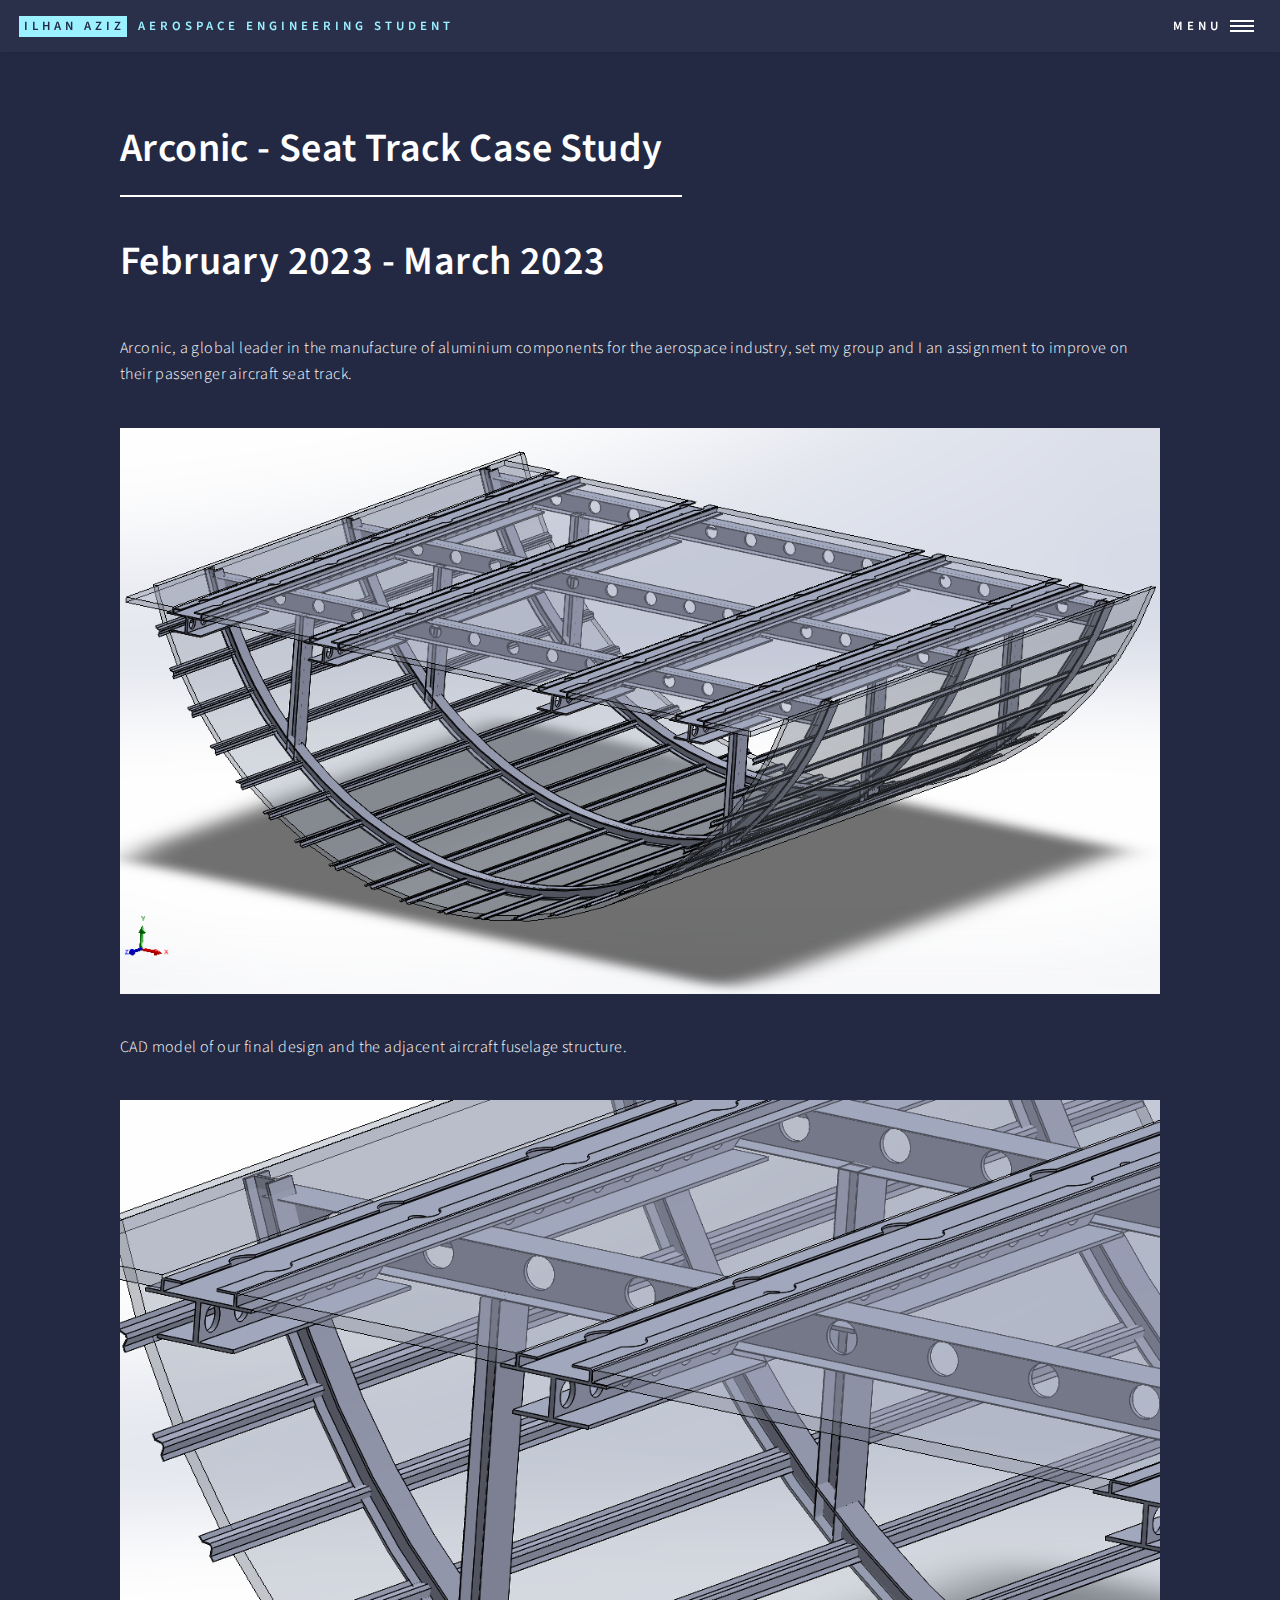
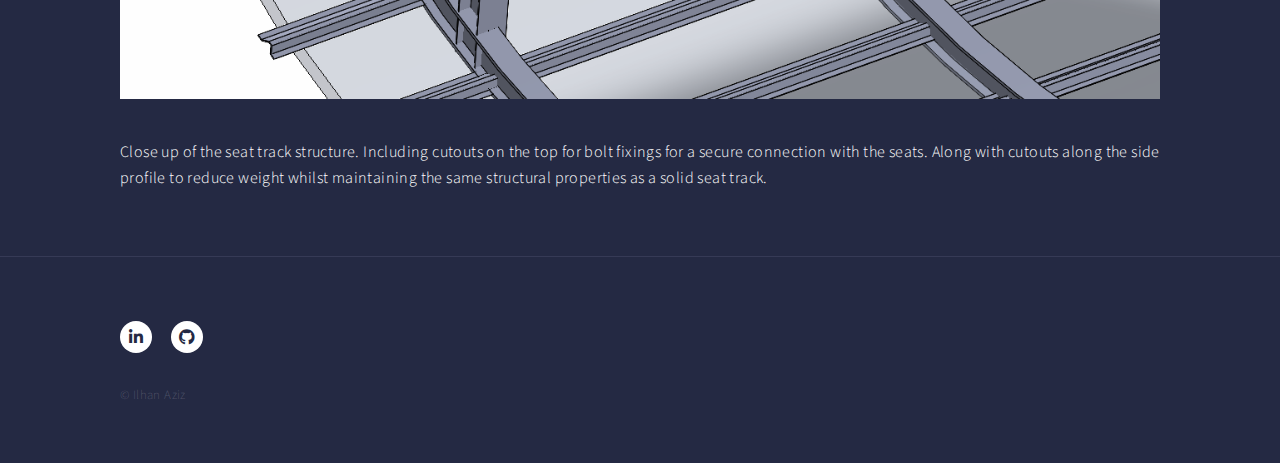
<file: ArconicSeatTrackAssignment.html>
<!DOCTYPE HTML>
<!--
	Forty by HTML5 UP
	html5up.net | @ajlkn
	Free for personal and commercial use under the CCA 3.0 license (html5up.net/license)
-->
<html>
	<head>
		<title>Arconic - Passenger Aircraft Seat Track Case Study</title>
		<meta charset="utf-8" />
		<meta name="viewport" content="width=device-width, initial-scale=1, user-scalable=no" />
		<link rel="stylesheet" href="assets/css/main.css" />
		<noscript><link rel="stylesheet" href="assets/css/noscript.css" /></noscript>
	</head>
	<body class="is-preload">

		<!-- Wrapper -->
			<div id="wrapper">

				<!-- Header -->
					<header id="header">
						<a href="index.html" class="logo"><strong>Ilhan Aziz</strong> <span>Aerospace Engineering Student</span></a>
						<nav>
							<a href="#menu">Menu</a>
						</nav>
					</header>

				<!-- Menu -->
					<nav id="menu">
						<ul class="links">
							<header class="minor">
							  <li><a href="index.html"><h3>Home</h3></a></li>
							</header>
							<div class="content">
								<div class="inner">
							      <header class="major">
								    <h3>Projects</h3>
							      </header>
								</div>
							</div>
							<li><a href="MetrologyofAdditivelyManufacturedCubeSatMirrorsProject.html">Metrology of Additively Manufactured CubeSat Mirrors Project</a></li>
							<li><a href="WindTurbineProject.html">Offshore Wind Turbine Project</a></li>
							<li><a href="Rear%20Wing%20Redesign.html">Formula Student - Rear Wing Redesign</a></li>
							<li><a href="CompositesManufacturing.html">Formula Student - Composites Manufacturing</a></li>
							<li><a href="ArconicSeatTrackAssignment.html">Arconic - Seat Track Case Study</a></li>
							<li><a href="AuroraRecoveryStuff.html">Aurora Initiative - Stage Separation Mechanism</a></li>
							<li><a href="PressureDistribution_SymmetricalAerofoil.html">Aerofoil Pressure Distribution - Lab Report</a></li>
							<li><a href="FSNosecone&SidepodDev.html">Formula Student - Nosecone & Sidepods Simulation</a></li>
							<li><a href="FSAssociate.html">Formula Student - Drag Reduction System</a></li>
							<li><a href="GCSE%20Multi-Games%20Project.html">GCSE Multi-Games Project</a></li>
					</nav>

				<!-- Main -->
					<div id="main" class="alt">

						<!-- One -->
							<section id="one">
								<div class="inner">
									<header class="major">
										<h1>Arconic - Seat Track Case Study</h1>
									</header>
									<header class="minor">
										<h1>February 2023 - March 2023</h1>
									</header>
									<p>Arconic, a global leader in the manufacture of aluminium components for the aerospace industry, set my group and I an assignment to improve on their passenger aircraft seat track.</p>
									<span class="image main"><img src="images/Arconic_1.png" alt="" /></span>
									<p>CAD model of our final design and the adjacent aircraft fuselage structure.</p>
									<span class="image main"><img src="images/Arconic_2.png" alt="" /></span>
                                    <p>Close up of the seat track structure. Including cutouts on the top for bolt fixings for a secure connection with the seats. Along with cutouts along the side profile to reduce weight whilst maintaining the same structural properties as a solid seat track.</p>
								</div>
							</section>

					</div>

				<!-- Footer -->
					<footer id="footer">
						<div class="inner">
							<ul class="icons">
								<li><a href="https://www.linkedin.com/in/ilhan-aziz-a5a660245/" class="icon brands alt fa-linkedin-in"><span class="label">LinkedIn</span></a></li>
								<li><a href="https://github.com/Ilhan-Aziz?tab=projects" class="icon brands alt fa-github"><span class="label">GitHub</span></a></li>
							</ul>
							<ul class="copyright">
								<li>&copy; Ilhan Aziz</li>
							</ul>
						</div>
					</footer>

			</div>

		<!-- Scripts -->
			<script src="assets/js/jquery.min.js"></script>
			<script src="assets/js/jquery.scrolly.min.js"></script>
			<script src="assets/js/jquery.scrollex.min.js"></script>
			<script src="assets/js/browser.min.js"></script>
			<script src="assets/js/breakpoints.min.js"></script>
			<script src="assets/js/util.js"></script>
			<script src="assets/js/main.js"></script>

	</body>
</html>
</file>
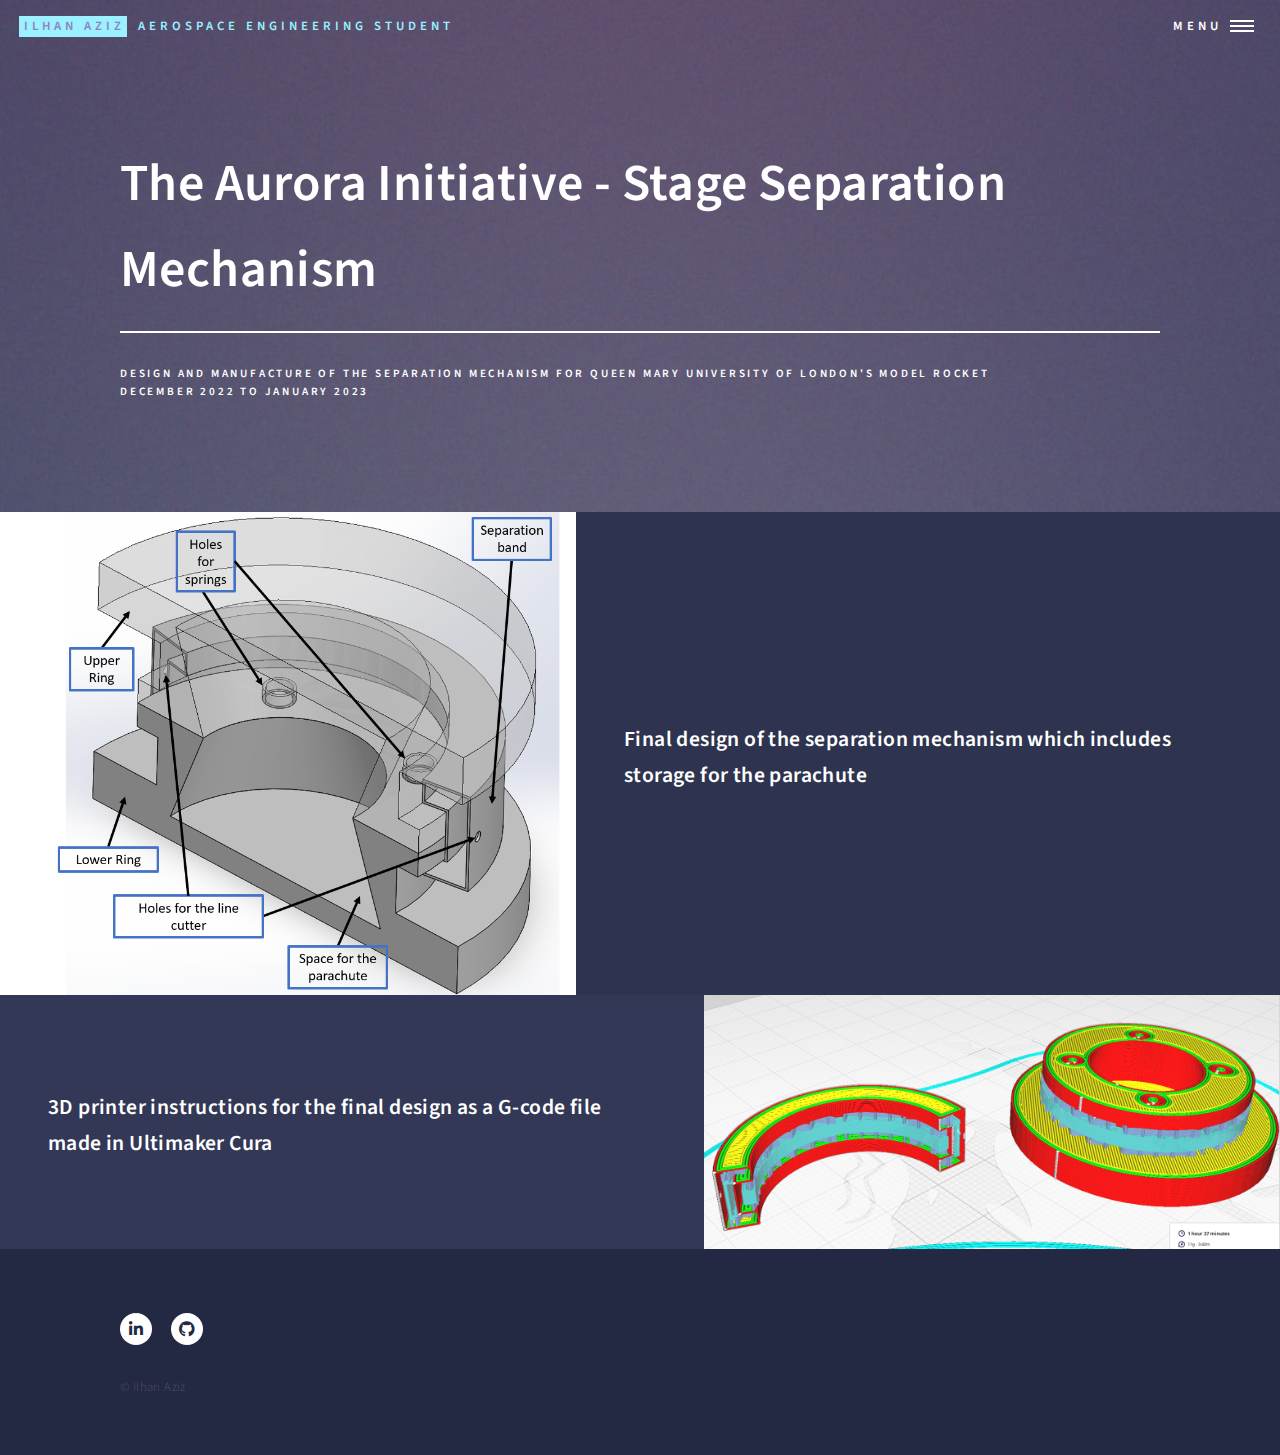
<file: AuroraRecoveryStuff.html>
<!DOCTYPE HTML>
<!--
	Forty by HTML5 UP
	html5up.net | @ajlkn
	Free for personal and commercial use under the CCA 3.0 license (html5up.net/license)
-->
<html>
	<head>
		<title>Aurora Initiative - Stage Separation Mechanism</title>
		<meta charset="utf-8" />
		<meta name="viewport" content="width=device-width, initial-scale=1, user-scalable=no" />
		<link rel="stylesheet" href="assets/css/main.css" />
		<noscript><link rel="stylesheet" href="assets/css/noscript.css" /></noscript>
	</head>
	<body class="is-preload">

		<!-- Wrapper -->
			<div id="wrapper">

				<!-- Header -->
				<!-- Note: The "styleN" class below should match that of the banner element. -->
					<header id="header" class="alt style2">
						<a href="index.html" class="logo"><strong>Ilhan Aziz</strong> <span>Aerospace Engineering Student</span></a>
						<nav>
							<a href="#menu">Menu</a>
						</nav>
					</header>

				<!-- Menu -->
					<nav id="menu">
						<ul class="links">
							<header class="minor">
							  <li><a href="index.html"><h3>Home</h3></a></li>
							</header>
							<div class="content">
								<div class="inner">
							      <header class="major">
								    <h3>Projects</h3>
							      </header>
								</div>
							</div>
							<li><a href="MetrologyofAdditivelyManufacturedCubeSatMirrorsProject.html">Metrology of Additively Manufactured CubeSat Mirrors Project</a></li>
							<li><a href="WindTurbineProject.html">Offshore Wind Turbine Project</a></li>
							<li><a href="Rear%20Wing%20Redesign.html">Formula Student - Rear Wing Redesign</a></li>
							<li><a href="CompositesManufacturing.html">Formula Student - Composites Manufacturing</a></li>
							<li><a href="ArconicSeatTrackAssignment.html">Arconic - Seat Track Case Study</a></li>
							<li><a href="AuroraRecoveryStuff.html">Aurora Initiative - Stage Separation Mechanism</a></li>
							<li><a href="PressureDistribution_SymmetricalAerofoil.html">Aerofoil Pressure Distribution - Lab Report</a></li>
							<li><a href="FSNosecone&SidepodDev.html">Formula Student - Nosecone & Sidepods Simulation</a></li>
							<li><a href="FSAssociate.html">Formula Student - Drag Reduction System</a></li>
							<li><a href="GCSE%20Multi-Games%20Project.html">GCSE Multi-Games Project</a></li>
					</nav>

				<!-- Banner -->
				<!-- Note: The "styleN" class below should match that of the header element. -->
					<section id="banner" class="style2">
						<div class="inner">
							<span class="image">
								<img src="images/pic11.jpg" alt="" />
							</span>
							<header class="major">
								<h1>The Aurora Initiative - Stage Separation Mechanism</h1>
							</header>
							<div class="content">
								<p>Design and manufacture of the separation mechanism for Queen Mary University of London's model rocket<br>
								December 2022 to January 2023</p>
							</div>
						</div>
					</section>

				<!-- Main -->
					<div id="main">



						<!-- Two -->
							<section id="two" class="spotlights">
								<section>
									<a href="AuroraRecoveryStuff.html" class="image">
										<img src="images/Aurora_1.png" alt="" data-position="center center" />
									</a>
									<div class="content">
										<div class="inner">
											<header class="minor">
												<h3>Final design of the separation mechanism which includes storage for the parachute</h3>
											</header>

										</div>
									</div>
								</section>
								<section>
									<a href="AuroraRecoveryStuff.html" class="image">
										<img src="images/Aurora_2.png" alt="" data-position="top center" />
									</a>
									<div class="content">
										<div class="inner">
											<header class="minor">
												<h3>3D printer instructions for the final design as a G-code file made in Ultimaker Cura</h3>
											</header>


										</div>
									</div>
								</section>
								<section>
							</section>



					</div>

				<!-- Footer -->
					<footer id="footer">
						<div class="inner">
							<ul class="icons">
								<li><a href="https://www.linkedin.com/in/ilhan-aziz-a5a660245/" class="icon brands alt fa-linkedin-in"><span class="label">LinkedIn</span></a></li>
								<li><a href="https://github.com/Ilhan-Aziz?tab=projects" class="icon brands alt fa-github"><span class="label">GitHub</span></a></li>
							</ul>
							<ul class="copyright">
								<li>&copy; Ilhan Aziz</li>
							</ul>
						</div>
					</footer>

			</div>

		<!-- Scripts -->
			<script src="assets/js/jquery.min.js"></script>
			<script src="assets/js/jquery.scrolly.min.js"></script>
			<script src="assets/js/jquery.scrollex.min.js"></script>
			<script src="assets/js/browser.min.js"></script>
			<script src="assets/js/breakpoints.min.js"></script>
			<script src="assets/js/util.js"></script>
			<script src="assets/js/main.js"></script>

	</body>
</html>
</file>
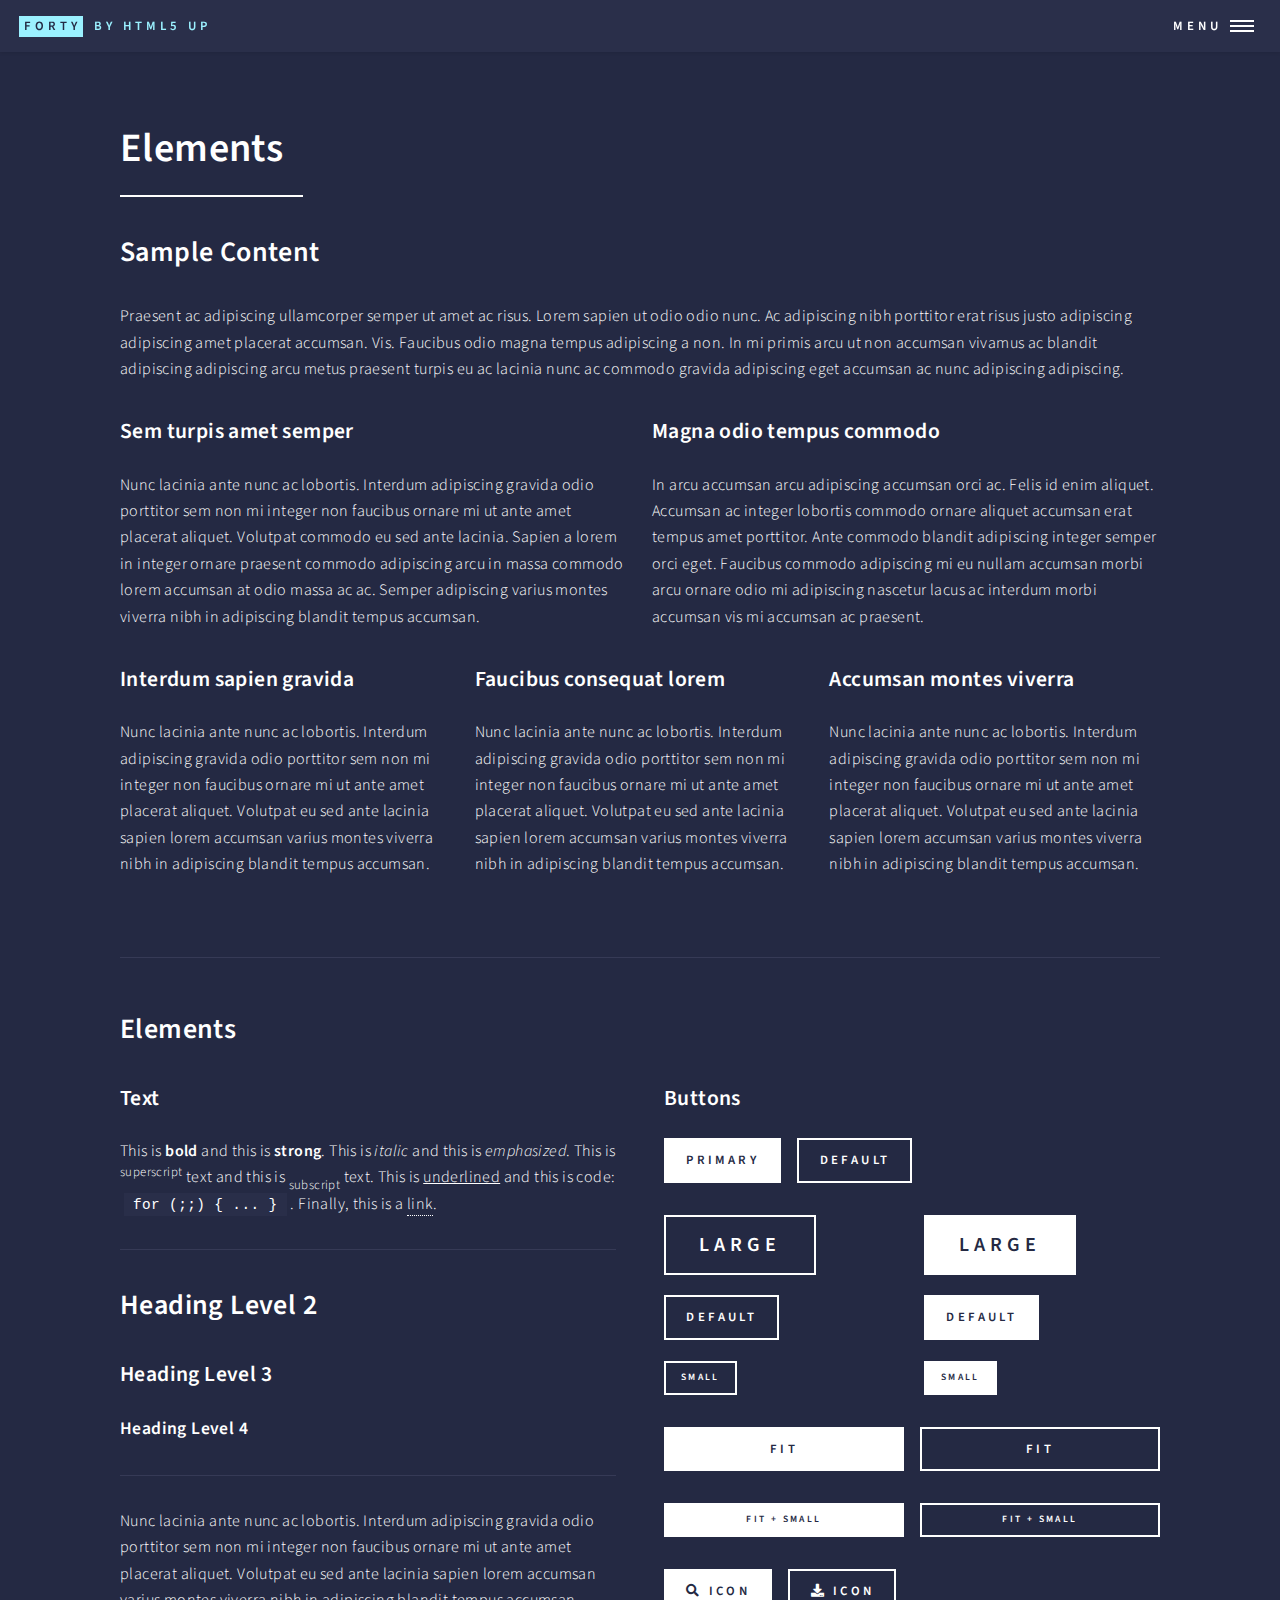
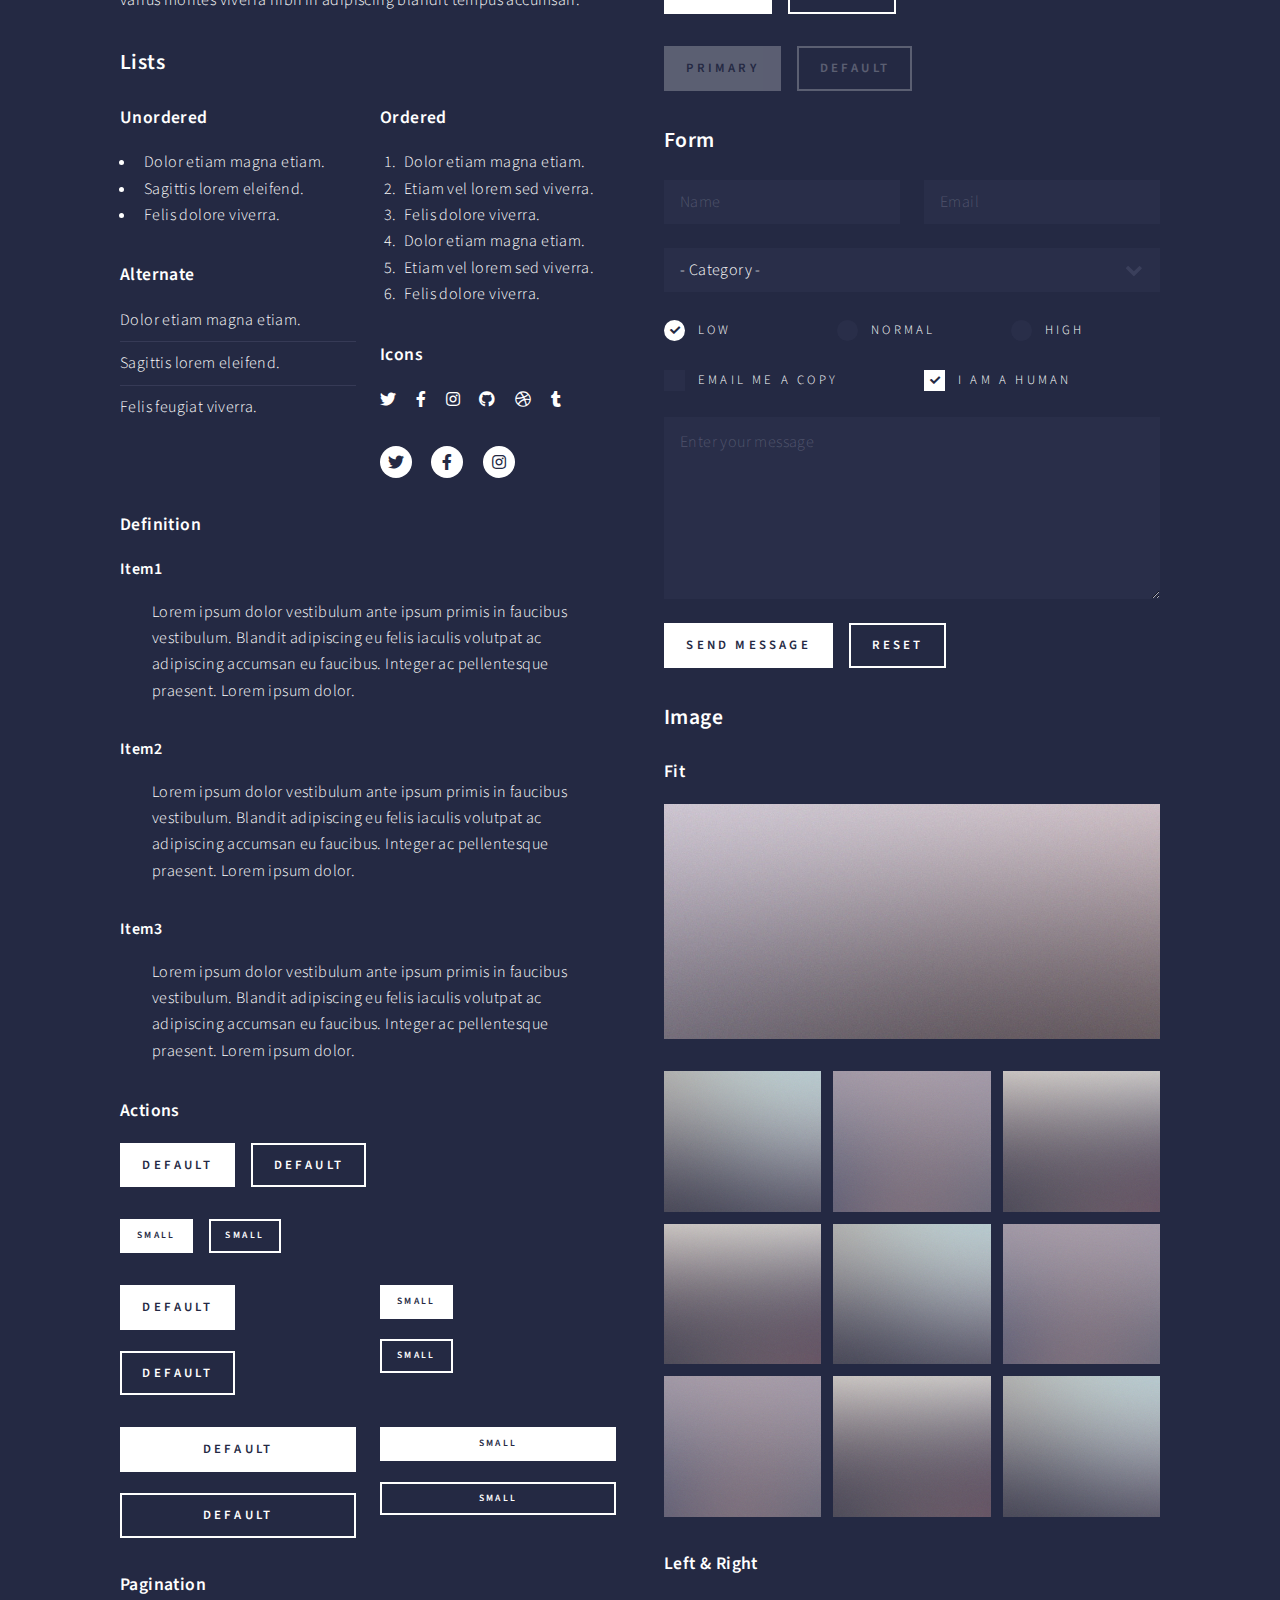
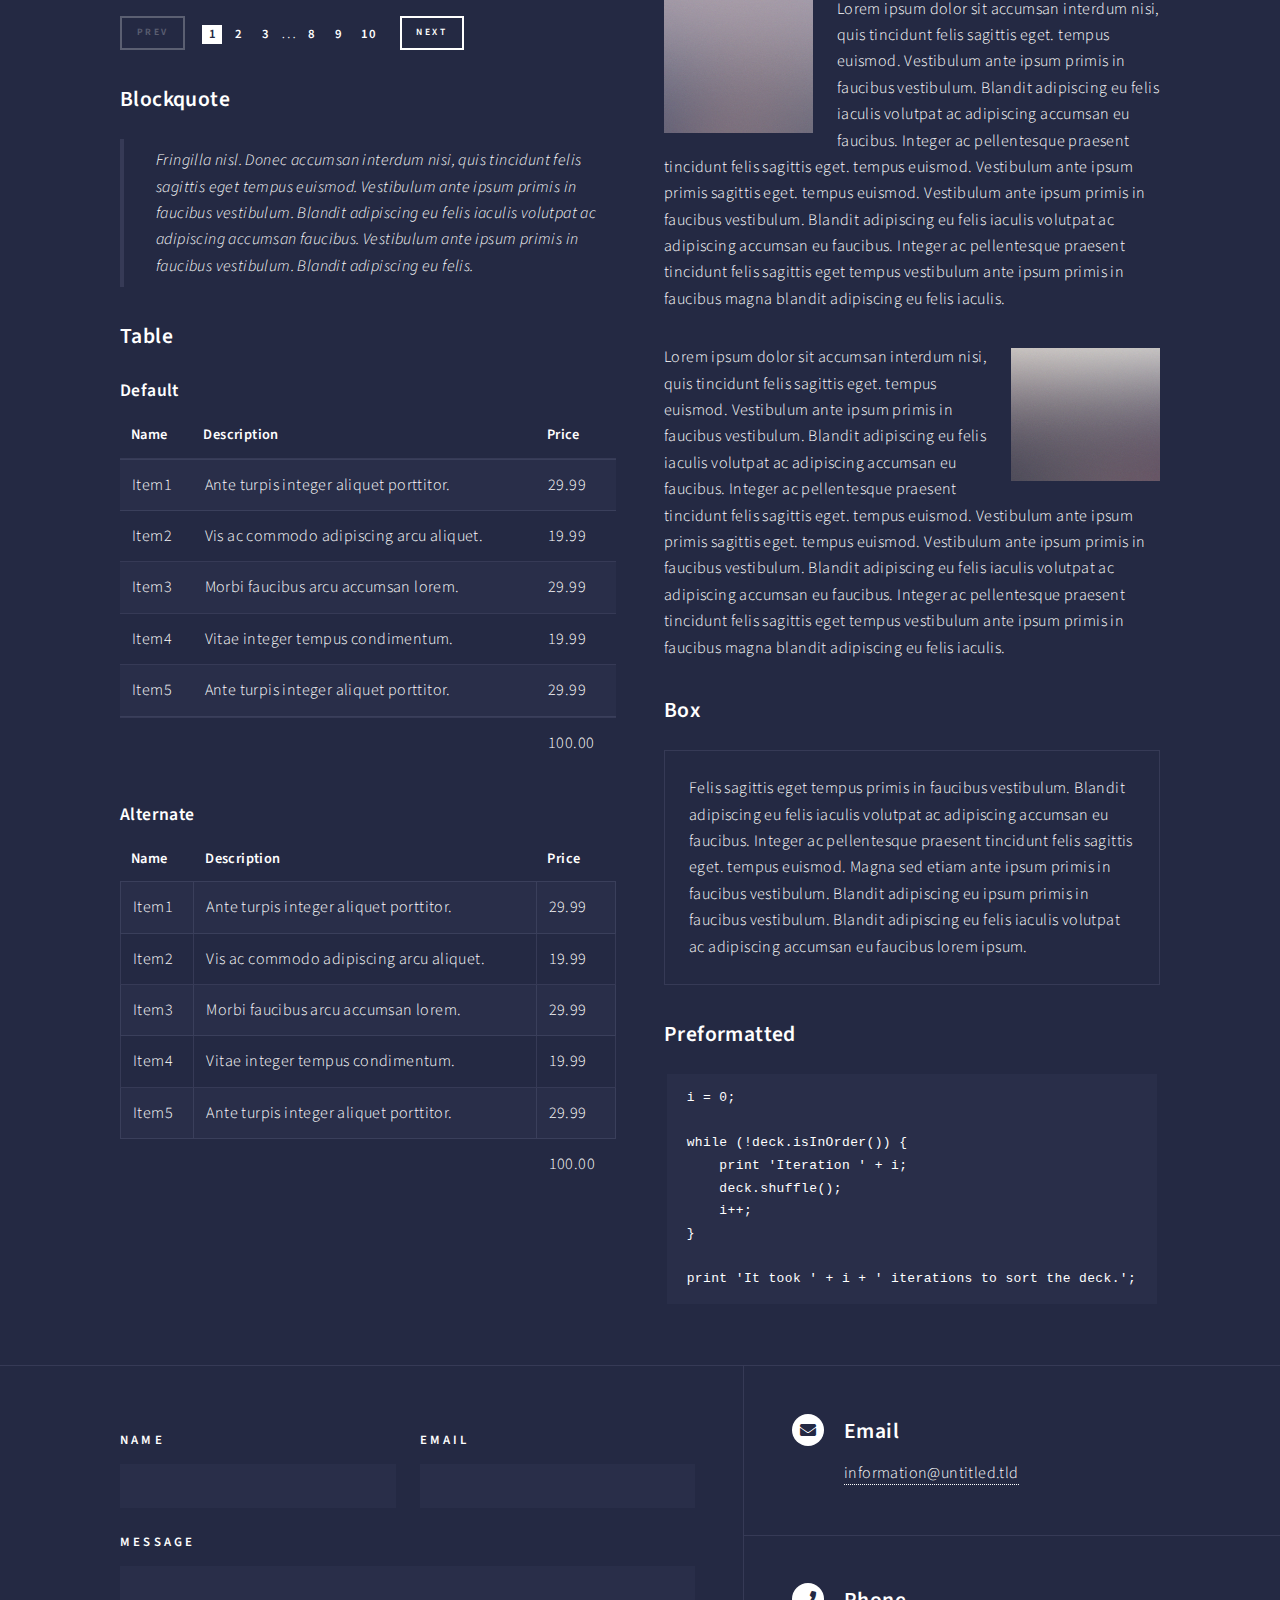
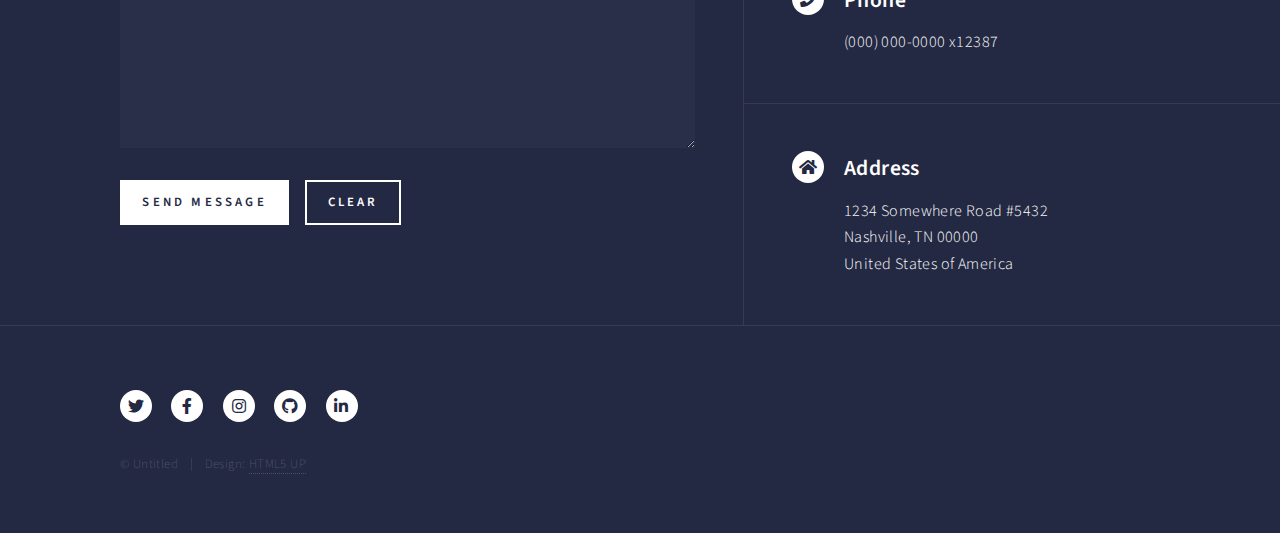
<file: ElementsTemplate.html>
<!DOCTYPE HTML>
<!--
	Forty by HTML5 UP
	html5up.net | @ajlkn
	Free for personal and commercial use under the CCA 3.0 license (html5up.net/license)
-->
<html>
	<head>
		<title>Elements - Forty by HTML5 UP</title>
		<meta charset="utf-8" />
		<meta name="viewport" content="width=device-width, initial-scale=1, user-scalable=no" />
		<link rel="stylesheet" href="assets/css/main.css" />
		<noscript><link rel="stylesheet" href="assets/css/noscript.css" /></noscript>
	</head>
	<body class="is-preload">

		<!-- Wrapper -->
			<div id="wrapper">

				<!-- Header -->
					<header id="header">
						<a href="index.html" class="logo"><strong>Forty</strong> <span>by HTML5 UP</span></a>
						<nav>
							<a href="#menu">Menu</a>
						</nav>
					</header>

				<!-- Menu -->
					<nav id="menu">
						<ul class="links">
							<li><a href="index.html">Home</a></li>
							<li><a href="Past%20Projects.html">Landing</a></li>
							<li><a href="Current%20Projects.html">Generic</a></li>
							<li><a href="ElementsTemplate.html">Elements</a></li>
						</ul>
						<ul class="actions stacked">
							<li><a href="#" class="button primary fit">Get Started</a></li>
							<li><a href="#" class="button fit">Log In</a></li>
						</ul>
					</nav>

				<!-- Main -->
					<div id="main" class="alt">

						<!-- One -->
							<section id="one">
								<div class="inner">
									<header class="major">
										<h1>Elements</h1>
									</header>

									<!-- Content -->
										<h2 id="content">Sample Content</h2>
										<p>Praesent ac adipiscing ullamcorper semper ut amet ac risus. Lorem sapien ut odio odio nunc. Ac adipiscing nibh porttitor erat risus justo adipiscing adipiscing amet placerat accumsan. Vis. Faucibus odio magna tempus adipiscing a non. In mi primis arcu ut non accumsan vivamus ac blandit adipiscing adipiscing arcu metus praesent turpis eu ac lacinia nunc ac commodo gravida adipiscing eget accumsan ac nunc adipiscing adipiscing.</p>
										<div class="row">
											<div class="col-6 col-12-small">
												<h3>Sem turpis amet semper</h3>
												<p>Nunc lacinia ante nunc ac lobortis. Interdum adipiscing gravida odio porttitor sem non mi integer non faucibus ornare mi ut ante amet placerat aliquet. Volutpat commodo eu sed ante lacinia. Sapien a lorem in integer ornare praesent commodo adipiscing arcu in massa commodo lorem accumsan at odio massa ac ac. Semper adipiscing varius montes viverra nibh in adipiscing blandit tempus accumsan.</p>
											</div>
											<div class="col-6 col-12-small">
												<h3>Magna odio tempus commodo</h3>
												<p>In arcu accumsan arcu adipiscing accumsan orci ac. Felis id enim aliquet. Accumsan ac integer lobortis commodo ornare aliquet accumsan erat tempus amet porttitor. Ante commodo blandit adipiscing integer semper orci eget. Faucibus commodo adipiscing mi eu nullam accumsan morbi arcu ornare odio mi adipiscing nascetur lacus ac interdum morbi accumsan vis mi accumsan ac praesent.</p>
											</div>
											<!-- Break -->
											<div class="col-4 col-12-medium">
												<h3>Interdum sapien gravida</h3>
												<p>Nunc lacinia ante nunc ac lobortis. Interdum adipiscing gravida odio porttitor sem non mi integer non faucibus ornare mi ut ante amet placerat aliquet. Volutpat eu sed ante lacinia sapien lorem accumsan varius montes viverra nibh in adipiscing blandit tempus accumsan.</p>
											</div>
											<div class="col-4 col-12-medium">
												<h3>Faucibus consequat lorem</h3>
												<p>Nunc lacinia ante nunc ac lobortis. Interdum adipiscing gravida odio porttitor sem non mi integer non faucibus ornare mi ut ante amet placerat aliquet. Volutpat eu sed ante lacinia sapien lorem accumsan varius montes viverra nibh in adipiscing blandit tempus accumsan.</p>
											</div>
											<div class="col-4 col-12-medium">
												<h3>Accumsan montes viverra</h3>
												<p>Nunc lacinia ante nunc ac lobortis. Interdum adipiscing gravida odio porttitor sem non mi integer non faucibus ornare mi ut ante amet placerat aliquet. Volutpat eu sed ante lacinia sapien lorem accumsan varius montes viverra nibh in adipiscing blandit tempus accumsan.</p>
											</div>
										</div>

									<hr class="major" />

									<!-- Elements -->
										<h2 id="elements">Elements</h2>
										<div class="row gtr-200">
											<div class="col-6 col-12-medium">

												<!-- Text stuff -->
													<h3>Text</h3>
													<p>This is <b>bold</b> and this is <strong>strong</strong>. This is <i>italic</i> and this is <em>emphasized</em>.
													This is <sup>superscript</sup> text and this is <sub>subscript</sub> text.
													This is <u>underlined</u> and this is code: <code>for (;;) { ... }</code>.
													Finally, this is a <a href="#">link</a>.</p>
													<hr />
													<h2>Heading Level 2</h2>
													<h3>Heading Level 3</h3>
													<h4>Heading Level 4</h4>
													<hr />
													<p>Nunc lacinia ante nunc ac lobortis. Interdum adipiscing gravida odio porttitor sem non mi integer non faucibus ornare mi ut ante amet placerat aliquet. Volutpat eu sed ante lacinia sapien lorem accumsan varius montes viverra nibh in adipiscing blandit tempus accumsan.</p>

												<!-- Lists -->
													<h3>Lists</h3>
													<div class="row">
														<div class="col-6 col-12-small">

															<h4>Unordered</h4>
															<ul>
																<li>Dolor etiam magna etiam.</li>
																<li>Sagittis lorem eleifend.</li>
																<li>Felis dolore viverra.</li>
															</ul>

															<h4>Alternate</h4>
															<ul class="alt">
																<li>Dolor etiam magna etiam.</li>
																<li>Sagittis lorem eleifend.</li>
																<li>Felis feugiat viverra.</li>
															</ul>

														</div>
														<div class="col-6 col-12-small">

															<h4>Ordered</h4>
															<ol>
																<li>Dolor etiam magna etiam.</li>
																<li>Etiam vel lorem sed viverra.</li>
																<li>Felis dolore viverra.</li>
																<li>Dolor etiam magna etiam.</li>
																<li>Etiam vel lorem sed viverra.</li>
																<li>Felis dolore viverra.</li>
															</ol>

															<h4>Icons</h4>
															<ul class="icons">
																<li><a href="#" class="icon brands fa-twitter"><span class="label">Twitter</span></a></li>
																<li><a href="#" class="icon brands fa-facebook-f"><span class="label">Facebook</span></a></li>
																<li><a href="#" class="icon brands fa-instagram"><span class="label">Instagram</span></a></li>
																<li><a href="#" class="icon brands fa-github"><span class="label">Github</span></a></li>
																<li><a href="#" class="icon brands fa-dribbble"><span class="label">Dribbble</span></a></li>
																<li><a href="#" class="icon brands fa-tumblr"><span class="label">Tumblr</span></a></li>
															</ul>
															<ul class="icons">
																<li><a href="#" class="icon brands alt fa-twitter"><span class="label">Twitter</span></a></li>
																<li><a href="#" class="icon brands alt fa-facebook-f"><span class="label">Facebook</span></a></li>
																<li><a href="#" class="icon brands alt fa-instagram"><span class="label">Instagram</span></a></li>
															</ul>

														</div>
													</div>
													<h4>Definition</h4>
													<dl>
														<dt>Item1</dt>
														<dd>
															<p>Lorem ipsum dolor vestibulum ante ipsum primis in faucibus vestibulum. Blandit adipiscing eu felis iaculis volutpat ac adipiscing accumsan eu faucibus. Integer ac pellentesque praesent. Lorem ipsum dolor.</p>
														</dd>
														<dt>Item2</dt>
														<dd>
															<p>Lorem ipsum dolor vestibulum ante ipsum primis in faucibus vestibulum. Blandit adipiscing eu felis iaculis volutpat ac adipiscing accumsan eu faucibus. Integer ac pellentesque praesent. Lorem ipsum dolor.</p>
														</dd>
														<dt>Item3</dt>
														<dd>
															<p>Lorem ipsum dolor vestibulum ante ipsum primis in faucibus vestibulum. Blandit adipiscing eu felis iaculis volutpat ac adipiscing accumsan eu faucibus. Integer ac pellentesque praesent. Lorem ipsum dolor.</p>
														</dd>
													</dl>

													<h4>Actions</h4>
													<ul class="actions">
														<li><a href="#" class="button primary">Default</a></li>
														<li><a href="#" class="button">Default</a></li>
													</ul>
													<ul class="actions small">
														<li><a href="#" class="button primary small">Small</a></li>
														<li><a href="#" class="button small">Small</a></li>
													</ul>
													<div class="row">
														<div class="col-6 col-12-small">
															<ul class="actions stacked">
																<li><a href="#" class="button primary">Default</a></li>
																<li><a href="#" class="button">Default</a></li>
															</ul>
														</div>
														<div class="col-6 col-12-small">
															<ul class="actions stacked">
																<li><a href="#" class="button primary small">Small</a></li>
																<li><a href="#" class="button small">Small</a></li>
															</ul>
														</div>
														<div class="col-6 col-12-small">
															<ul class="actions stacked">
																<li><a href="#" class="button primary fit">Default</a></li>
																<li><a href="#" class="button fit">Default</a></li>
															</ul>
														</div>
														<div class="col-6 col-12-small">
															<ul class="actions stacked">
																<li><a href="#" class="button primary small fit">Small</a></li>
																<li><a href="#" class="button small fit">Small</a></li>
															</ul>
														</div>
													</div>

													<h4>Pagination</h4>
													<ul class="pagination">
														<li><span class="button small disabled">Prev</span></li>
														<li><a href="#" class="page active">1</a></li>
														<li><a href="#" class="page">2</a></li>
														<li><a href="#" class="page">3</a></li>
														<li><span>&hellip;</span></li>
														<li><a href="#" class="page">8</a></li>
														<li><a href="#" class="page">9</a></li>
														<li><a href="#" class="page">10</a></li>
														<li><a href="#" class="button small">Next</a></li>
													</ul>

												<!-- Blockquote -->
													<h3>Blockquote</h3>
													<blockquote>Fringilla nisl. Donec accumsan interdum nisi, quis tincidunt felis sagittis eget tempus euismod. Vestibulum ante ipsum primis in faucibus vestibulum. Blandit adipiscing eu felis iaculis volutpat ac adipiscing accumsan faucibus. Vestibulum ante ipsum primis in faucibus vestibulum. Blandit adipiscing eu felis.</blockquote>

												<!-- Table -->
													<h3>Table</h3>

													<h4>Default</h4>
													<div class="table-wrapper">
														<table>
															<thead>
																<tr>
																	<th>Name</th>
																	<th>Description</th>
																	<th>Price</th>
																</tr>
															</thead>
															<tbody>
																<tr>
																	<td>Item1</td>
																	<td>Ante turpis integer aliquet porttitor.</td>
																	<td>29.99</td>
																</tr>
																<tr>
																	<td>Item2</td>
																	<td>Vis ac commodo adipiscing arcu aliquet.</td>
																	<td>19.99</td>
																</tr>
																<tr>
																	<td>Item3</td>
																	<td> Morbi faucibus arcu accumsan lorem.</td>
																	<td>29.99</td>
																</tr>
																<tr>
																	<td>Item4</td>
																	<td>Vitae integer tempus condimentum.</td>
																	<td>19.99</td>
																</tr>
																<tr>
																	<td>Item5</td>
																	<td>Ante turpis integer aliquet porttitor.</td>
																	<td>29.99</td>
																</tr>
															</tbody>
															<tfoot>
																<tr>
																	<td colspan="2"></td>
																	<td>100.00</td>
																</tr>
															</tfoot>
														</table>
													</div>

													<h4>Alternate</h4>
													<div class="table-wrapper">
														<table class="alt">
															<thead>
																<tr>
																	<th>Name</th>
																	<th>Description</th>
																	<th>Price</th>
																</tr>
															</thead>
															<tbody>
																<tr>
																	<td>Item1</td>
																	<td>Ante turpis integer aliquet porttitor.</td>
																	<td>29.99</td>
																</tr>
																<tr>
																	<td>Item2</td>
																	<td>Vis ac commodo adipiscing arcu aliquet.</td>
																	<td>19.99</td>
																</tr>
																<tr>
																	<td>Item3</td>
																	<td> Morbi faucibus arcu accumsan lorem.</td>
																	<td>29.99</td>
																</tr>
																<tr>
																	<td>Item4</td>
																	<td>Vitae integer tempus condimentum.</td>
																	<td>19.99</td>
																</tr>
																<tr>
																	<td>Item5</td>
																	<td>Ante turpis integer aliquet porttitor.</td>
																	<td>29.99</td>
																</tr>
															</tbody>
															<tfoot>
																<tr>
																	<td colspan="2"></td>
																	<td>100.00</td>
																</tr>
															</tfoot>
														</table>
													</div>

											</div>
											<div class="col-6 col-12-medium">

												<!-- Buttons -->
													<h3>Buttons</h3>
													<ul class="actions">
														<li><a href="#" class="button primary">Primary</a></li>
														<li><a href="#" class="button">Default</a></li>
													</ul>
													<div class="row">
														<div class="col-6 col-12-xsmall">
															<ul class="actions stacked">
																<li><a href="#" class="button large">Large</a></li>
																<li><a href="#" class="button">Default</a></li>
																<li><a href="#" class="button small">Small</a></li>
															</ul>
														</div>
														<div class="col-6 col-12-xsmall">
															<ul class="actions stacked">
																<li><a href="#" class="button primary large">Large</a></li>
																<li><a href="#" class="button primary">Default</a></li>
																<li><a href="#" class="button primary small">Small</a></li>
															</ul>
														</div>
													</div>
													<ul class="actions fit">
														<li><a href="#" class="button primary fit">Fit</a></li>
														<li><a href="#" class="button fit">Fit</a></li>
													</ul>
													<ul class="actions fit small">
														<li><a href="#" class="button primary fit small">Fit + Small</a></li>
														<li><a href="#" class="button fit small">Fit + Small</a></li>
													</ul>
													<ul class="actions">
														<li><a href="#" class="button primary icon solid fa-search">Icon</a></li>
														<li><a href="#" class="button icon solid fa-download">Icon</a></li>
													</ul>
													<ul class="actions">
														<li><span class="button primary disabled">Primary</span></li>
														<li><span class="button disabled">Default</span></li>
													</ul>

												<!-- Form -->
													<h3>Form</h3>

													<form method="post" action="#">
														<div class="row gtr-uniform">
															<div class="col-6 col-12-xsmall">
																<input type="text" name="demo-name" id="demo-name" value="" placeholder="Name" />
															</div>
															<div class="col-6 col-12-xsmall">
																<input type="email" name="demo-email" id="demo-email" value="" placeholder="Email" />
															</div>
															<!-- Break -->
															<div class="col-12">
																<select name="demo-category" id="demo-category">
																	<option value="">- Category -</option>
																	<option value="1">Manufacturing</option>
																	<option value="1">Shipping</option>
																	<option value="1">Administration</option>
																	<option value="1">Human Resources</option>
																</select>
															</div>
															<!-- Break -->
															<div class="col-4 col-12-small">
																<input type="radio" id="demo-priority-low" name="demo-priority" checked>
																<label for="demo-priority-low">Low</label>
															</div>
															<div class="col-4 col-12-small">
																<input type="radio" id="demo-priority-normal" name="demo-priority">
																<label for="demo-priority-normal">Normal</label>
															</div>
															<div class="col-4 col-12-small">
																<input type="radio" id="demo-priority-high" name="demo-priority">
																<label for="demo-priority-high">High</label>
															</div>
															<!-- Break -->
															<div class="col-6 col-12-small">
																<input type="checkbox" id="demo-copy" name="demo-copy">
																<label for="demo-copy">Email me a copy</label>
															</div>
															<div class="col-6 col-12-small">
																<input type="checkbox" id="demo-human" name="demo-human" checked>
																<label for="demo-human">I am a human</label>
															</div>
															<!-- Break -->
															<div class="col-12">
																<textarea name="demo-message" id="demo-message" placeholder="Enter your message" rows="6"></textarea>
															</div>
															<!-- Break -->
															<div class="col-12">
																<ul class="actions">
																	<li><input type="submit" value="Send Message" class="primary" /></li>
																	<li><input type="reset" value="Reset" /></li>
																</ul>
															</div>
														</div>
													</form>

												<!-- Image -->
													<h3>Image</h3>

													<h4>Fit</h4>
													<span class="image fit"><img src="images/pic03.jpg" alt="" /></span>
													<div class="box alt">
														<div class="row gtr-50 gtr-uniform">
															<div class="col-4"><span class="image fit"><img src="images/pic08.jpg" alt="" /></span></div>
															<div class="col-4"><span class="image fit"><img src="images/pic09.jpg" alt="" /></span></div>
															<div class="col-4"><span class="image fit"><img src="images/pic10.jpg" alt="" /></span></div>
															<!-- Break -->
															<div class="col-4"><span class="image fit"><img src="images/pic10.jpg" alt="" /></span></div>
															<div class="col-4"><span class="image fit"><img src="images/pic08.jpg" alt="" /></span></div>
															<div class="col-4"><span class="image fit"><img src="images/pic09.jpg" alt="" /></span></div>
															<!-- Break -->
															<div class="col-4"><span class="image fit"><img src="images/pic09.jpg" alt="" /></span></div>
															<div class="col-4"><span class="image fit"><img src="images/pic10.jpg" alt="" /></span></div>
															<div class="col-4"><span class="image fit"><img src="images/pic08.jpg" alt="" /></span></div>
														</div>
													</div>

													<h4>Left &amp; Right</h4>
													<p><span class="image left"><img src="images/pic09.jpg" alt="" /></span>Lorem ipsum dolor sit accumsan interdum nisi, quis tincidunt felis sagittis eget. tempus euismod. Vestibulum ante ipsum primis in faucibus vestibulum. Blandit adipiscing eu felis iaculis volutpat ac adipiscing accumsan eu faucibus. Integer ac pellentesque praesent tincidunt felis sagittis eget. tempus euismod. Vestibulum ante ipsum primis sagittis eget. tempus euismod. Vestibulum ante ipsum primis in faucibus vestibulum. Blandit adipiscing eu felis iaculis volutpat ac adipiscing accumsan eu faucibus. Integer ac pellentesque praesent tincidunt felis sagittis eget tempus vestibulum ante ipsum primis in faucibus magna blandit adipiscing eu felis iaculis.</p>
													<p><span class="image right"><img src="images/pic10.jpg" alt="" /></span>Lorem ipsum dolor sit accumsan interdum nisi, quis tincidunt felis sagittis eget. tempus euismod. Vestibulum ante ipsum primis in faucibus vestibulum. Blandit adipiscing eu felis iaculis volutpat ac adipiscing accumsan eu faucibus. Integer ac pellentesque praesent tincidunt felis sagittis eget. tempus euismod. Vestibulum ante ipsum primis sagittis eget. tempus euismod. Vestibulum ante ipsum primis in faucibus vestibulum. Blandit adipiscing eu felis iaculis volutpat ac adipiscing accumsan eu faucibus. Integer ac pellentesque praesent tincidunt felis sagittis eget tempus vestibulum ante ipsum primis in faucibus magna blandit adipiscing eu felis iaculis.</p>

												<!-- Box -->
													<h3>Box</h3>
													<div class="box">
														<p>Felis sagittis eget tempus primis in faucibus vestibulum. Blandit adipiscing eu felis iaculis volutpat ac adipiscing accumsan eu faucibus. Integer ac pellentesque praesent tincidunt felis sagittis eget. tempus euismod. Magna sed etiam ante ipsum primis in faucibus vestibulum. Blandit adipiscing eu ipsum primis in faucibus vestibulum. Blandit adipiscing eu felis iaculis volutpat ac adipiscing accumsan eu faucibus lorem ipsum.</p>
													</div>

												<!-- Preformatted Code -->
													<h3>Preformatted</h3>
													<pre><code>i = 0;

while (!deck.isInOrder()) {
    print 'Iteration ' + i;
    deck.shuffle();
    i++;
}

print 'It took ' + i + ' iterations to sort the deck.';
</code></pre>

											</div>
										</div>

								</div>
							</section>

					</div>

				<!-- Contact -->
					<section id="contact">
						<div class="inner">
							<section>
								<form method="post" action="#">
									<div class="fields">
										<div class="field half">
											<label for="name">Name</label>
											<input type="text" name="name" id="name" />
										</div>
										<div class="field half">
											<label for="email">Email</label>
											<input type="text" name="email" id="email" />
										</div>
										<div class="field">
											<label for="message">Message</label>
											<textarea name="message" id="message" rows="6"></textarea>
										</div>
									</div>
									<ul class="actions">
										<li><input type="submit" value="Send Message" class="primary" /></li>
										<li><input type="reset" value="Clear" /></li>
									</ul>
								</form>
							</section>
							<section class="split">
								<section>
									<div class="contact-method">
										<span class="icon solid alt fa-envelope"></span>
										<h3>Email</h3>
										<a href="#">information@untitled.tld</a>
									</div>
								</section>
								<section>
									<div class="contact-method">
										<span class="icon solid alt fa-phone"></span>
										<h3>Phone</h3>
										<span>(000) 000-0000 x12387</span>
									</div>
								</section>
								<section>
									<div class="contact-method">
										<span class="icon solid alt fa-home"></span>
										<h3>Address</h3>
										<span>1234 Somewhere Road #5432<br />
										Nashville, TN 00000<br />
										United States of America</span>
									</div>
								</section>
							</section>
						</div>
					</section>

				<!-- Footer -->
					<footer id="footer">
						<div class="inner">
							<ul class="icons">
								<li><a href="#" class="icon brands alt fa-twitter"><span class="label">Twitter</span></a></li>
								<li><a href="#" class="icon brands alt fa-facebook-f"><span class="label">Facebook</span></a></li>
								<li><a href="#" class="icon brands alt fa-instagram"><span class="label">Instagram</span></a></li>
								<li><a href="#" class="icon brands alt fa-github"><span class="label">GitHub</span></a></li>
								<li><a href="#" class="icon brands alt fa-linkedin-in"><span class="label">LinkedIn</span></a></li>
							</ul>
							<ul class="copyright">
								<li>&copy; Untitled</li><li>Design: <a href="https://html5up.net">HTML5 UP</a></li>
							</ul>
						</div>
					</footer>

			</div>

		<!-- Scripts -->
			<script src="assets/js/jquery.min.js"></script>
			<script src="assets/js/jquery.scrolly.min.js"></script>
			<script src="assets/js/jquery.scrollex.min.js"></script>
			<script src="assets/js/browser.min.js"></script>
			<script src="assets/js/breakpoints.min.js"></script>
			<script src="assets/js/util.js"></script>
			<script src="assets/js/main.js"></script>

	</body>
</html>
</file>
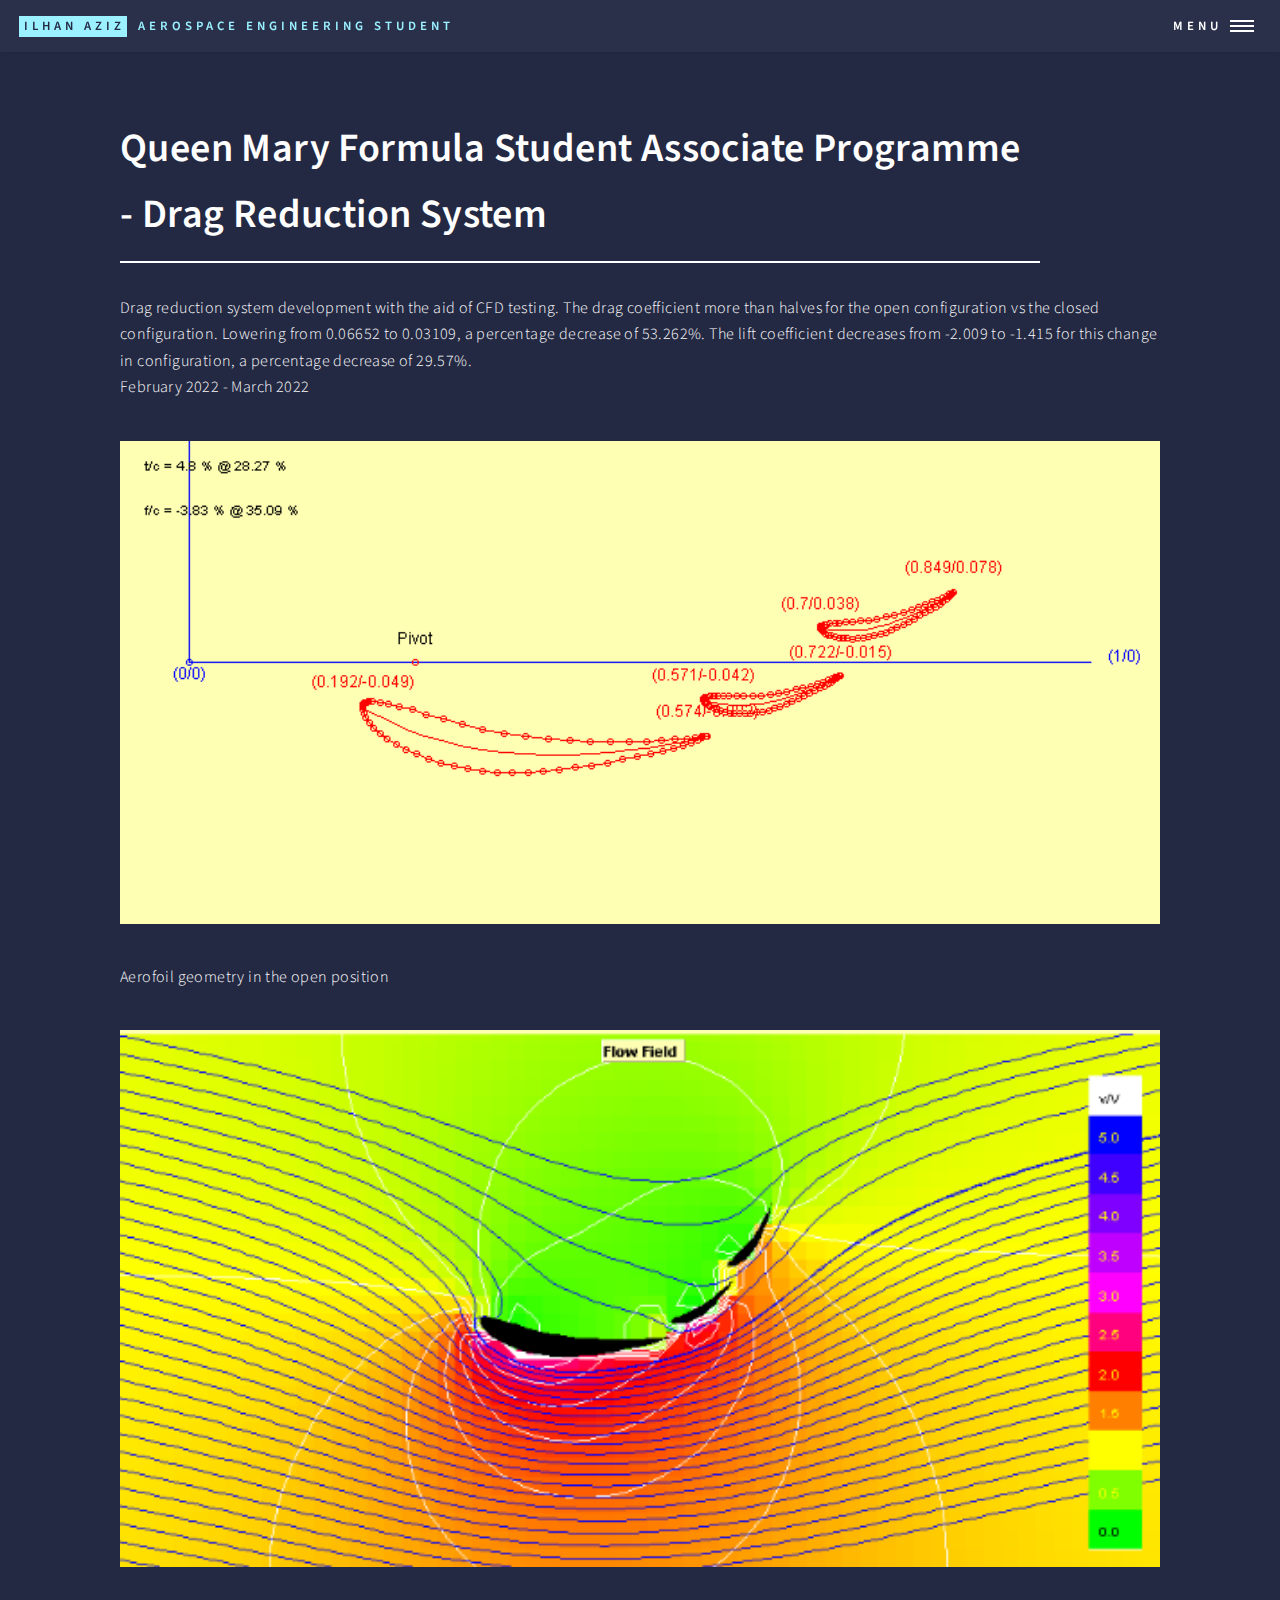
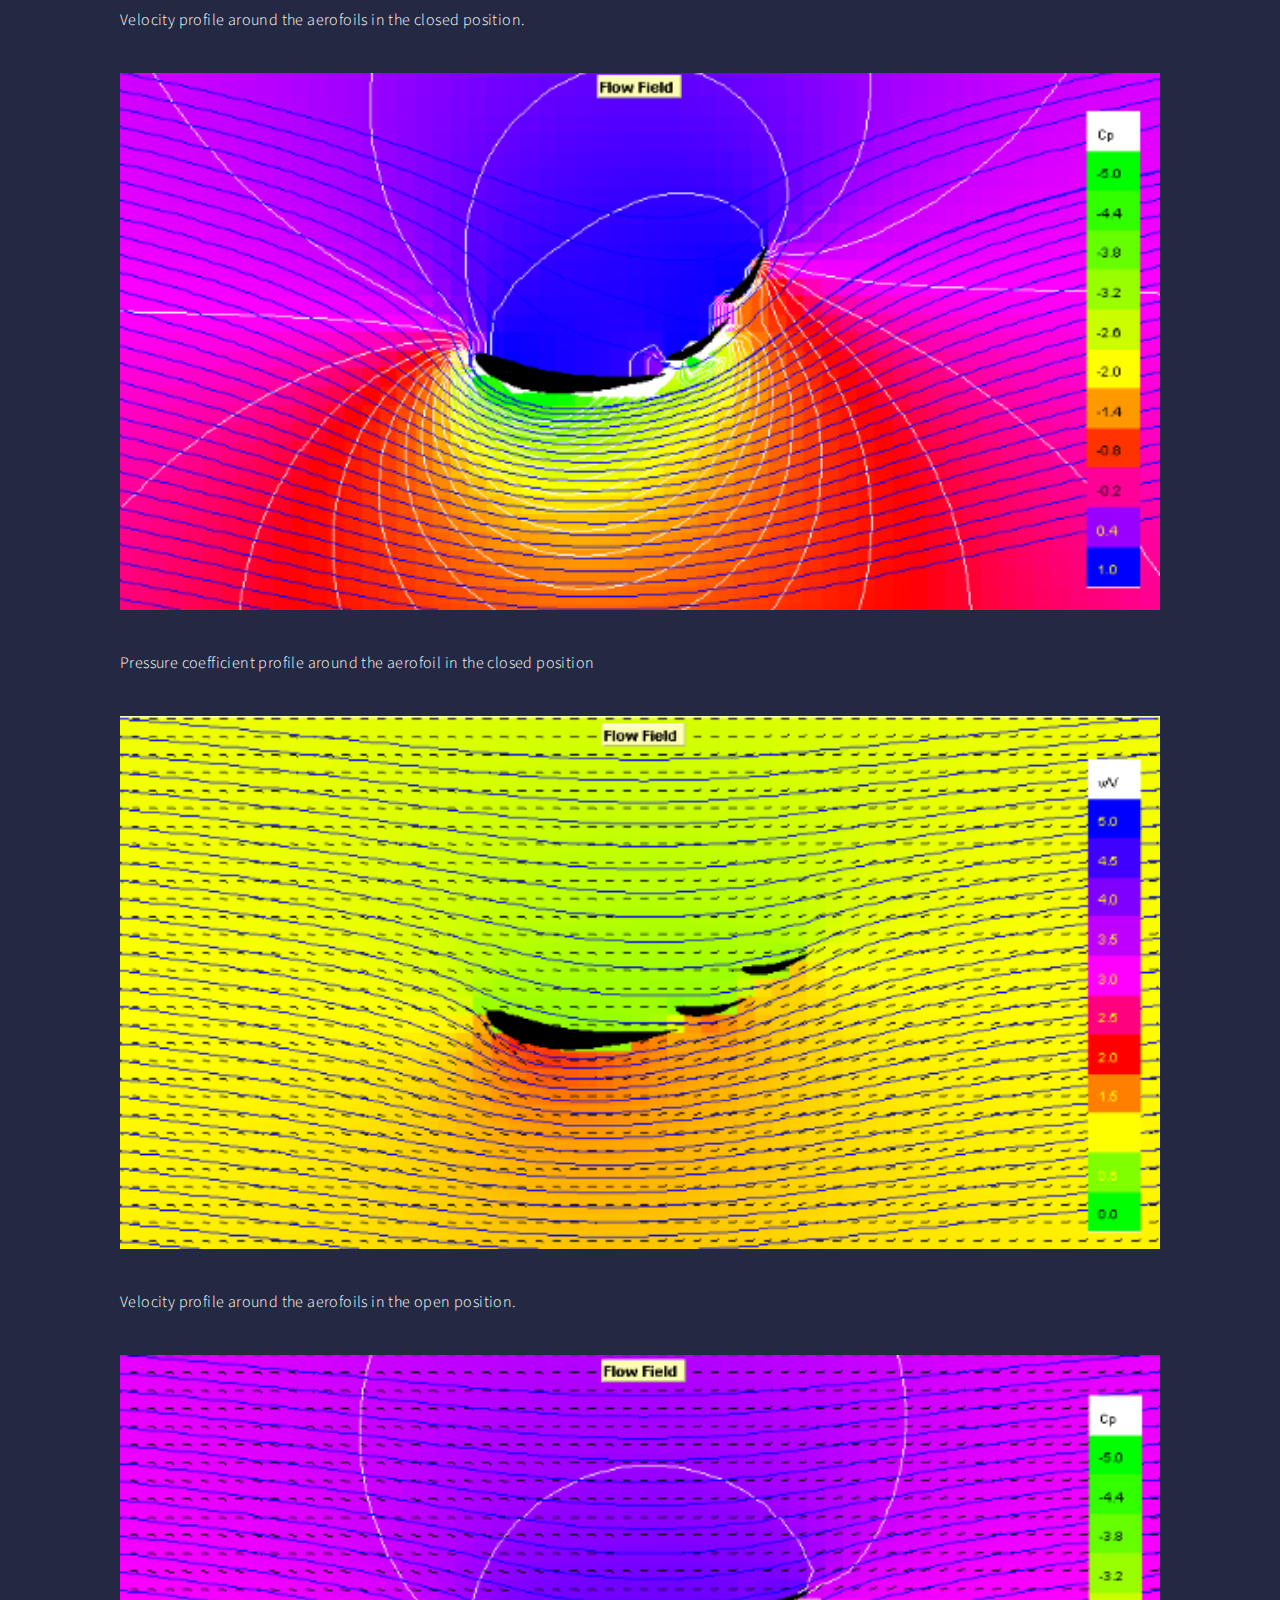
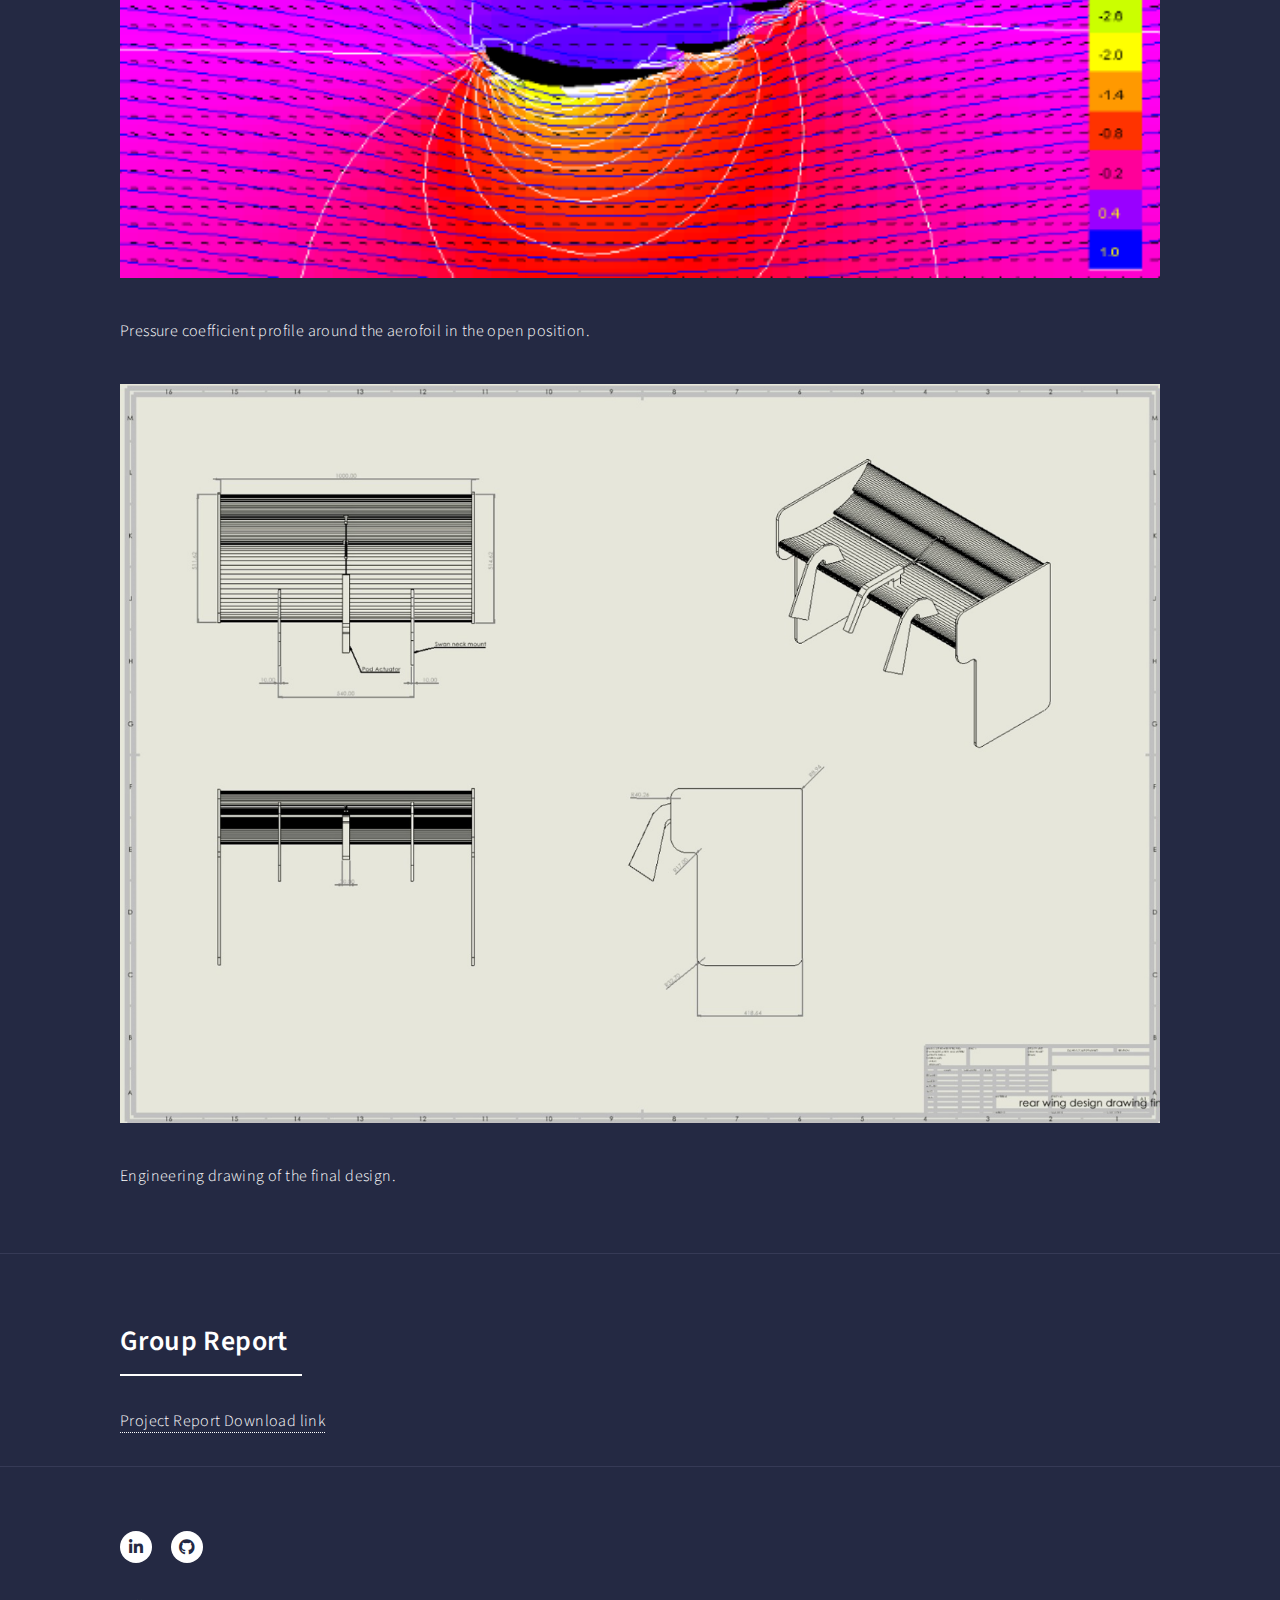
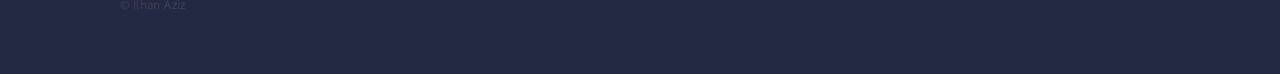
<file: FSAssociate.html>
<!DOCTYPE HTML>
<!--
	Forty by HTML5 UP
	html5up.net | @ajlkn
	Free for personal and commercial use under the CCA 3.0 license (html5up.net/license)
-->
<html>
	<head>
		<title>FS Associate</title>
		<meta charset="utf-8" />
		<meta name="viewport" content="width=device-width, initial-scale=1, user-scalable=no" />
		<link rel="stylesheet" href="assets/css/main.css" />
		<noscript><link rel="stylesheet" href="assets/css/noscript.css" /></noscript>
	</head>
	<body class="is-preload">

		<!-- Wrapper -->
			<div id="wrapper">

				<!-- Header -->
					<header id="header">
						<a href="index.html" class="logo"><strong>Ilhan Aziz</strong> <span>Aerospace Engineering Student</span></a>
						<nav>
							<a href="#menu">Menu</a>
						</nav>
					</header>

				<!-- Menu -->
					<nav id="menu">
						<ul class="links">
							<header class="minor">
							  <li><a href="index.html"><h3>Home</h3></a></li>
							</header>
							<div class="content">
								<div class="inner">
							      <header class="major">
								    <h3>Projects</h3>
							      </header>
								</div>
							</div>
							<li><a href="MetrologyofAdditivelyManufacturedCubeSatMirrorsProject.html">Metrology of Additively Manufactured CubeSat Mirrors Project</a></li>
							<li><a href="WindTurbineProject.html">Offshore Wind Turbine Project</a></li>
							<li><a href="Rear%20Wing%20Redesign.html">Formula Student - Rear Wing Redesign</a></li>
							<li><a href="CompositesManufacturing.html">Formula Student - Composites Manufacturing</a></li>
							<li><a href="ArconicSeatTrackAssignment.html">Arconic - Seat Track Case Study</a></li>
							<li><a href="AuroraRecoveryStuff.html">Aurora Initiative - Stage Separation Mechanism</a></li>
							<li><a href="PressureDistribution_SymmetricalAerofoil.html">Aerofoil Pressure Distribution - Lab Report</a></li>
							<li><a href="FSNosecone&SidepodDev.html">Formula Student - Nosecone & Sidepods Simulation</a></li>
							<li><a href="FSAssociate.html">Formula Student - Drag Reduction System</a></li>
							<li><a href="GCSE%20Multi-Games%20Project.html">GCSE Multi-Games Project</a></li>
					</nav>

				<!-- Main -->
					<div id="main" class="alt">

						<!-- One -->
							<section id="one">
								<div class="inner">
									<header class="major">
										<h1>Queen Mary Formula Student Associate Programme<br>
											- Drag Reduction System</h1>
									</header>
									<p>Drag reduction system development with the aid of CFD testing. The drag coefficient more than halves for the open configuration vs the closed configuration. Lowering from 0.06652 to 0.03109, a percentage decrease of 53.262%. The lift coefficient decreases from -2.009 to -1.415 for this change in configuration, a percentage decrease of 29.57%. <br>
									February 2022 - March 2022</p>
									<span class="image main"><img src="images/FSA_1.png" alt="" /></span>
									<p>Aerofoil geometry in the open position</p>
									<span class="image main"><img src="images/FSA_2.png" alt="" /></span>
									<p>Velocity profile around the aerofoils in the closed position.</p>
								    <span class="image main"><img src="images/FSA_3.png" alt="" /></span>
									<p>Pressure coefficient profile around the aerofoil in the closed position</p>
									<span class="image main"><img src="images/FSA_4.png" alt="" /></span>
									<p>Velocity profile around the aerofoils in the open position.</p>
									<span class="image main"><img src="images/FSA_5.png" alt="" /></span>
									<p>Pressure coefficient profile around the aerofoil in the open position.</p>
									<span class="image main"><img src="images/FSA_6.png" alt="" /></span>
									<p>Engineering drawing of the final design.<p>
								</div>
							</section>

						    <section id="two">
								<div class="inner">
									<header class="major">
										<h2>Group Report</h2>
									</header>
									<a href="images/IlhanAzizDRS_GroupReport.pdf" download="IlhanAzizDRS_GroupReport">Project Report Download link</a>

								</div>
							</section>

					</div>



				<!-- Footer -->
					<footer id="footer">
						<div class="inner">
							<ul class="icons">
								<li><a href="https://www.linkedin.com/in/ilhan-aziz-a5a660245/" class="icon brands alt fa-linkedin-in"><span class="label">LinkedIn</span></a></li>
								<li><a href="https://github.com/Ilhan-Aziz?tab=projects" class="icon brands alt fa-github"><span class="label">GitHub</span></a></li>
							</ul>
							<ul class="copyright">
								<li>&copy; Ilhan Aziz</li>
							</ul>
						</div>
					</footer>

			</div>

		<!-- Scripts -->
			<script src="assets/js/jquery.min.js"></script>
			<script src="assets/js/jquery.scrolly.min.js"></script>
			<script src="assets/js/jquery.scrollex.min.js"></script>
			<script src="assets/js/browser.min.js"></script>
			<script src="assets/js/breakpoints.min.js"></script>
			<script src="assets/js/util.js"></script>
			<script src="assets/js/main.js"></script>

	</body>
</html>
</file>
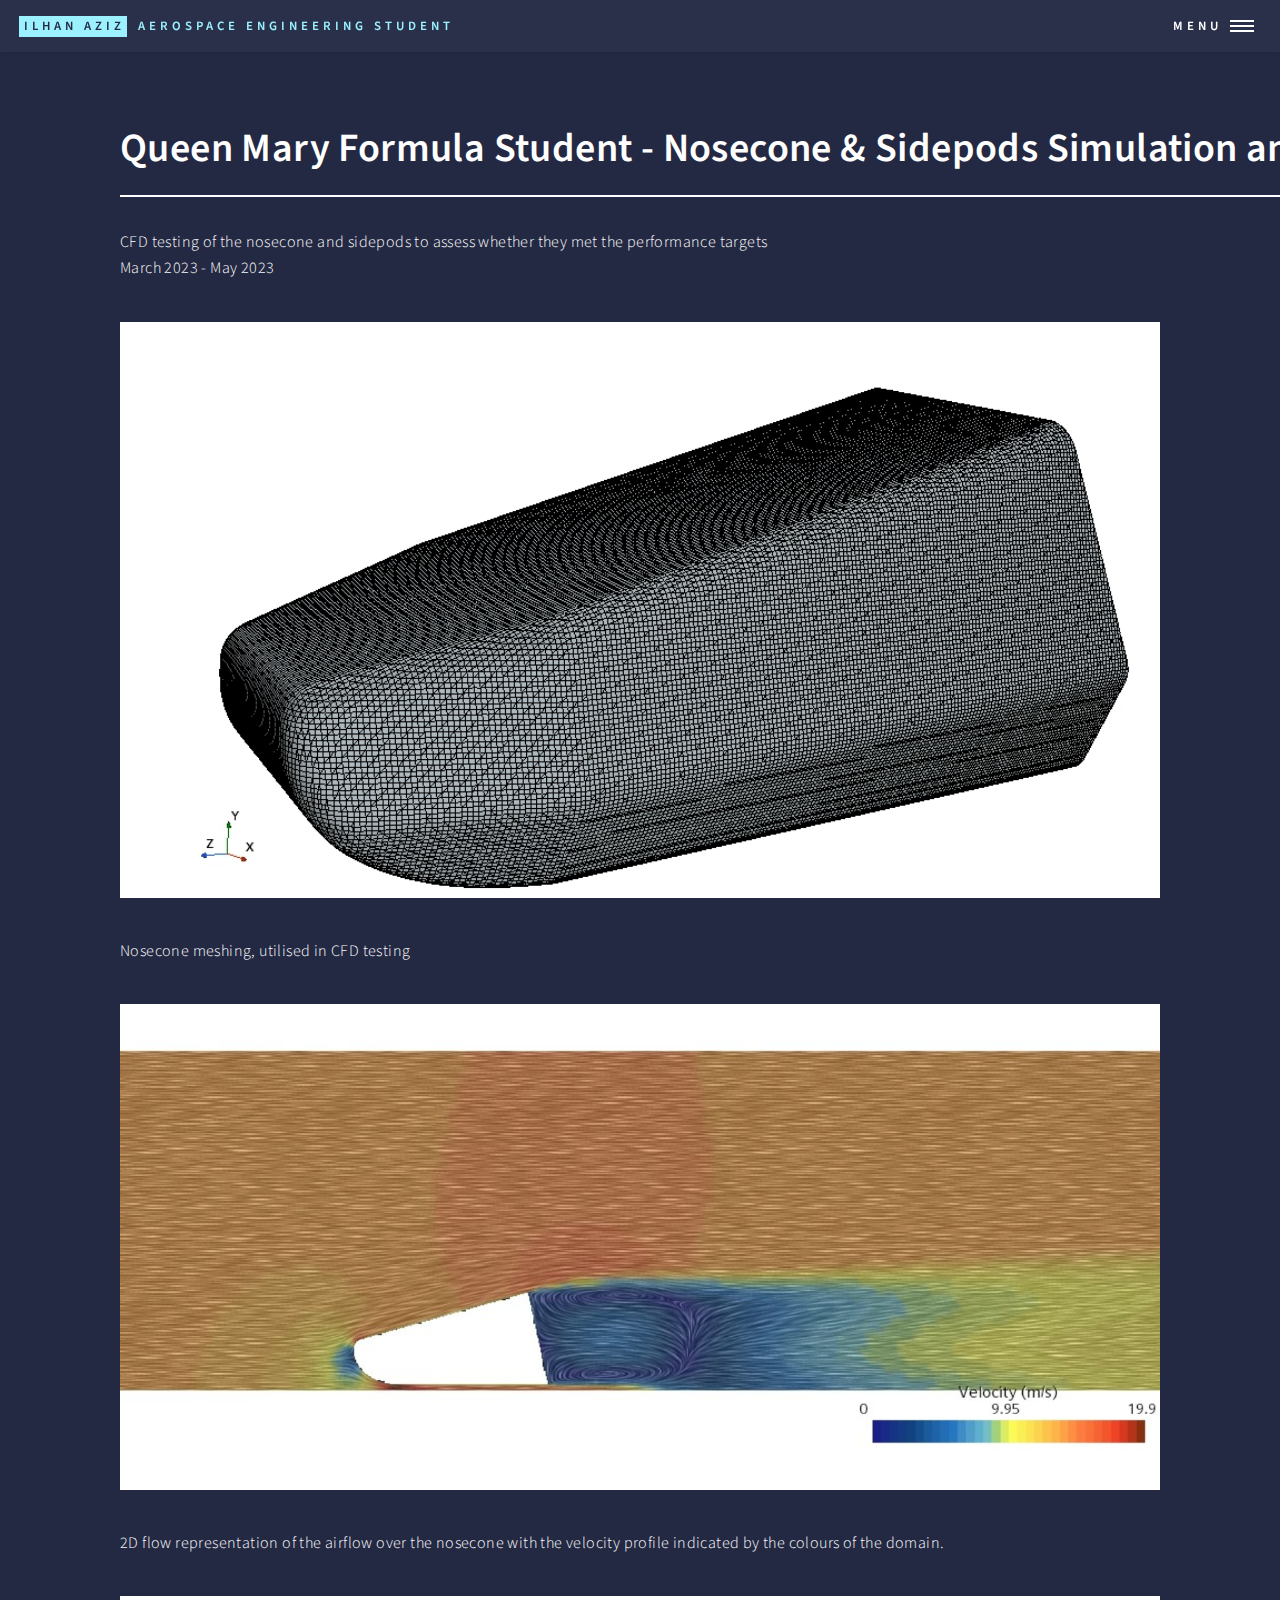
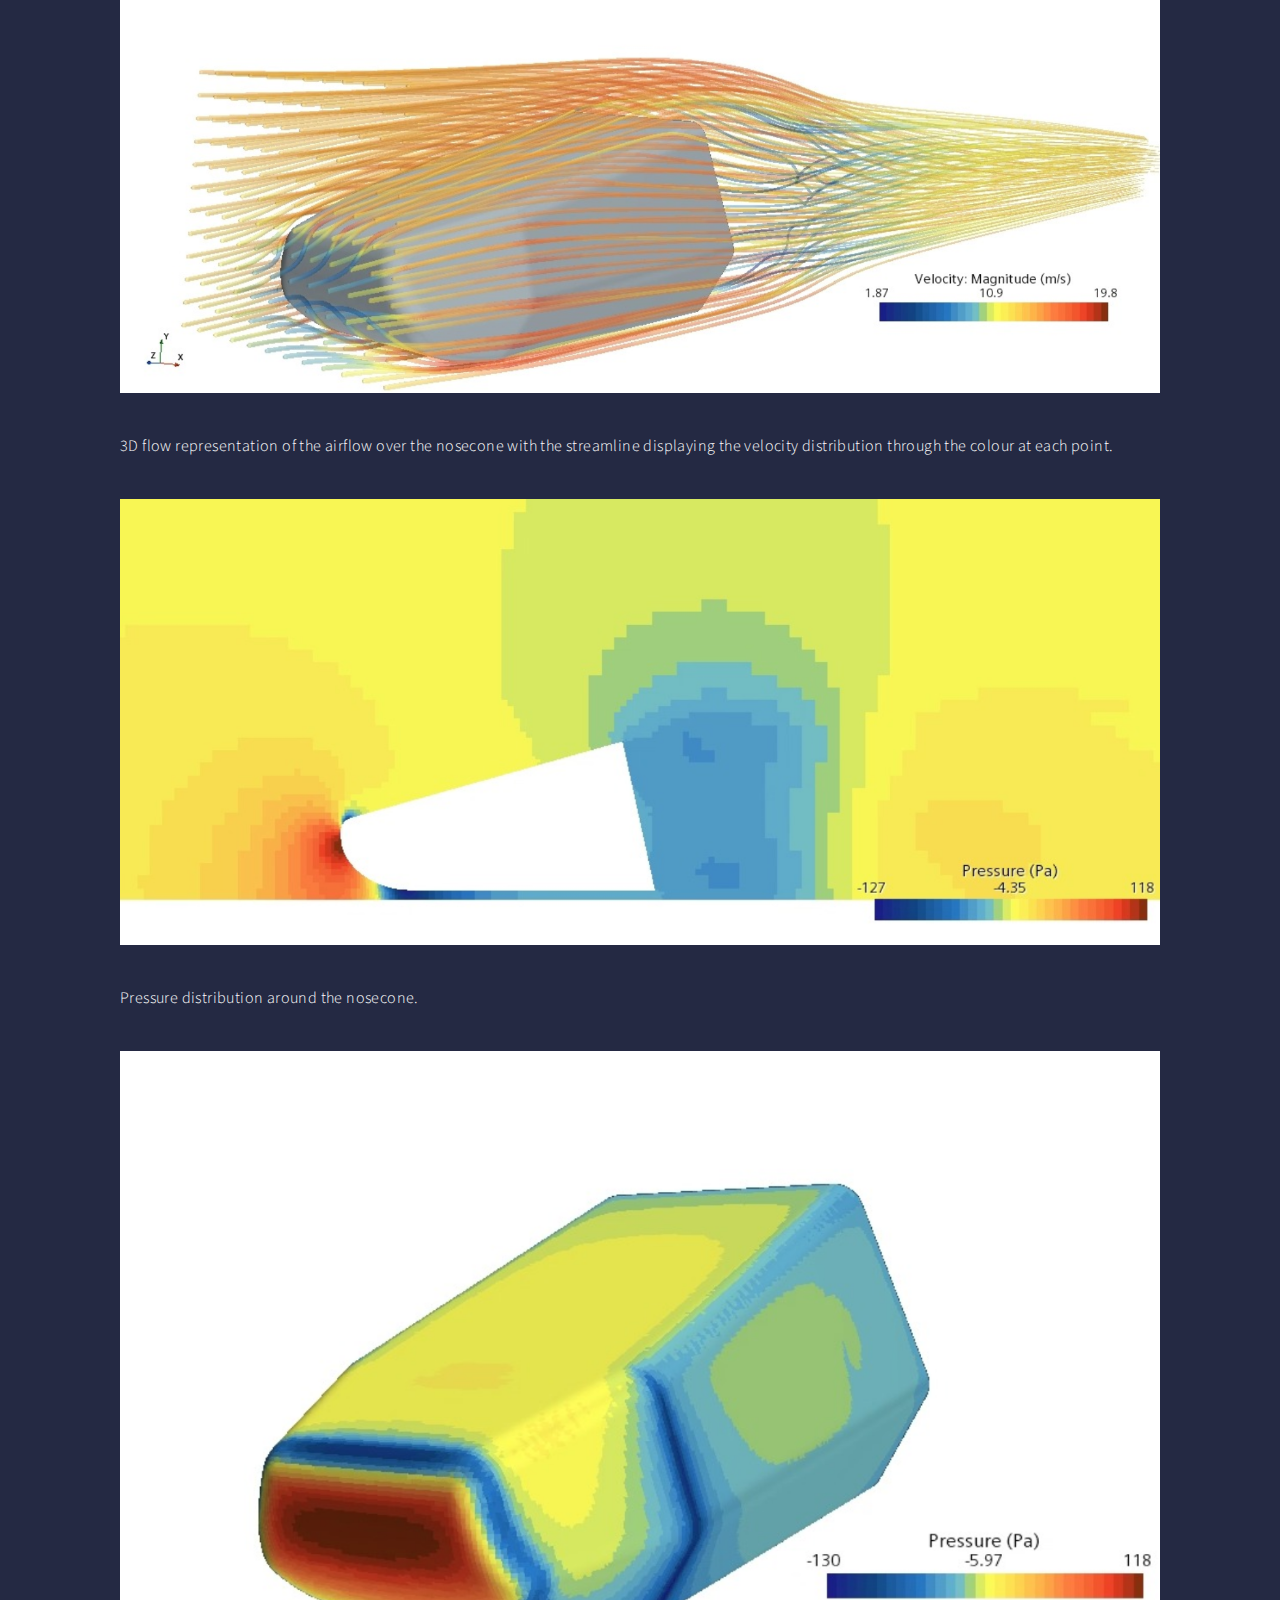
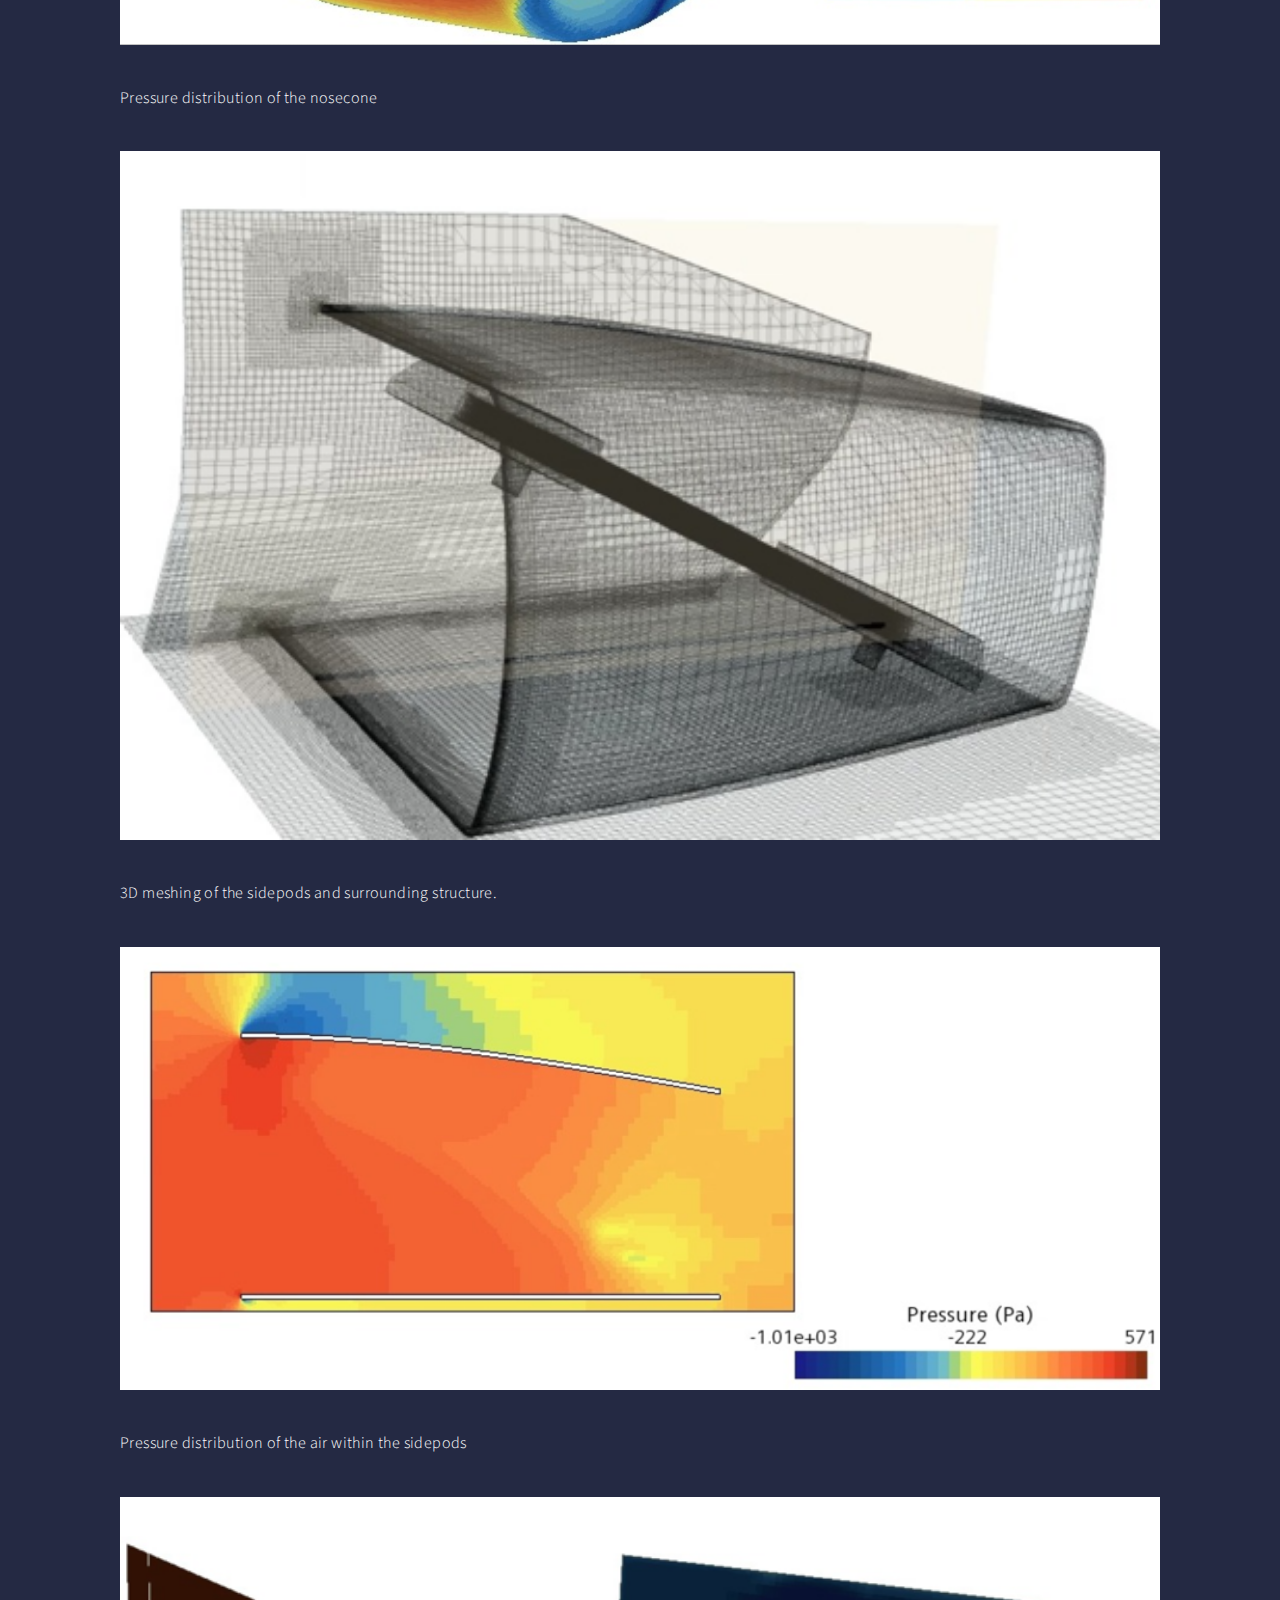
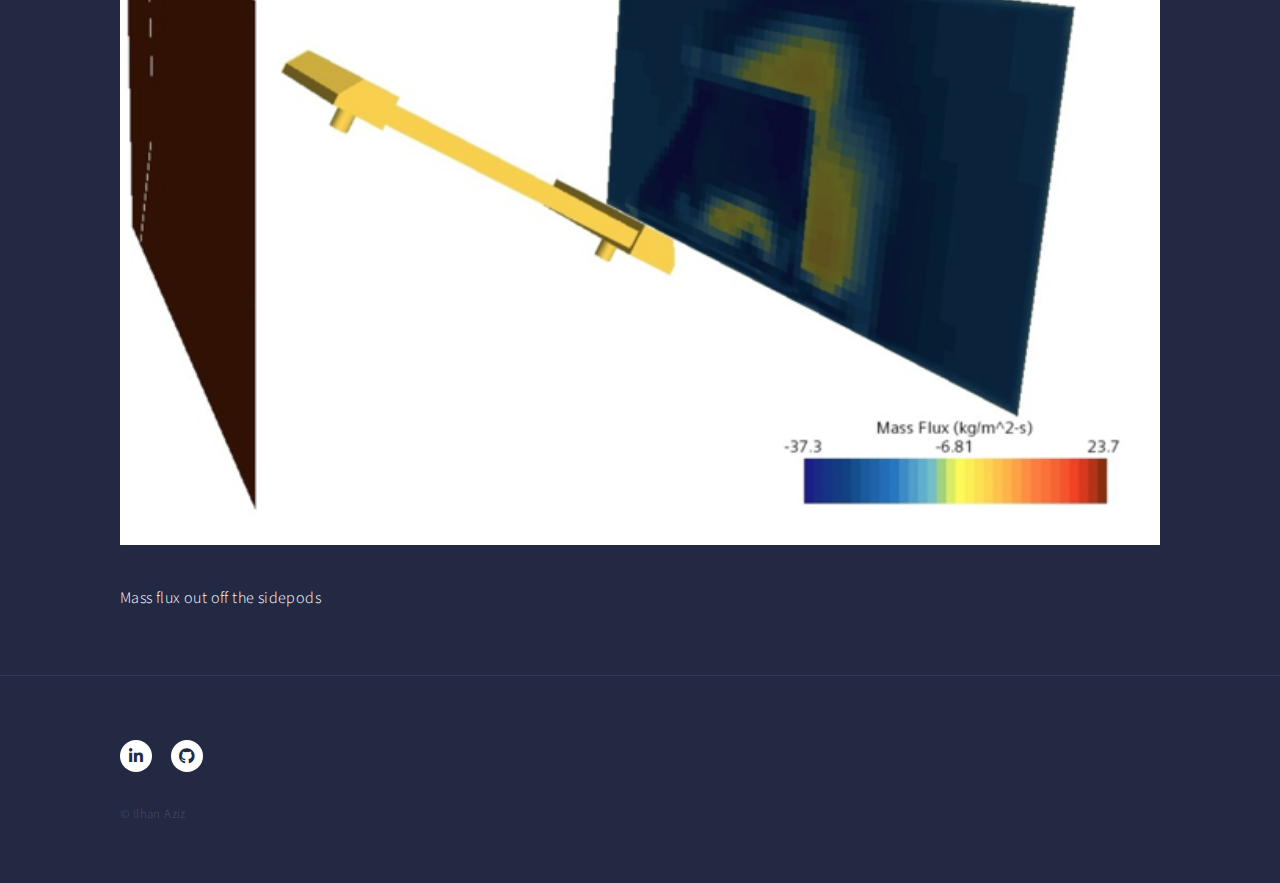
<file: FSNosecone&SidepodDev.html>
<!DOCTYPE HTML>
<!--
	Forty by HTML5 UP
	html5up.net | @ajlkn
	Free for personal and commercial use under the CCA 3.0 license (html5up.net/license)
-->
<html>
	<head>
		<title>FSNosecone&SidepodDev</title>
		<meta charset="utf-8" />
		<meta name="viewport" content="width=device-width, initial-scale=1, user-scalable=no" />
		<link rel="stylesheet" href="assets/css/main.css" />
		<noscript><link rel="stylesheet" href="assets/css/noscript.css" /></noscript>
	</head>
	<body class="is-preload">

		<!-- Wrapper -->
			<div id="wrapper">

				<!-- Header -->
					<header id="header">
						<a href="index.html" class="logo"><strong>Ilhan Aziz</strong> <span>Aerospace Engineering Student</span></a>
						<nav>
							<a href="#menu">Menu</a>
						</nav>
					</header>

				<!-- Menu -->
					<nav id="menu">
						<ul class="links">
							<header class="minor">
							  <li><a href="index.html"><h3>Home</h3></a></li>
							</header>
							<div class="content">
								<div class="inner">
							      <header class="major">
								    <h3>Projects</h3>
							      </header>
								</div>
							</div>
							<li><a href="MetrologyofAdditivelyManufacturedCubeSatMirrorsProject.html">Metrology of Additively Manufactured CubeSat Mirrors Project</a></li>
							<li><a href="WindTurbineProject.html">Offshore Wind Turbine Project</a></li>
							<li><a href="Rear%20Wing%20Redesign.html">Formula Student - Rear Wing Redesign</a></li>
							<li><a href="CompositesManufacturing.html">Formula Student - Composites Manufacturing</a></li>
							<li><a href="ArconicSeatTrackAssignment.html">Arconic - Seat Track Case Study</a></li>
							<li><a href="AuroraRecoveryStuff.html">Aurora Initiative - Stage Separation Mechanism</a></li>
							<li><a href="PressureDistribution_SymmetricalAerofoil.html">Aerofoil Pressure Distribution - Lab Report</a></li>
							<li><a href="FSNosecone&SidepodDev.html">Formula Student - Nosecone & Sidepods Simulation</a></li>
							<li><a href="FSAssociate.html">Formula Student - Drag Reduction System</a></li>
							<li><a href="GCSE%20Multi-Games%20Project.html">GCSE Multi-Games Project</a></li>
					</nav>

				<!-- Main -->
					<div id="main" class="alt">

						<!-- One -->
							<section id="one">
								<div class="inner">
									<header class="major">
										<h1>Queen Mary Formula Student - Nosecone & Sidepods Simulation and Optimisation</h1>
									</header>
									<p>CFD testing of the nosecone and sidepods to assess whether they met the performance targets<br>
									March 2023 - May 2023</p>
									<span class="image main"><img src="images/FSN_1.png" alt="" /></span>
									<p>Nosecone meshing, utilised in CFD testing</p>
									<span class="image main"><img src="images/FSN_2.png" alt="" /></span>
									<p>2D flow representation of the airflow over the nosecone with the velocity profile indicated by the colours of the domain.</p>
								    <span class="image main"><img src="images/FSN_3.png" alt="" /></span>
									<p>3D flow representation of the airflow over the nosecone with the streamline displaying the velocity distribution through the colour at each point.</p>
									<span class="image main"><img src="images/FSN_4.png" alt="" /></span>
									<p>Pressure distribution around the nosecone.</p>
									<span class="image main"><img src="images/FSN_5.png" alt="" /></span>
									<p>Pressure distribution of the nosecone</p>
									<span class="image main"><img src="images/FSS_1.png" alt="" /></span>
									<p>3D meshing of the sidepods and surrounding structure.<p></p>
									<span class="image main"><img src="images/FSS_2.png" alt="" /></span>
									<p>Pressure distribution of the air within the sidepods</p>
									<span class="image main"><img src="images/FSS_3.png" alt="" /></span>
									<p>Mass flux out off the sidepods<br>
								</div>
							</section>
					</div>

					<!-- Footer -->
					<footer id="footer">
						<div class="inner">
							<ul class="icons">
								<li><a href="https://www.linkedin.com/in/ilhan-aziz-a5a660245/" class="icon brands alt fa-linkedin-in"><span class="label">LinkedIn</span></a></li>
								<li><a href="https://github.com/Ilhan-Aziz?tab=projects" class="icon brands alt fa-github"><span class="label">GitHub</span></a></li>
							</ul>
							<ul class="copyright">
								<li>&copy; Ilhan Aziz</li>
							</ul>
						</div>
					</footer>

			</div>

		<!-- Scripts -->
			<script src="assets/js/jquery.min.js"></script>
			<script src="assets/js/jquery.scrolly.min.js"></script>
			<script src="assets/js/jquery.scrollex.min.js"></script>
			<script src="assets/js/browser.min.js"></script>
			<script src="assets/js/breakpoints.min.js"></script>
			<script src="assets/js/util.js"></script>
			<script src="assets/js/main.js"></script>

	</body>
</html>
</file>
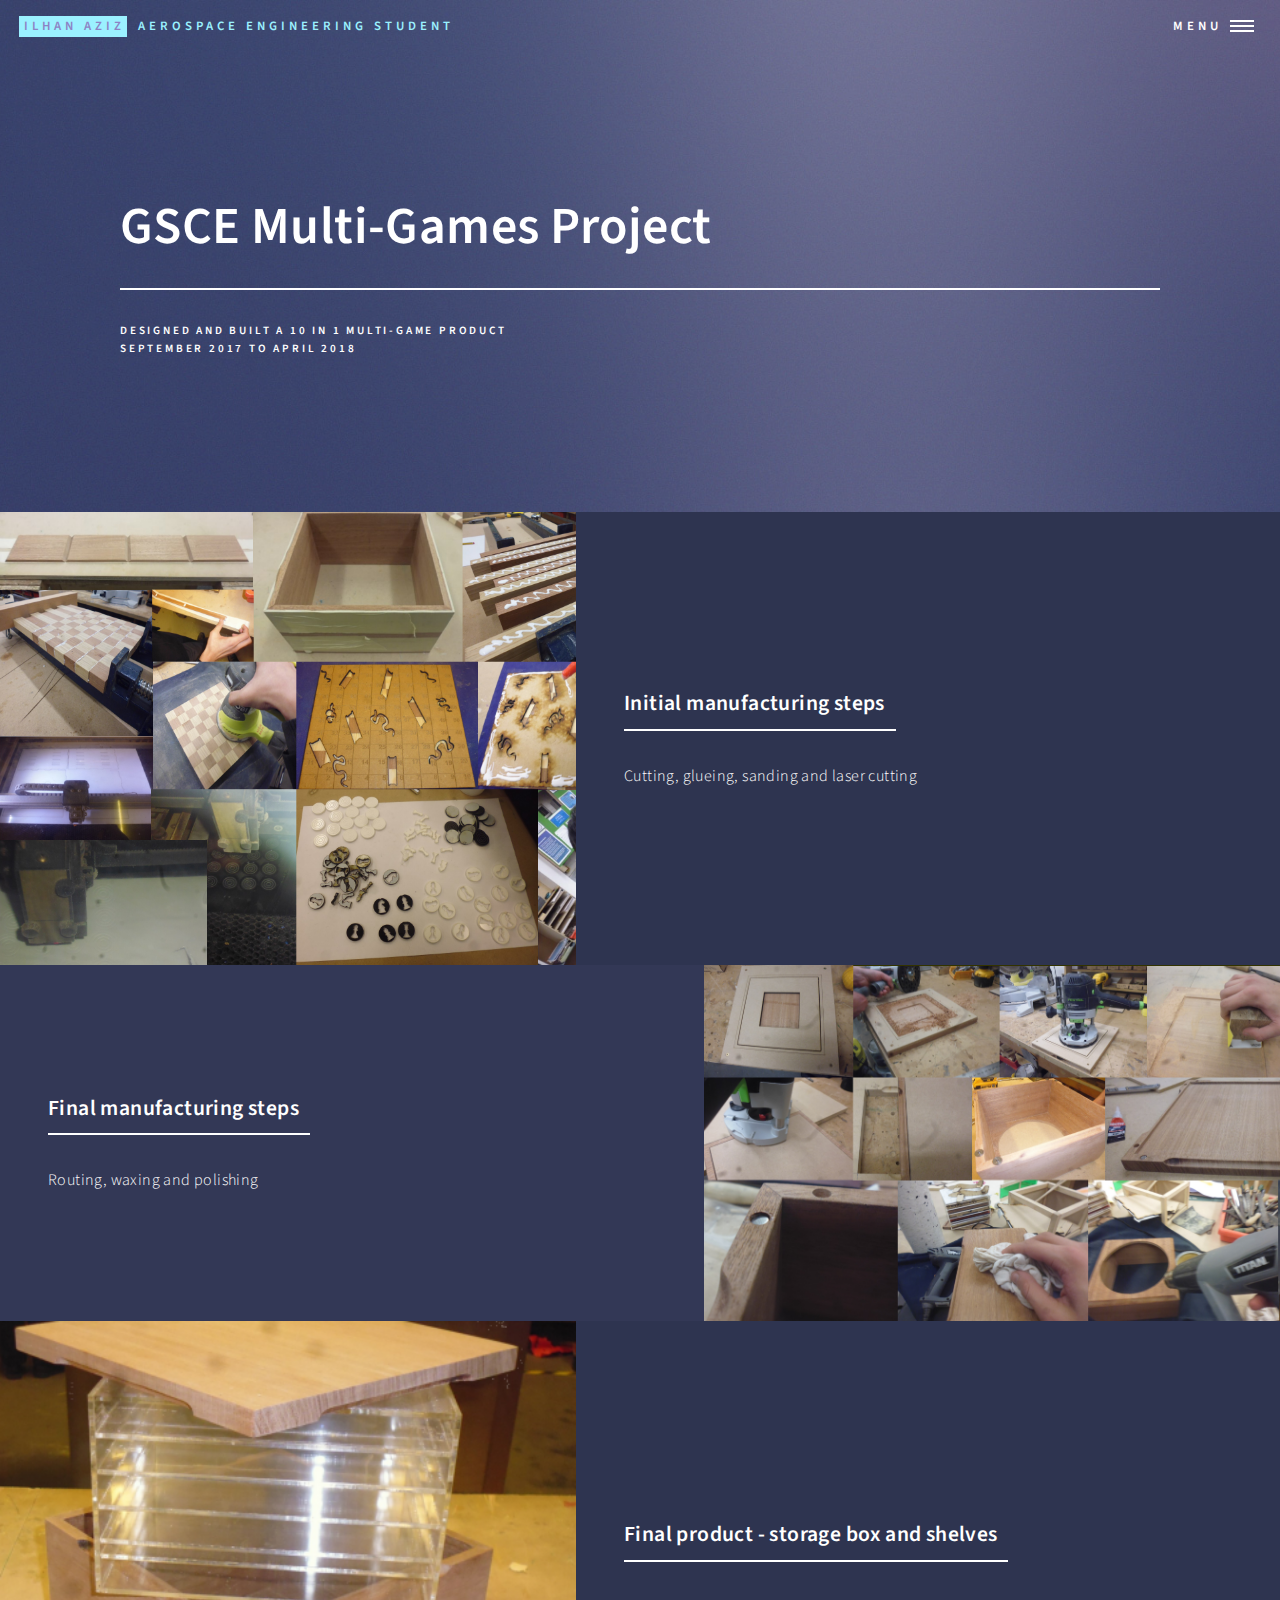
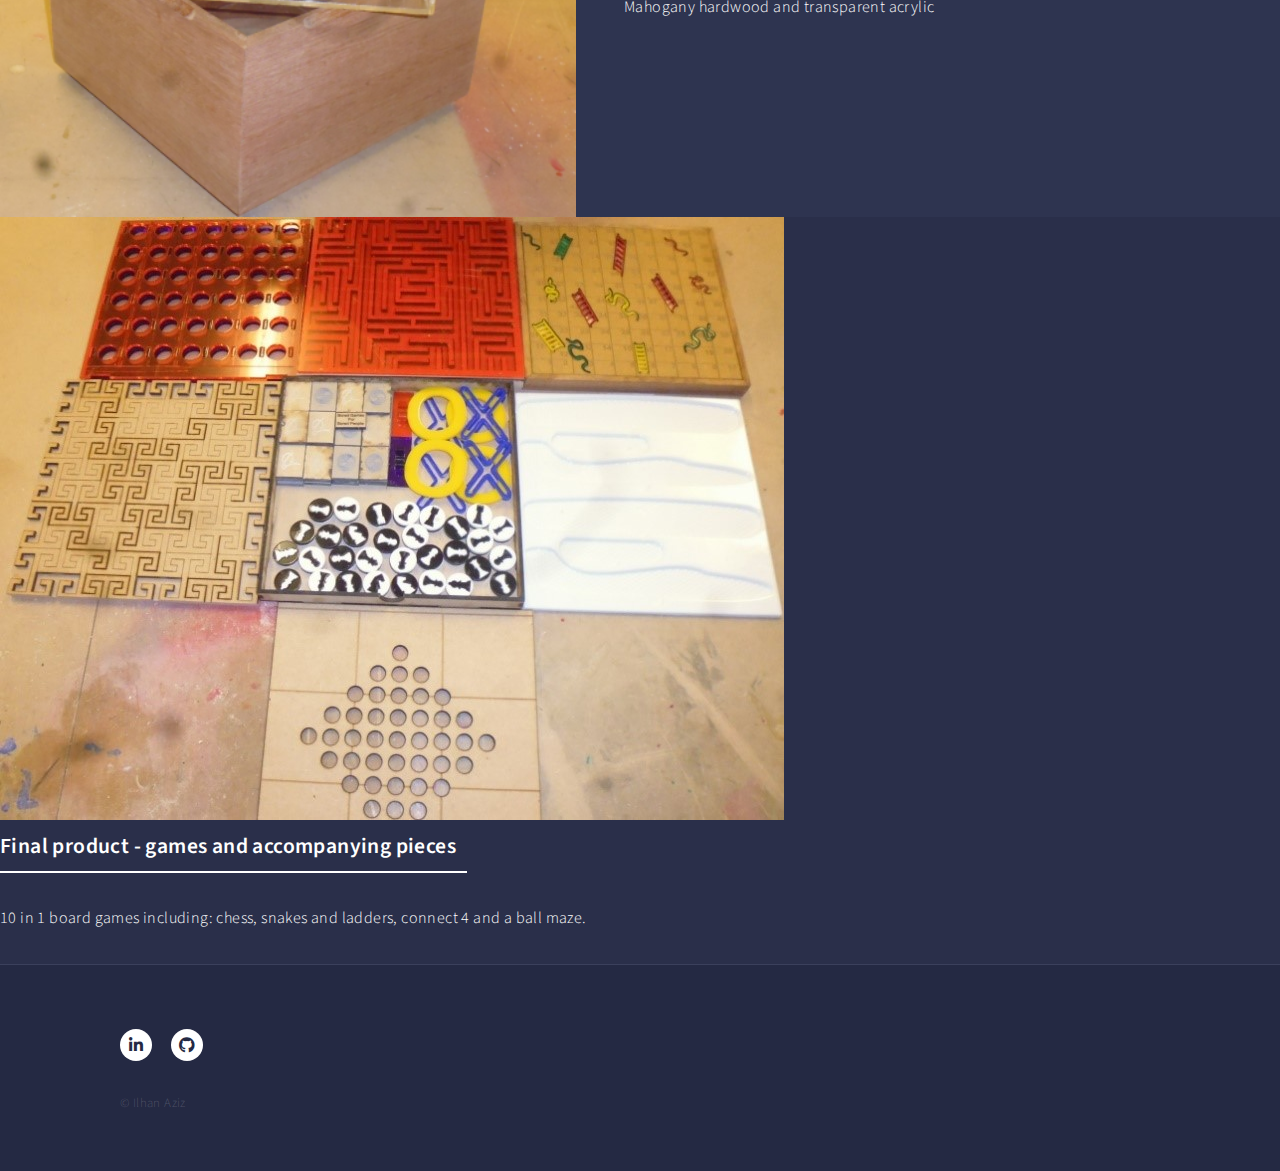
<file: GCSE Multi-Games Project.html>
<!DOCTYPE HTML>
<!--
	Forty by HTML5 UP
	html5up.net | @ajlkn
	Free for personal and commercial use under the CCA 3.0 license (html5up.net/license)
-->
<html>
	<head>
		<title>GCSE Multi-Games Project</title>
		<meta charset="utf-8" />
		<meta name="viewport" content="width=device-width, initial-scale=1, user-scalable=no" />
		<link rel="stylesheet" href="assets/css/main.css" />
		<noscript><link rel="stylesheet" href="assets/css/noscript.css" /></noscript>
	</head>
	<body class="is-preload">

		<!-- Wrapper -->
			<div id="wrapper">

				<!-- Header -->
				<!-- Note: The "styleN" class below should match that of the banner element. -->
					<header id="header" class="alt style2">
						<a href="index.html" class="logo"><strong>Ilhan Aziz</strong> <span>Aerospace Engineering Student</span></a>
						<nav>
							<a href="#menu">Menu</a>
						</nav>
					</header>

				<!-- Menu -->
					<nav id="menu">
						<ul class="links">
							<header class="minor">
							  <li><a href="index.html"><h3>Home</h3></a></li>
							</header>
							<div class="content">
								<div class="inner">
							      <header class="major">
								    <h3>Projects</h3>
							      </header>
								</div>
							</div>
							<li><a href="MetrologyofAdditivelyManufacturedCubeSatMirrorsProject.html">Metrology of Additively Manufactured CubeSat Mirrors Project</a></li>
							<li><a href="WindTurbineProject.html">Offshore Wind Turbine Project</a></li>
							<li><a href="Rear%20Wing%20Redesign.html">Formula Student - Rear Wing Redesign</a></li>
							<li><a href="CompositesManufacturing.html">Formula Student - Composites Manufacturing</a></li>
							<li><a href="ArconicSeatTrackAssignment.html">Arconic - Seat Track Case Study</a></li>
							<li><a href="AuroraRecoveryStuff.html">Aurora Initiative - Stage Separation Mechanism</a></li>
							<li><a href="PressureDistribution_SymmetricalAerofoil.html">Aerofoil Pressure Distribution - Lab Report</a></li>
							<li><a href="FSNosecone&SidepodDev.html">Formula Student - Nosecone & Sidepods Simulation</a></li>
							<li><a href="FSAssociate.html">Formula Student - Drag Reduction System</a></li>
							<li><a href="GCSE%20Multi-Games%20Project.html">GCSE Multi-Games Project</a></li>
					</nav>

				<!-- Banner -->
				<!-- Note: The "styleN" class below should match that of the header element. -->
					<section id="banner" class="style2">
						<div class="inner">
							<span class="image">
								<img src="images/pic07.jpg" alt="" />
							</span>
							<header class="major">
								<h1>GSCE Multi-Games Project</h1>
							</header>
							<div class="content">
								<p>Designed and built a 10 in 1 multi-game product<br>
								September 2017 to April 2018</p>
							</div>
						</div>
					</section>

				<!-- Main -->
					<div id="main">



						<!-- Two -->
							<section id="two" class="spotlights">
								<section>
									<a href="GCSE%20Multi-Games%20Project.html" class="image">
										<img src="images/GCSEDT_1.png" alt="" data-position="center center" />
									</a>
									<div class="content">
										<div class="inner">
											<header class="major">
												<h3>Initial manufacturing steps</h3>
											</header>
											<p>Cutting, glueing, sanding and laser cutting</p>

										</div>
									</div>
								</section>
								<section>
									<a href="GCSE%20Multi-Games%20Project.html" class="image">
										<img src="images/GCSEDT_2.png" alt="" data-position="top center" />
									</a>
									<div class="content">
										<div class="inner">
											<header class="major">
												<h3>Final manufacturing steps</h3>
											</header>
											<p>Routing, waxing and polishing</p>

										</div>
									</div>
								</section>
								<section>
									<a href="GCSE%20Multi-Games%20Project.html" class="image">
										<img src="images/GCSEDT_3.png" alt="" data-position="25% 25%" />
									</a>
									<div class="content">
										<div class="inner">
											<header class="major">
												<h3>Final product - storage box and shelves</h3>
											</header>
											<p>Mahogany hardwood and transparent acrylic</p>

										</div>
									</div>
								</section>
								</section>
								<section>
									<a href="GCSE%20Multi-Games%20Project.html" class="image">
										<img src="images/GCSEDT_4.jpg" alt="" data-position="top center" />
									</a>
									<div class="content">
										<div class="inner">
											<header class="major">
												<h3>Final product - games and accompanying pieces</h3>
											</header>
											<p>10 in 1 board games including: chess, snakes and ladders, connect 4 and a ball maze.</p>

										</div>
									</div>
								</section>
						        <section>
							</section>



					</div>

					<!-- Footer -->
					<footer id="footer">
						<div class="inner">
							<ul class="icons">
								<li><a href="https://www.linkedin.com/in/ilhan-aziz-a5a660245/" class="icon brands alt fa-linkedin-in"><span class="label">LinkedIn</span></a></li>
								<li><a href="https://github.com/Ilhan-Aziz?tab=projects" class="icon brands alt fa-github"><span class="label">GitHub</span></a></li>
							</ul>
							<ul class="copyright">
								<li>&copy; Ilhan Aziz</li>
							</ul>
						</div>
					</footer>

			</div>


		<!-- Scripts -->
			<script src="assets/js/jquery.min.js"></script>
			<script src="assets/js/jquery.scrolly.min.js"></script>
			<script src="assets/js/jquery.scrollex.min.js"></script>
			<script src="assets/js/browser.min.js"></script>
			<script src="assets/js/breakpoints.min.js"></script>
			<script src="assets/js/util.js"></script>
			<script src="assets/js/main.js"></script>

	</body>
</html>
</file>
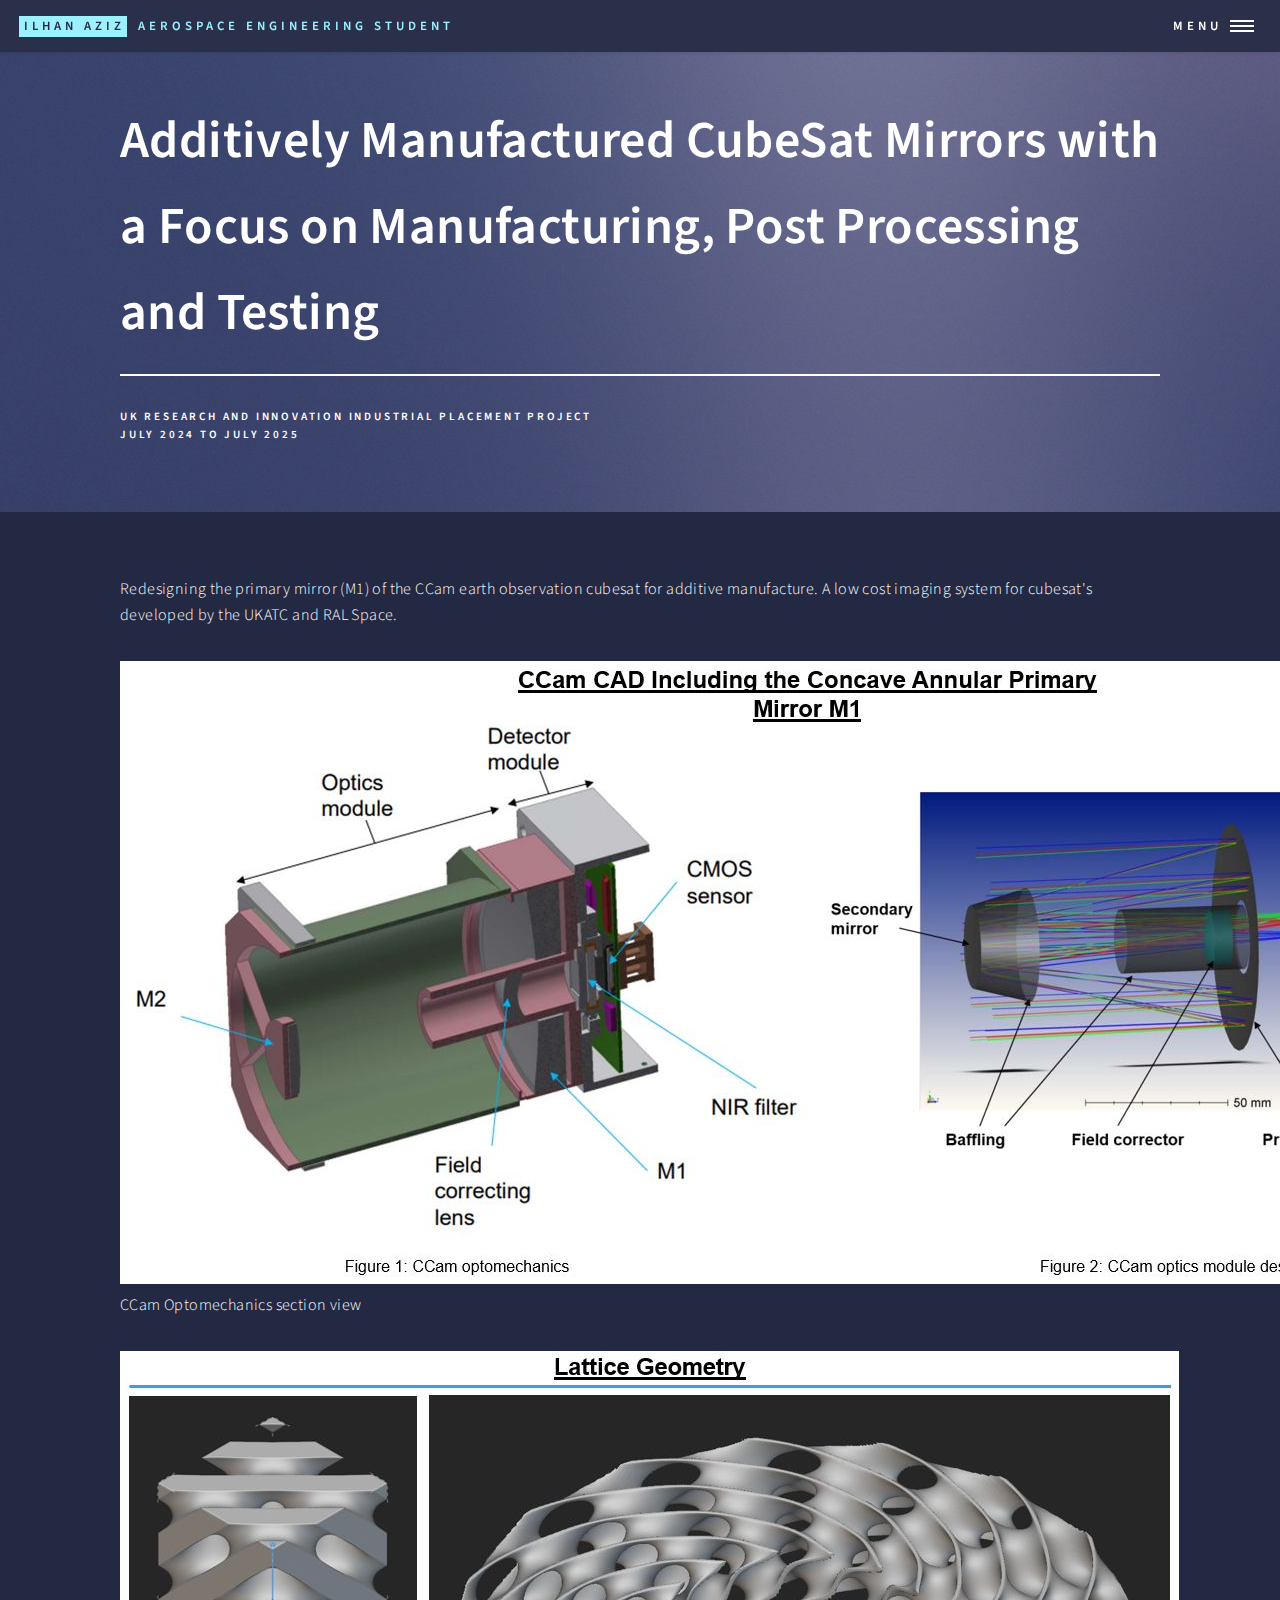
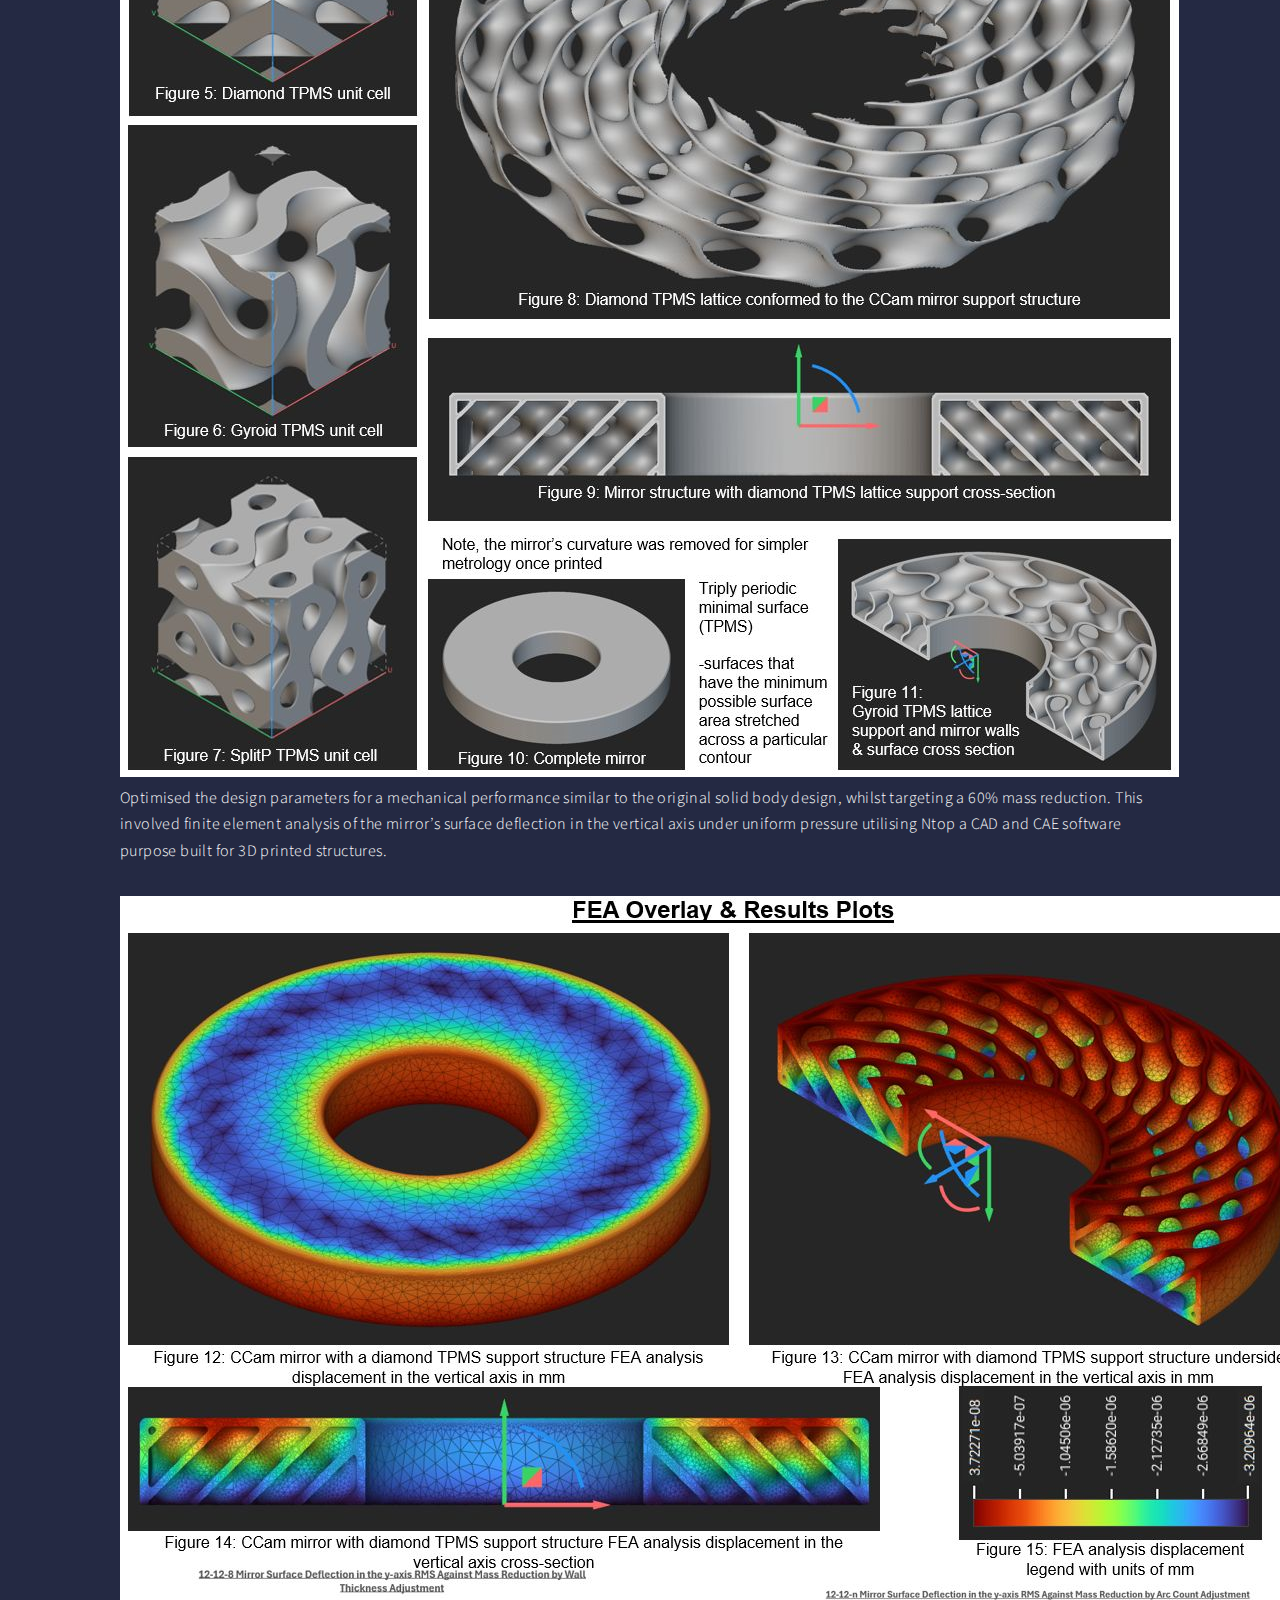
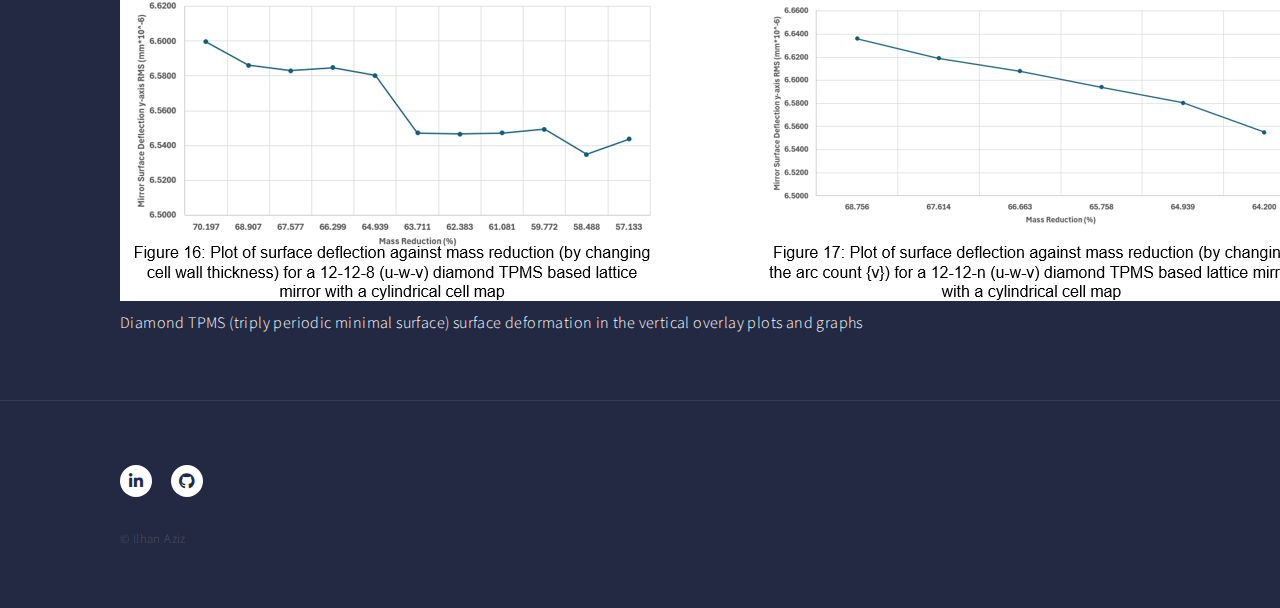
<file: MetrologyofAdditivelyManufacturedCubeSatMirrorsProject.html>
<!DOCTYPE HTML>
<!--
	Forty by HTML5 UP
	html5up.net | @ajlkn
	Free for personal and commercial use under the CCA 3.0 license (html5up.net/license)
-->
<html>
	<head>
		<title>Wind Turbine Project</title>
		<meta charset="utf-8" />
		<meta name="viewport" content="width=device-width, initial-scale=1, user-scalable=no" />
		<link rel="stylesheet" href="assets/css/main.css" />
		<noscript><link rel="stylesheet" href="assets/css/noscript.css" /></noscript>
	</head>
	<body class="is-preload">

		<!-- Wrapper -->
			<div id="wrapper">

				<!-- Header -->
					<header id="header">
						<a href="index.html" class="logo"><strong>Ilhan Aziz</strong> <span>Aerospace Engineering Student</span></a>
						<nav>
							<a href="#menu">Menu</a>
						</nav>
					</header>

				<!-- Menu -->
					<nav id="menu">
						<ul class="links">
							<header class="minor">
							  <li><a href="index.html"><h3>Home</h3></a></li>
							</header>
							<div class="content">
								<div class="inner">
							      <header class="major">
								    <h3>Projects</h3>
							      </header>
								</div>
							</div>
							<li><a href="MetrologyofAdditivelyManufacturedCubeSatMirrorsProject.html">Metrology of Additively Manufactured CubeSat Mirrors Project</a></li>
							<li><a href="WindTurbineProject.html">Offshore Wind Turbine Project</a></li>
							<li><a href="Rear%20Wing%20Redesign.html">Formula Student - Rear Wing Redesign</a></li>
							<li><a href="CompositesManufacturing.html">Formula Student - Composites Manufacturing</a></li>
							<li><a href="ArconicSeatTrackAssignment.html">Arconic - Seat Track Case Study</a></li>
							<li><a href="AuroraRecoveryStuff.html">Aurora Initiative - Stage Separation Mechanism</a></li>
							<li><a href="PressureDistribution_SymmetricalAerofoil.html">Aerofoil Pressure Distribution - Lab Report</a></li>
							<li><a href="FSNosecone&SidepodDev.html">Formula Student - Nosecone & Sidepods Simulation</a></li>
							<li><a href="FSAssociate.html">Formula Student - Drag Reduction System</a></li>
							<li><a href="GCSE%20Multi-Games%20Project.html">GCSE Multi-Games Project</a></li>
					</nav>

					<section id="banner" class="style2">
						<div class="inner">
							<span class="image">
								<img src="images/pic07.jpg" alt="" />
							</span>
							<header class="major">
								<h1>Additively Manufactured CubeSat Mirrors with a Focus on Manufacturing, Post Processing and Testing</h1>
							</header>
							<div class="content">
								<p>UK Research and Innovation Industrial Placement Project<br>
								July 2024 to July 2025</p>
							</div>
						</div>
					</section>
				<!-- Main -->
					<div id="main" class="alt">

						<!-- One -->
							<section id="one">
								<div class="inner">
                                  <header class="minor">
									<p>Redesigning the primary mirror (M1) of the CCam earth observation cubesat for additive manufacture. A low cost imaging system for cubesat's developed by the UKATC and RAL Space.</p>
								  </header>
									<img src="images/UKRI1.jpeg" alt="" />
									<p>CCam Optomechanics section view</p>
									<img src="images/UKRI2.jpeg" alt="" />
									<p>Optimised the design parameters for a mechanical performance similar to the original solid body design, whilst targeting a 60% mass reduction. This involved finite element analysis of the mirror’s surface deflection in the vertical axis under uniform pressure utilising Ntop a CAD and CAE software purpose built for 3D printed structures.</p>
                                    <img src="images/UKRI3.jpeg" alt="" />
									<p>Diamond TPMS (triply periodic minimal surface) surface deformation in the vertical overlay plots and graphs</p>
								</div>
							</section>

					</div>

				<!-- Footer -->
					<footer id="footer">
						<div class="inner">
							<ul class="icons">
								<li><a href="https://www.linkedin.com/in/ilhan-aziz-a5a660245/" class="icon brands alt fa-linkedin-in"><span class="label">LinkedIn</span></a></li>
								<li><a href="https://github.com/Ilhan-Aziz?tab=projects" class="icon brands alt fa-github"><span class="label">GitHub</span></a></li>
							</ul>
							<ul class="copyright">
								<li>&copy; Ilhan Aziz</li>
							</ul>
						</div>
					</footer>

		<!-- Scripts -->
			<script src="assets/js/jquery.min.js"></script>
			<script src="assets/js/jquery.scrolly.min.js"></script>
			<script src="assets/js/jquery.scrollex.min.js"></script>
			<script src="assets/js/browser.min.js"></script>
			<script src="assets/js/breakpoints.min.js"></script>
			<script src="assets/js/util.js"></script>
			<script src="assets/js/main.js"></script>

	</body>
</html>
</file>
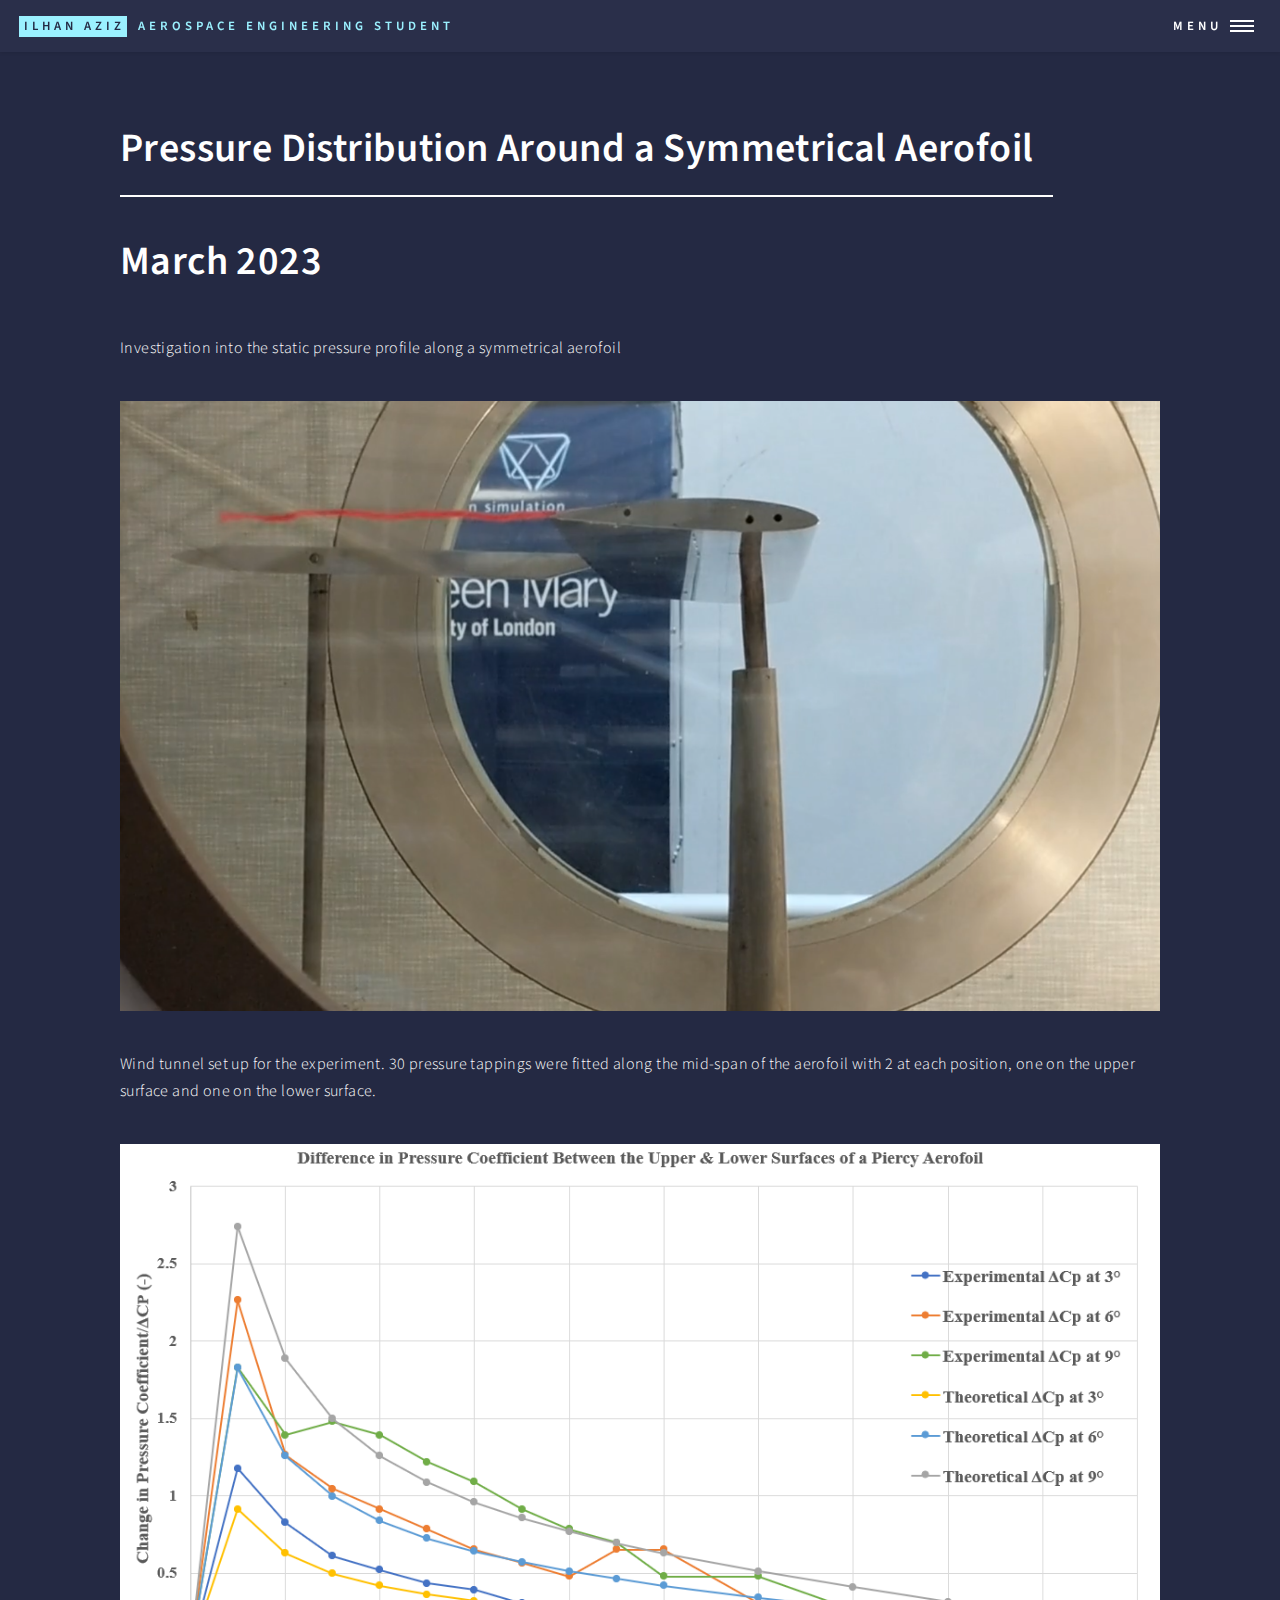
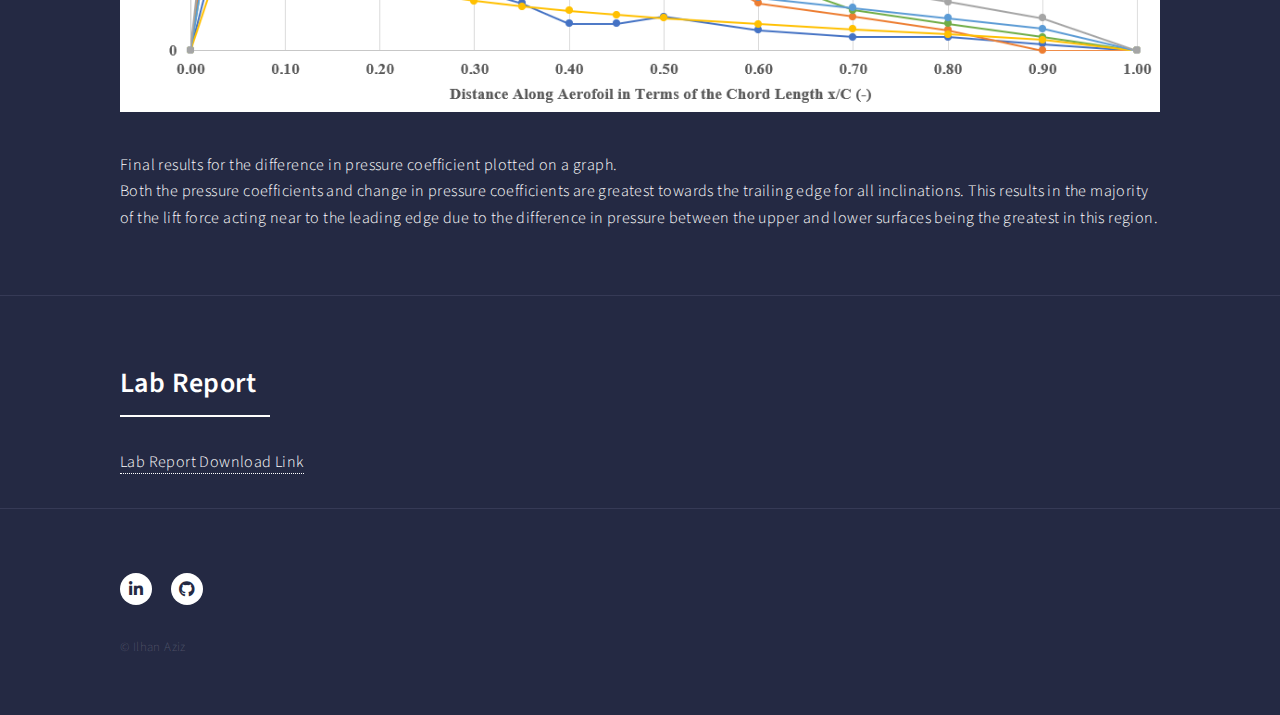
<file: PressureDistribution_SymmetricalAerofoil.html>
<!DOCTYPE HTML>
<!--
	Forty by HTML5 UP
	html5up.net | @ajlkn
	Free for personal and commercial use under the CCA 3.0 license (html5up.net/license)
-->
<html>
	<head>
		<title>Pressure Distribution Around a Symmetrical Aerofoil</title>
		<meta charset="utf-8" />
		<meta name="viewport" content="width=device-width, initial-scale=1, user-scalable=no" />
		<link rel="stylesheet" href="assets/css/main.css" />
		<noscript><link rel="stylesheet" href="assets/css/noscript.css" /></noscript>
	</head>
	<body class="is-preload">

		<!-- Wrapper -->
			<div id="wrapper">

				<!-- Header -->
					<header id="header">
						<a href="index.html" class="logo"><strong>Ilhan Aziz</strong> <span>Aerospace Engineering Student</span></a>
						<nav>
							<a href="#menu">Menu</a>
						</nav>
					</header>

				<!-- Menu -->
					<nav id="menu">
						<ul class="links">
							<header class="minor">
							  <li><a href="index.html"><h3>Home</h3></a></li>
							</header>
							<div class="content">
								<div class="inner">
							      <header class="major">
								    <h3>Projects</h3>
							      </header>
								</div>
							</div>
							<li><a href="MetrologyofAdditivelyManufacturedCubeSatMirrorsProject.html">Metrology of Additively Manufactured CubeSat Mirrors Project</a></li>
							<li><a href="WindTurbineProject.html">Offshore Wind Turbine Project</a></li>
							<li><a href="Rear%20Wing%20Redesign.html">Formula Student - Rear Wing Redesign</a></li>
							<li><a href="CompositesManufacturing.html">Formula Student - Composites Manufacturing</a></li>
							<li><a href="ArconicSeatTrackAssignment.html">Arconic - Seat Track Case Study</a></li>
							<li><a href="AuroraRecoveryStuff.html">Aurora Initiative - Stage Separation Mechanism</a></li>
							<li><a href="PressureDistribution_SymmetricalAerofoil.html">Aerofoil Pressure Distribution - Lab Report</a></li>
							<li><a href="FSNosecone&SidepodDev.html">Formula Student - Nosecone & Sidepods Simulation</a></li>
							<li><a href="FSAssociate.html">Formula Student - Drag Reduction System</a></li>
							<li><a href="GCSE%20Multi-Games%20Project.html">GCSE Multi-Games Project</a></li>
					</nav>

				<!-- Main -->
					<div id="main" class="alt">

						<!-- One -->
							<section id="one">
								<div class="inner">
									<header class="major">
										<h1>Pressure Distribution Around a Symmetrical Aerofoil</h1>
									</header>
									<header class="minor">
										<h1>March 2023</h1>
									</header>
									<p>Investigation into the static pressure profile along a symmetrical aerofoil</p>
									<span class="image main"><img src="images/PercyAerofoilLab1.png" alt="" /></span>
									<p>Wind tunnel set up for the experiment. 30 pressure tappings were fitted along the mid-span of the aerofoil with 2 at each position, one on the upper surface  and one on the lower surface.</p>
									<span class="image main"><img src="images/PercyAerofoilLab3.png" alt="" /></span>
									<p>Final results for the difference in pressure coefficient plotted on a graph.<br>
									Both the pressure coefficients and change in pressure coefficients are greatest towards the trailing edge for all inclinations. This results in the majority of the lift force acting near to the leading edge due to the difference in pressure between the upper and lower surfaces being the greatest in this region.</p>
								</div>
							</section>

						    <section id="two">
								<div class="inner">
									<header class="major">
										<h2>Lab Report</h2>
									</header>
									<a href="images/PressureDistributionOverASymmetricalAerofoil_IlhanAzizReport.pdf" download="AerofoilPressureDistribution_LabReport_IlhanAziz">Lab Report Download Link</a>

								</div>
							</section>

					</div>



				<!-- Footer -->
					<footer id="footer">
						<div class="inner">
							<ul class="icons">
								<li><a href="https://www.linkedin.com/in/ilhan-aziz-a5a660245/" class="icon brands alt fa-linkedin-in"><span class="label">LinkedIn</span></a></li>
								<li><a href="https://github.com/Ilhan-Aziz?tab=projects" class="icon brands alt fa-github"><span class="label">GitHub</span></a></li>
							</ul>
							<ul class="copyright">
								<li>&copy; Ilhan Aziz</li>
							</ul>
						</div>
					</footer>

			</div>

		<!-- Scripts -->
			<script src="assets/js/jquery.min.js"></script>
			<script src="assets/js/jquery.scrolly.min.js"></script>
			<script src="assets/js/jquery.scrollex.min.js"></script>
			<script src="assets/js/browser.min.js"></script>
			<script src="assets/js/breakpoints.min.js"></script>
			<script src="assets/js/util.js"></script>
			<script src="assets/js/main.js"></script>

	</body>
</html>
</file>
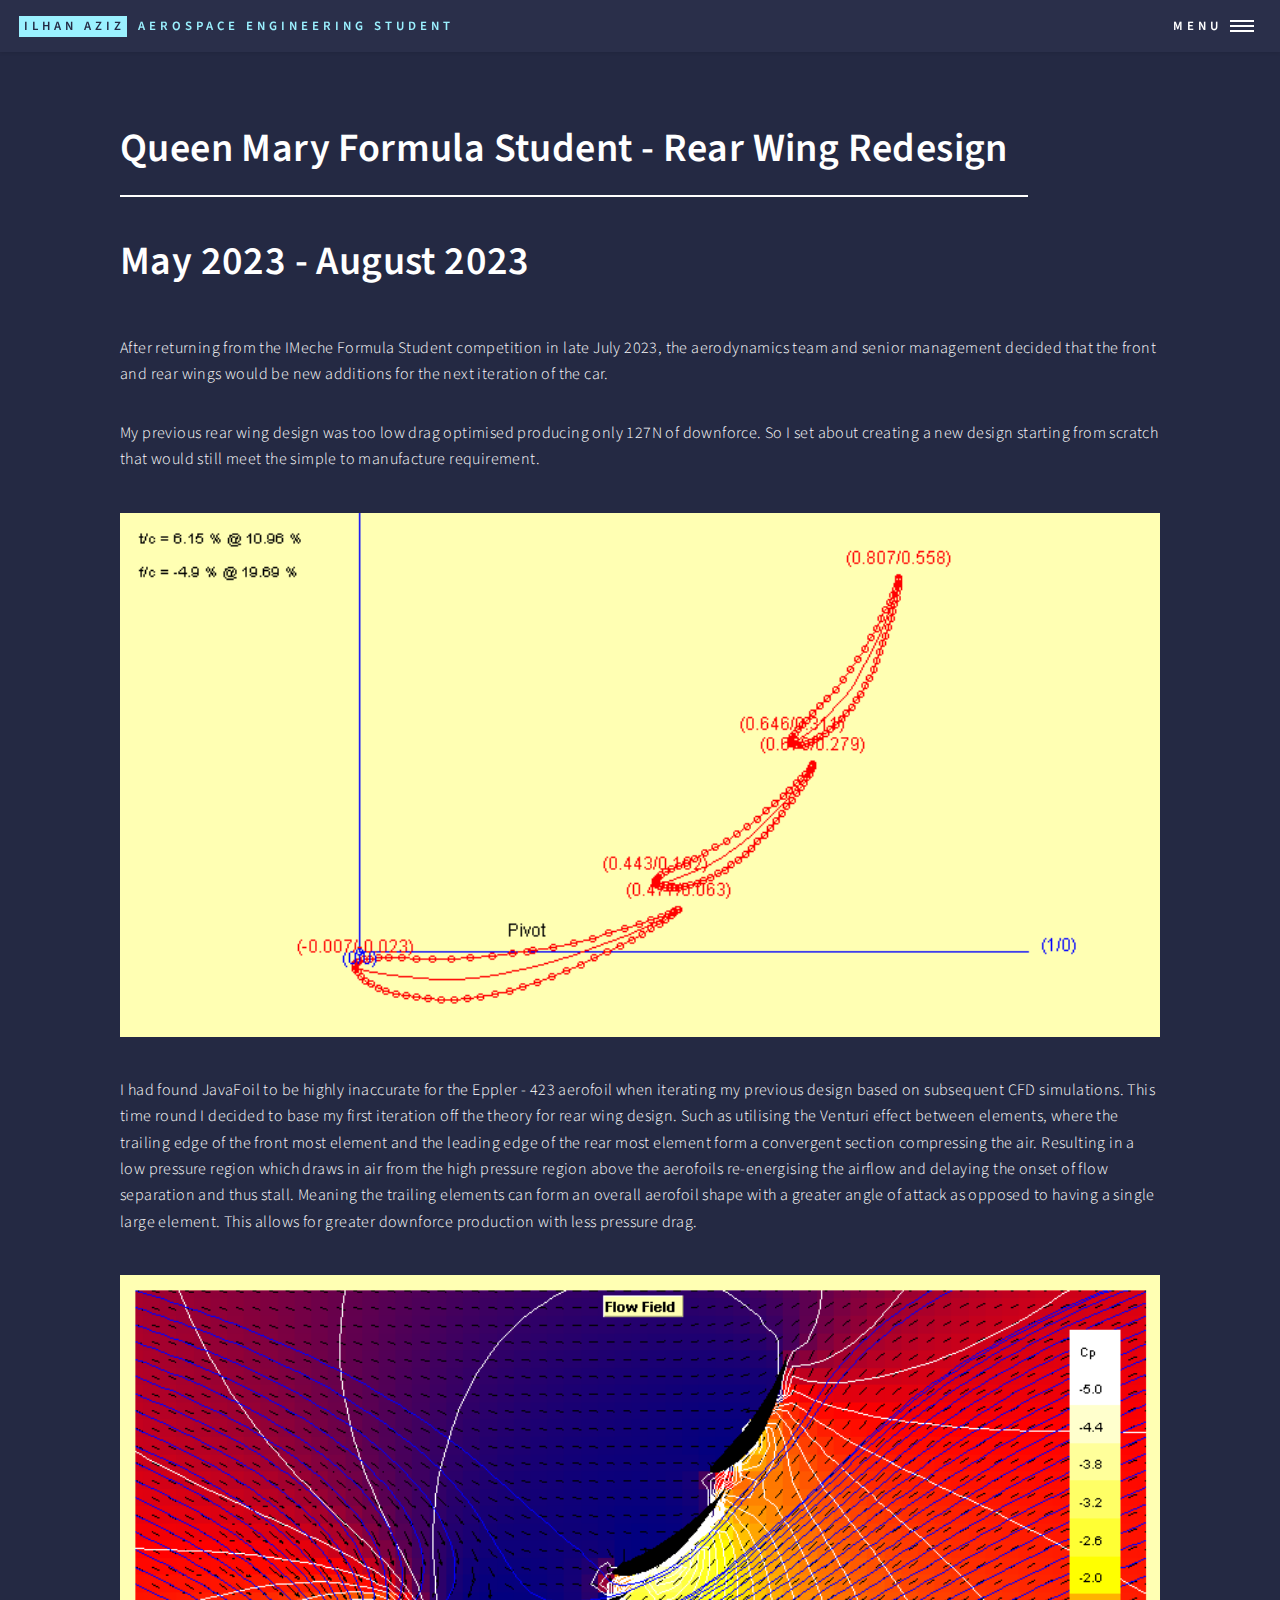
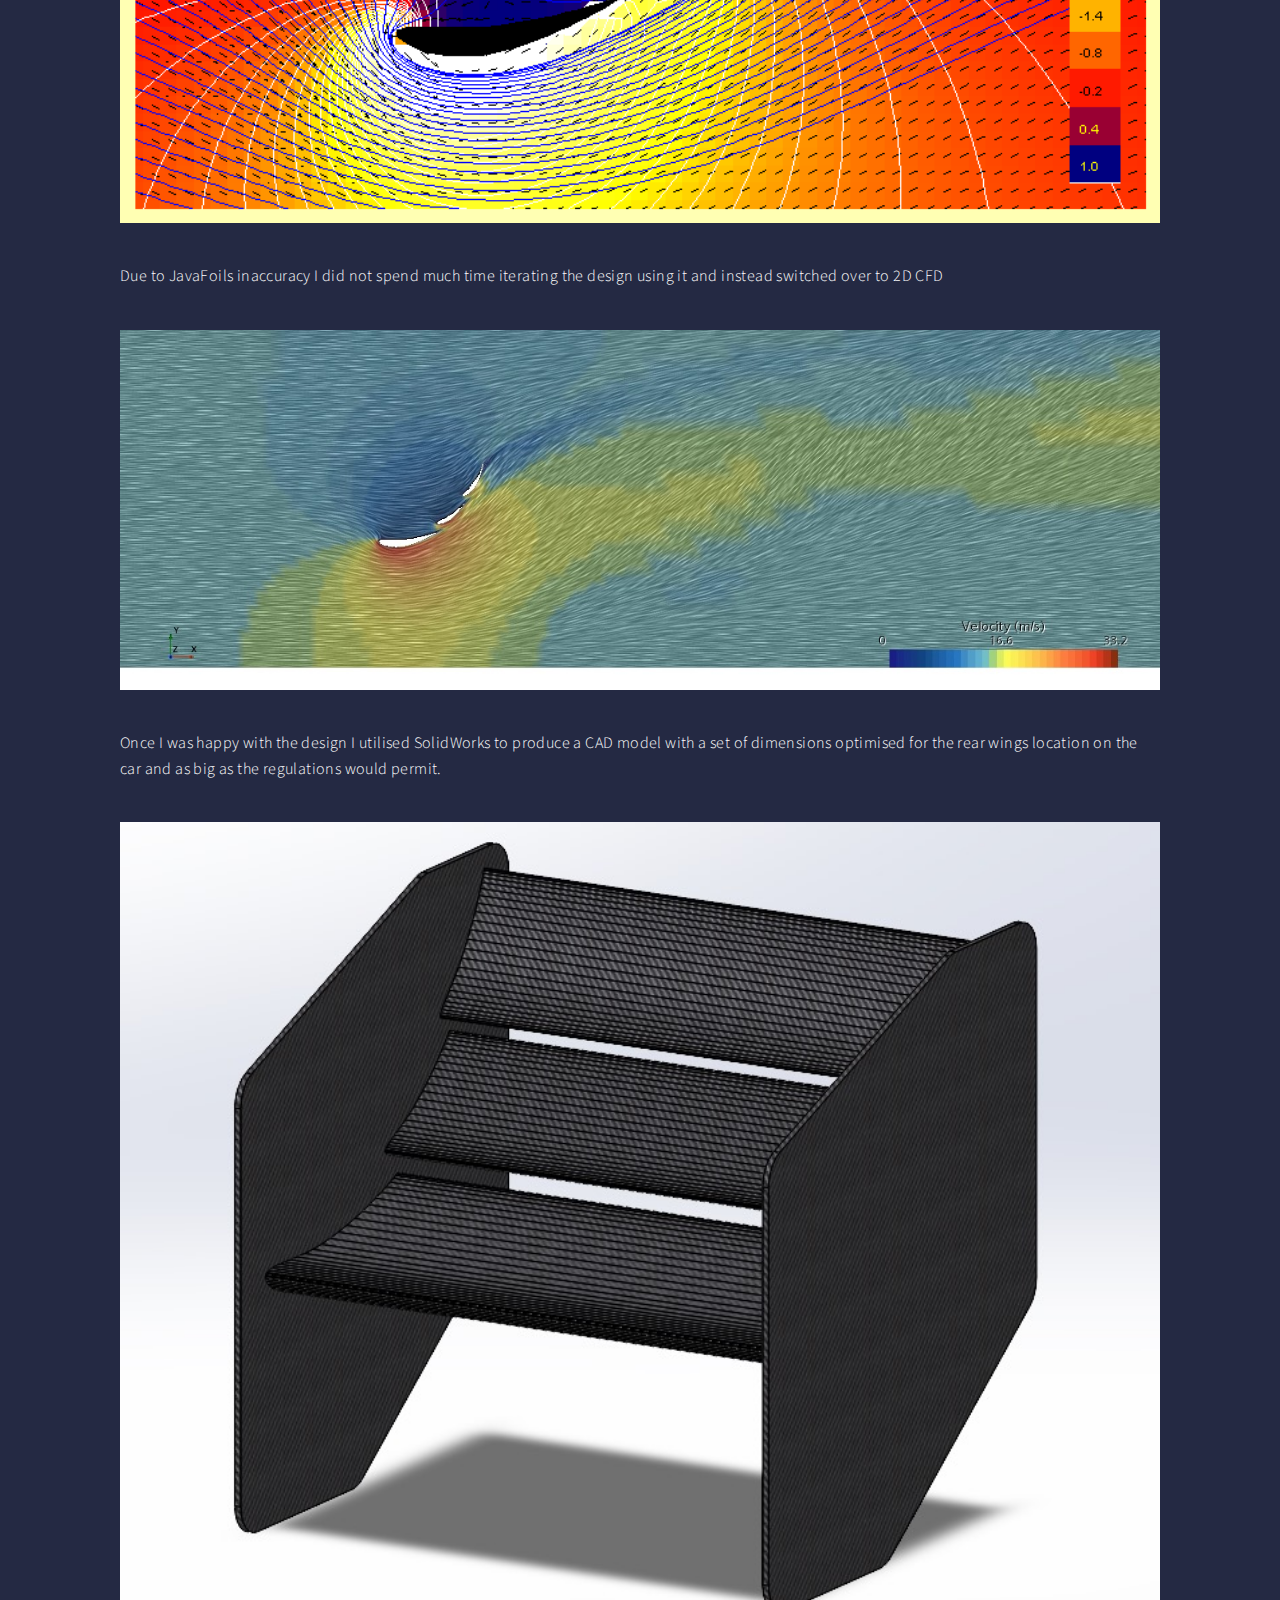
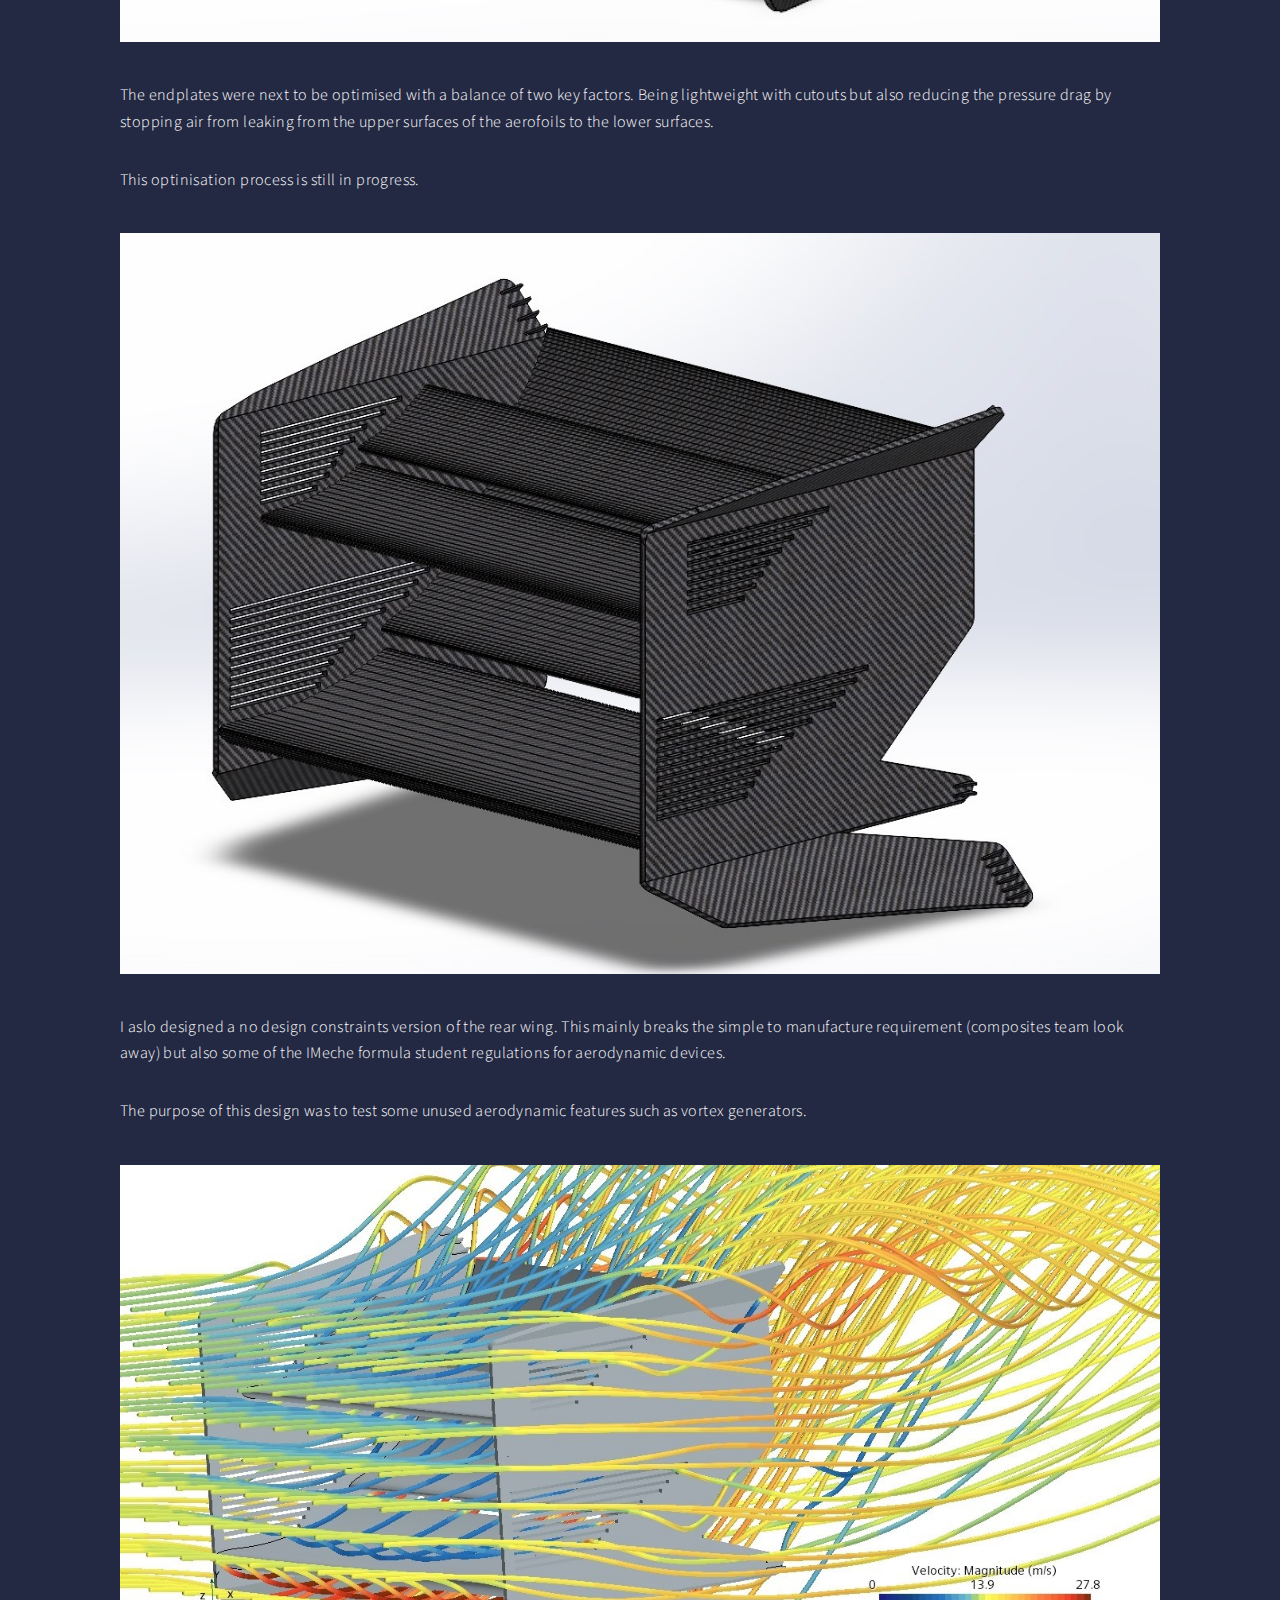
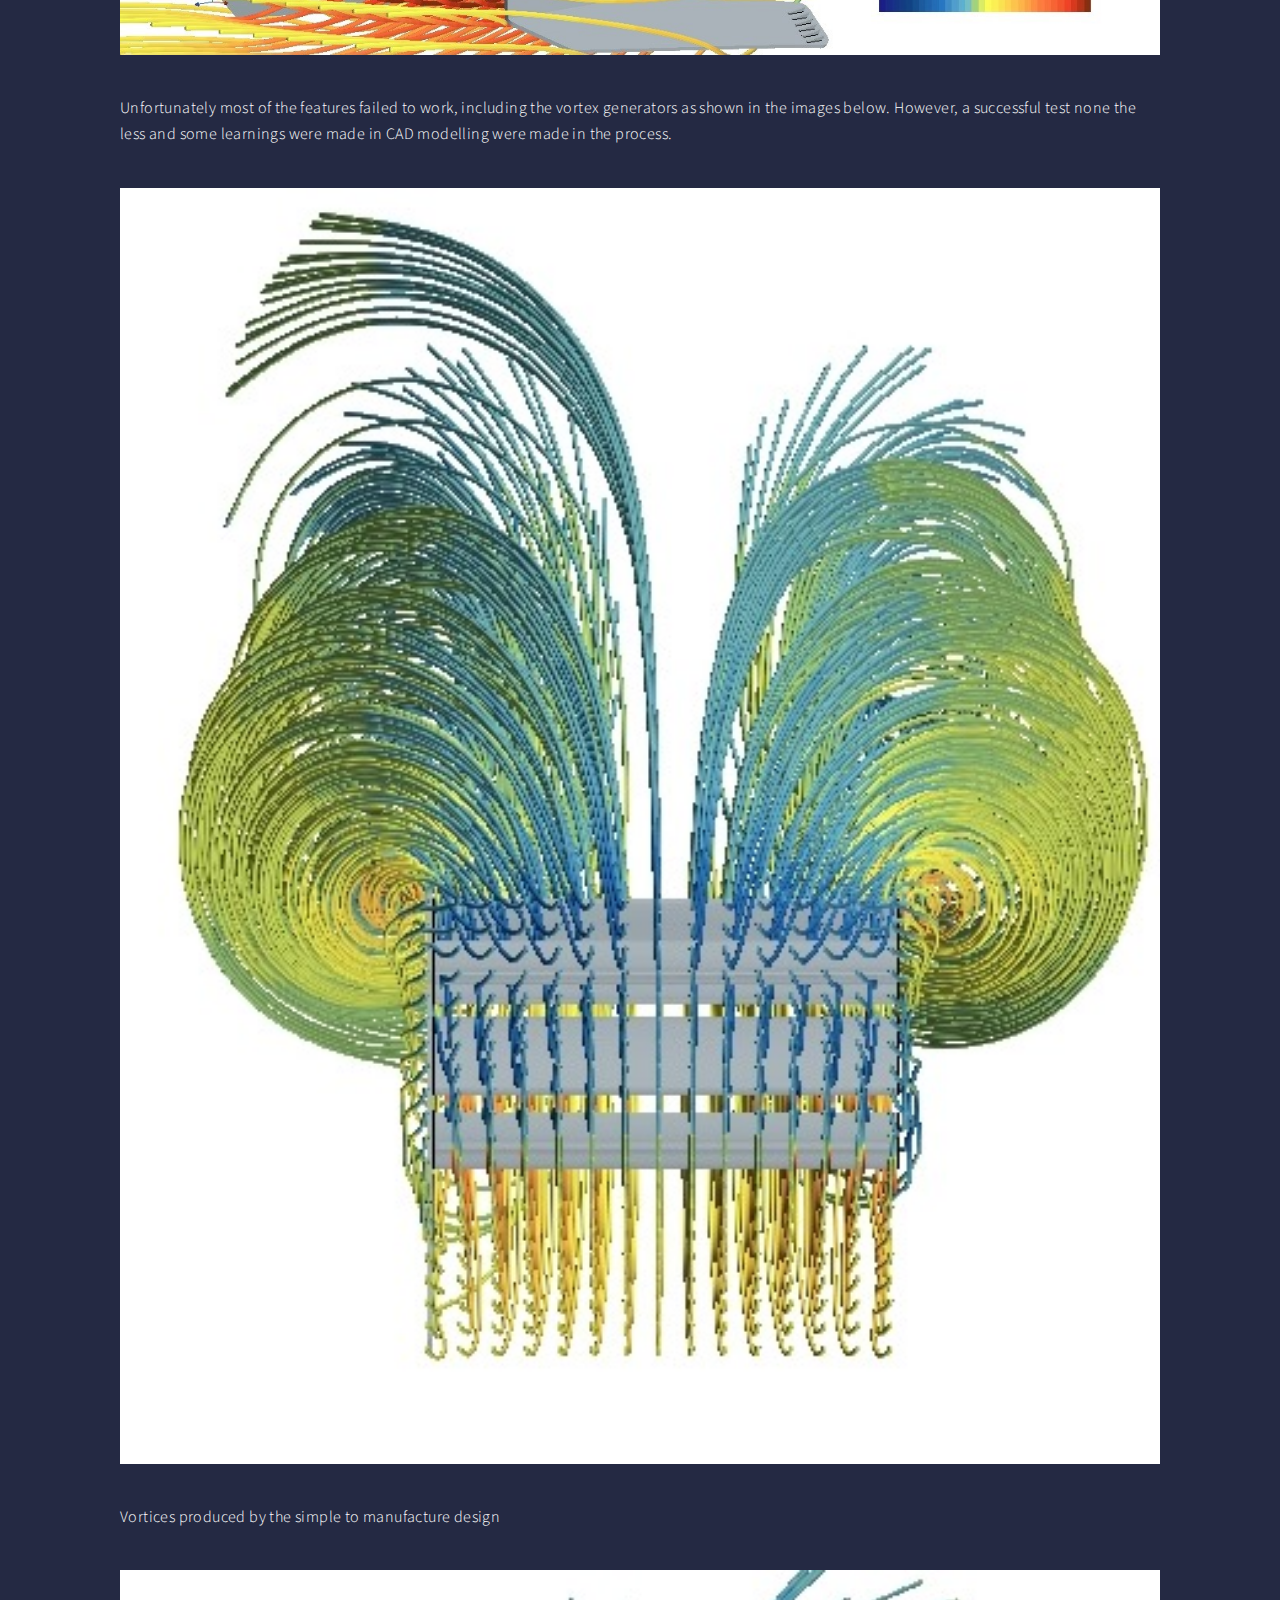
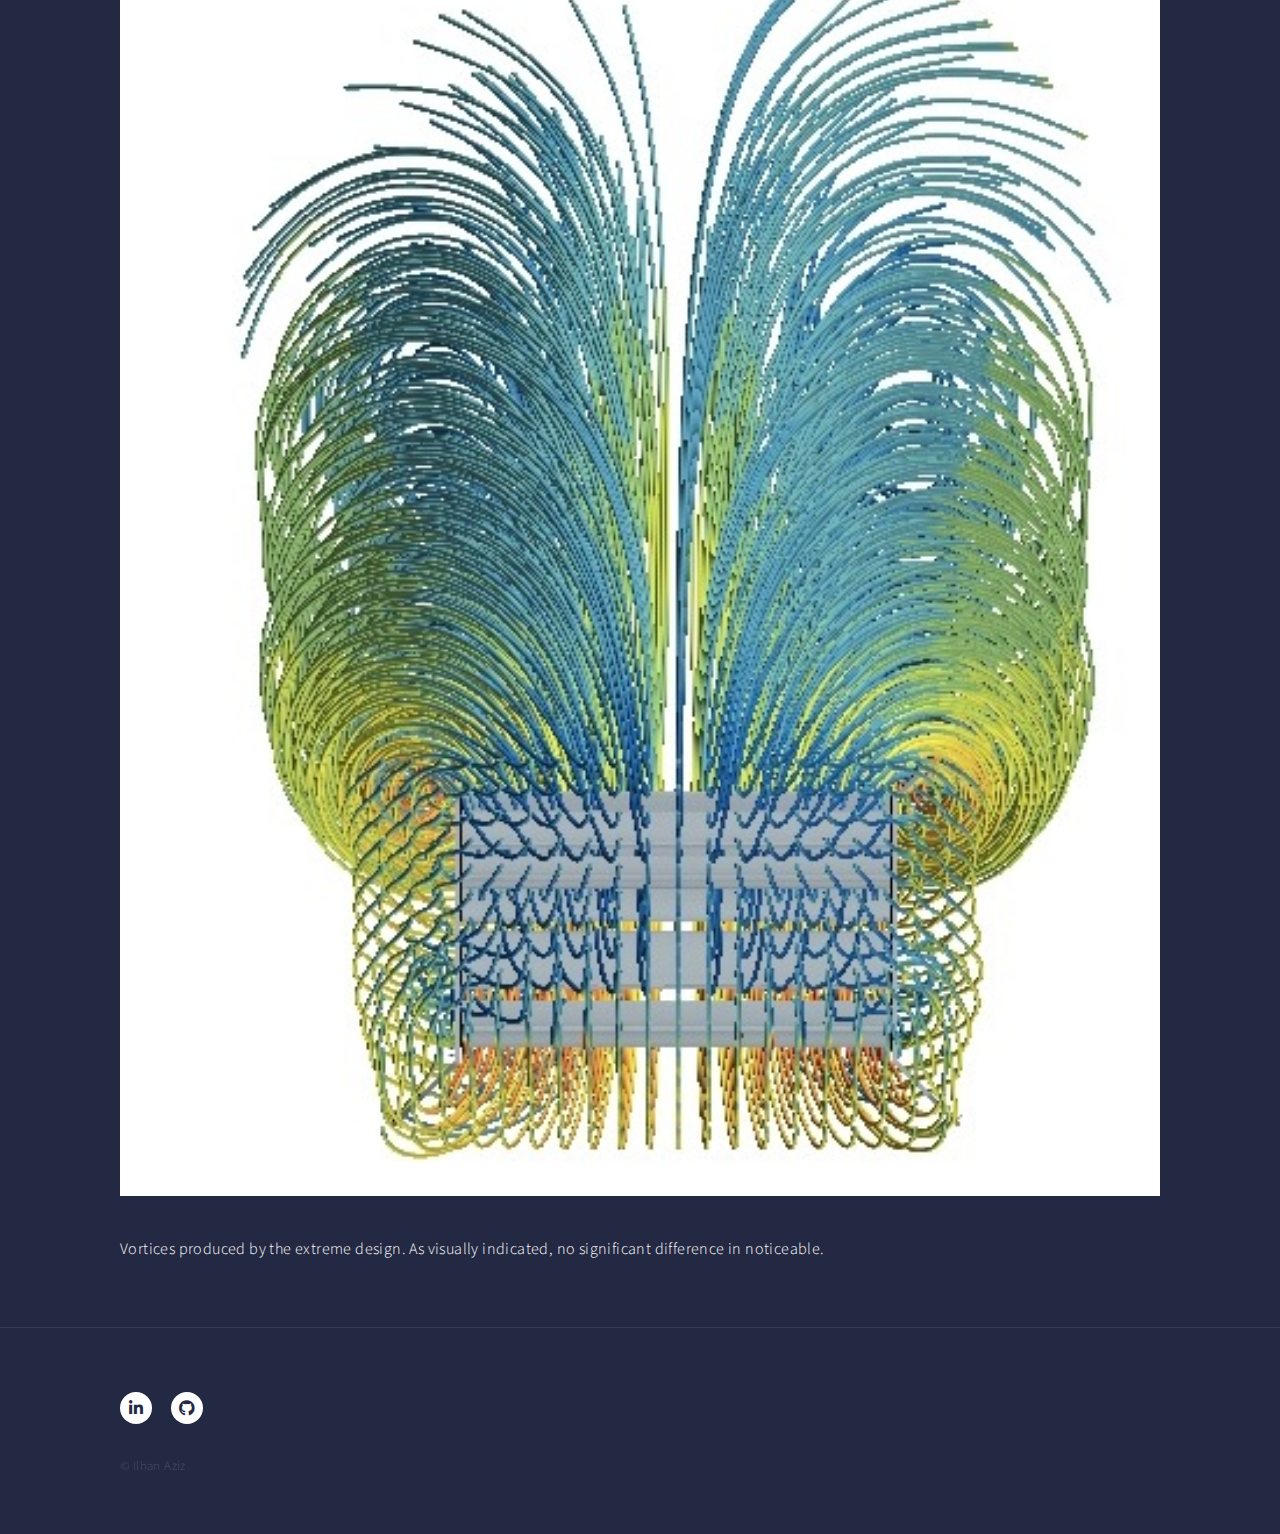
<file: Rear Wing Redesign.html>
<!DOCTYPE HTML>
<!--
	Forty by HTML5 UP
	html5up.net | @ajlkn
	Free for personal and commercial use under the CCA 3.0 license (html5up.net/license)
-->
<html>
	<head>
		<title>Queen Mary Formula Student - Rear Wing Redesign</title>
		<meta charset="utf-8" />
		<meta name="viewport" content="width=device-width, initial-scale=1, user-scalable=no" />
		<link rel="stylesheet" href="assets/css/main.css" />
		<noscript><link rel="stylesheet" href="assets/css/noscript.css" /></noscript>
	</head>
	<body class="is-preload">

		<!-- Wrapper -->
			<div id="wrapper">

				<!-- Header -->
					<header id="header">
						<a href="index.html" class="logo"><strong>Ilhan Aziz</strong> <span>Aerospace Engineering Student</span></a>
						<nav>
							<a href="#menu">Menu</a>
						</nav>
					</header>

				<!-- Menu -->
					<nav id="menu">
						<ul class="links">
							<header class="minor">
							  <li><a href="index.html"><h3>Home</h3></a></li>
							</header>
							<div class="content">
								<div class="inner">
							      <header class="major">
								    <h3>Projects</h3>
							      </header>
								</div>
							</div>
							<li><a href="MetrologyofAdditivelyManufacturedCubeSatMirrorsProject.html">Metrology of Additively Manufactured CubeSat Mirrors Project</a></li>
							<li><a href="WindTurbineProject.html">Offshore Wind Turbine Project</a></li>
							<li><a href="Rear%20Wing%20Redesign.html">Formula Student - Rear Wing Redesign</a></li>
							<li><a href="CompositesManufacturing.html">Formula Student - Composites Manufacturing</a></li>
							<li><a href="ArconicSeatTrackAssignment.html">Arconic - Seat Track Case Study</a></li>
							<li><a href="AuroraRecoveryStuff.html">Aurora Initiative - Stage Separation Mechanism</a></li>
							<li><a href="PressureDistribution_SymmetricalAerofoil.html">Aerofoil Pressure Distribution - Lab Report</a></li>
							<li><a href="FSNosecone&SidepodDev.html">Formula Student - Nosecone & Sidepods Simulation</a></li>
							<li><a href="FSAssociate.html">Formula Student - Drag Reduction System</a></li>
							<li><a href="GCSE%20Multi-Games%20Project.html">GCSE Multi-Games Project</a></li>
					</nav>

				<!-- Main -->
					<div id="main" class="alt">

						<!-- One -->
							<section id="one">
								<div class="inner">
									<header class="major">
										<h1>Queen Mary Formula Student - Rear Wing Redesign</h1>
									</header>
									<header class="minor">
										<h1>May 2023 - August 2023</h1>
									</header>
									<p>After returning from the IMeche Formula Student competition in late July 2023, the aerodynamics team and senior management decided that the front and rear wings would be new additions for the next iteration of the car.</p>
									<p>My previous rear wing design was too low drag optimised producing only 127N of downforce. So I set about creating a new design starting from scratch that would still meet the simple to manufacture requirement.</p>
									<span class="image main"><img src="images/RearWingRedesign_1.png" alt="" /></span>
									<p>I had found JavaFoil to be highly inaccurate for the Eppler - 423 aerofoil when iterating my previous design based on subsequent CFD simulations. This time round I decided to base my first iteration off the theory for rear wing design. Such as utilising the Venturi effect between elements, where the trailing edge of the front most element and the leading edge of the rear most element form a convergent section compressing the air. Resulting in a low pressure region which draws in air from the high pressure region above the aerofoils re-energising the airflow and delaying the onset of flow separation and thus stall. Meaning the trailing elements can form an overall aerofoil shape with a greater angle of attack as opposed to having a single large element. This allows for greater downforce production with less pressure drag.</p>
                                    <span class="image main"><img src="images/RearWingRedesign_2.png" alt="" /></span>
									<p>Due to JavaFoils inaccuracy I did not spend much time iterating the design using it and instead switched over to 2D CFD</p>
									<span class="image main"><img src="images/RearWingRedesign_3.jpg" alt="" /></span>
									<p>Once I was happy with the design I utilised SolidWorks to produce a CAD model with a set of dimensions optimised for the rear wings location on the car and as big as the regulations would permit.</p>
									<span class="image main"><img src="images/RearWingRedesign_4.jpg" alt="" /></span>
									<p>The endplates were next to be optimised with a balance of two key factors. Being lightweight with cutouts but also reducing the pressure drag by stopping air from leaking from the upper surfaces of the aerofoils to the lower surfaces.</p>
									<p>This optinisation process is still in progress.</p>
									<span class="image main"><img src="images/FSR_7.jpg" alt="" /></span>
									<p>I aslo designed a no design constraints version of the rear wing. This mainly breaks the simple to manufacture requirement (composites team look away) but also some of the IMeche formula student regulations for aerodynamic devices.</p>
									<p>The purpose of this design was to test some unused aerodynamic features such as vortex generators.</p>
                                    <span class="image main"><img src="images/FSR_8.jpg" alt="" /></span>
									<p>Unfortunately most of the features failed to work, including the vortex generators as shown in the images below. However, a successful test none the less and some learnings  were made in CAD modelling were made in the process.</p>
									<span class="image main"><img src="images/RegularRearWingVortices.jpg" alt="" /></span>
									<p>Vortices produced by the simple to manufacture design</p>
									<span class="image main"><img src="images/ExtremeRearWingVortices.jpg" alt="" /></span>
									<p>Vortices produced by the extreme design. As visually indicated, no significant difference in noticeable.</p>
								</div>
							</section>

					</div>

				<!-- Footer -->
					<footer id="footer">
						<div class="inner">
							<ul class="icons">
								<li><a href="https://www.linkedin.com/in/ilhan-aziz-a5a660245/" class="icon brands alt fa-linkedin-in"><span class="label">LinkedIn</span></a></li>
								<li><a href="https://github.com/Ilhan-Aziz?tab=projects" class="icon brands alt fa-github"><span class="label">GitHub</span></a></li>
							</ul>
							<ul class="copyright">
								<li>&copy; Ilhan Aziz</li>
							</ul>
						</div>
					</footer>

			</div>

		<!-- Scripts -->
			<script src="assets/js/jquery.min.js"></script>
			<script src="assets/js/jquery.scrolly.min.js"></script>
			<script src="assets/js/jquery.scrollex.min.js"></script>
			<script src="assets/js/browser.min.js"></script>
			<script src="assets/js/breakpoints.min.js"></script>
			<script src="assets/js/util.js"></script>
			<script src="assets/js/main.js"></script>

	</body>
</html>
</file>
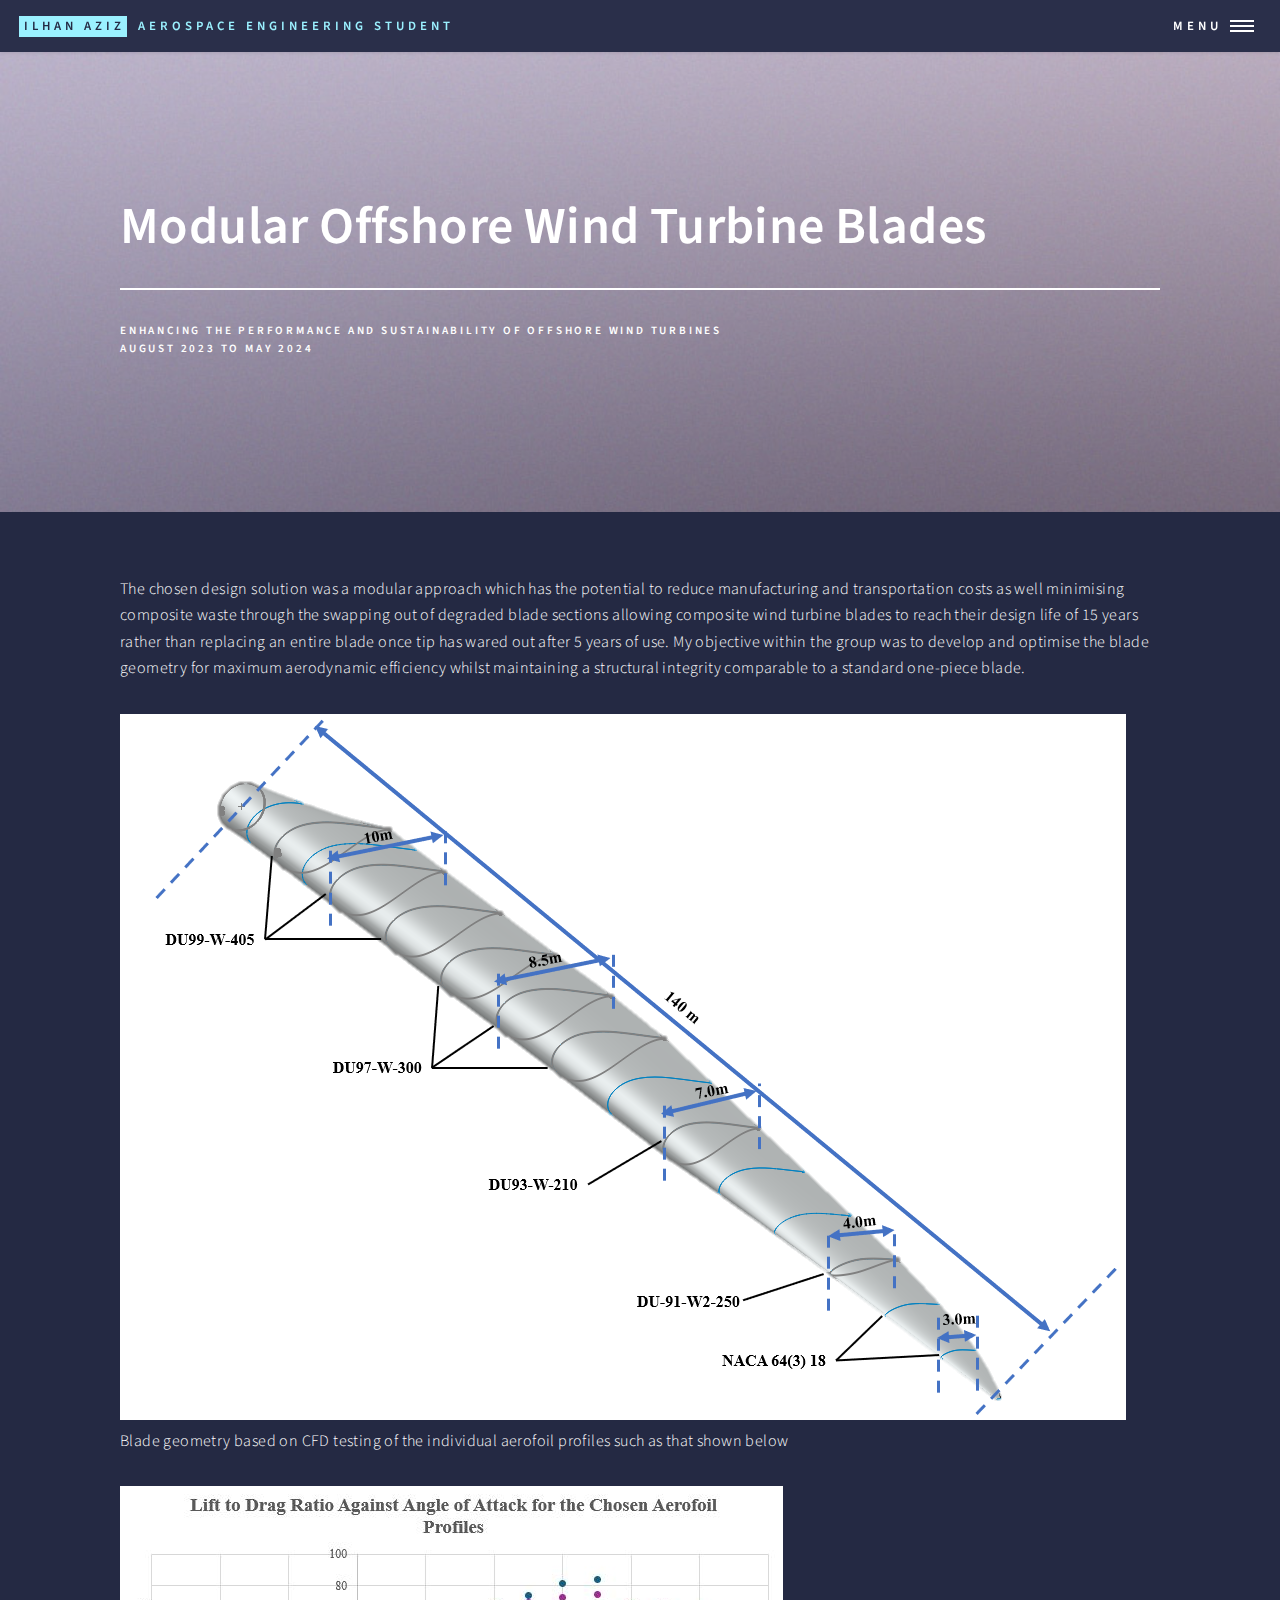
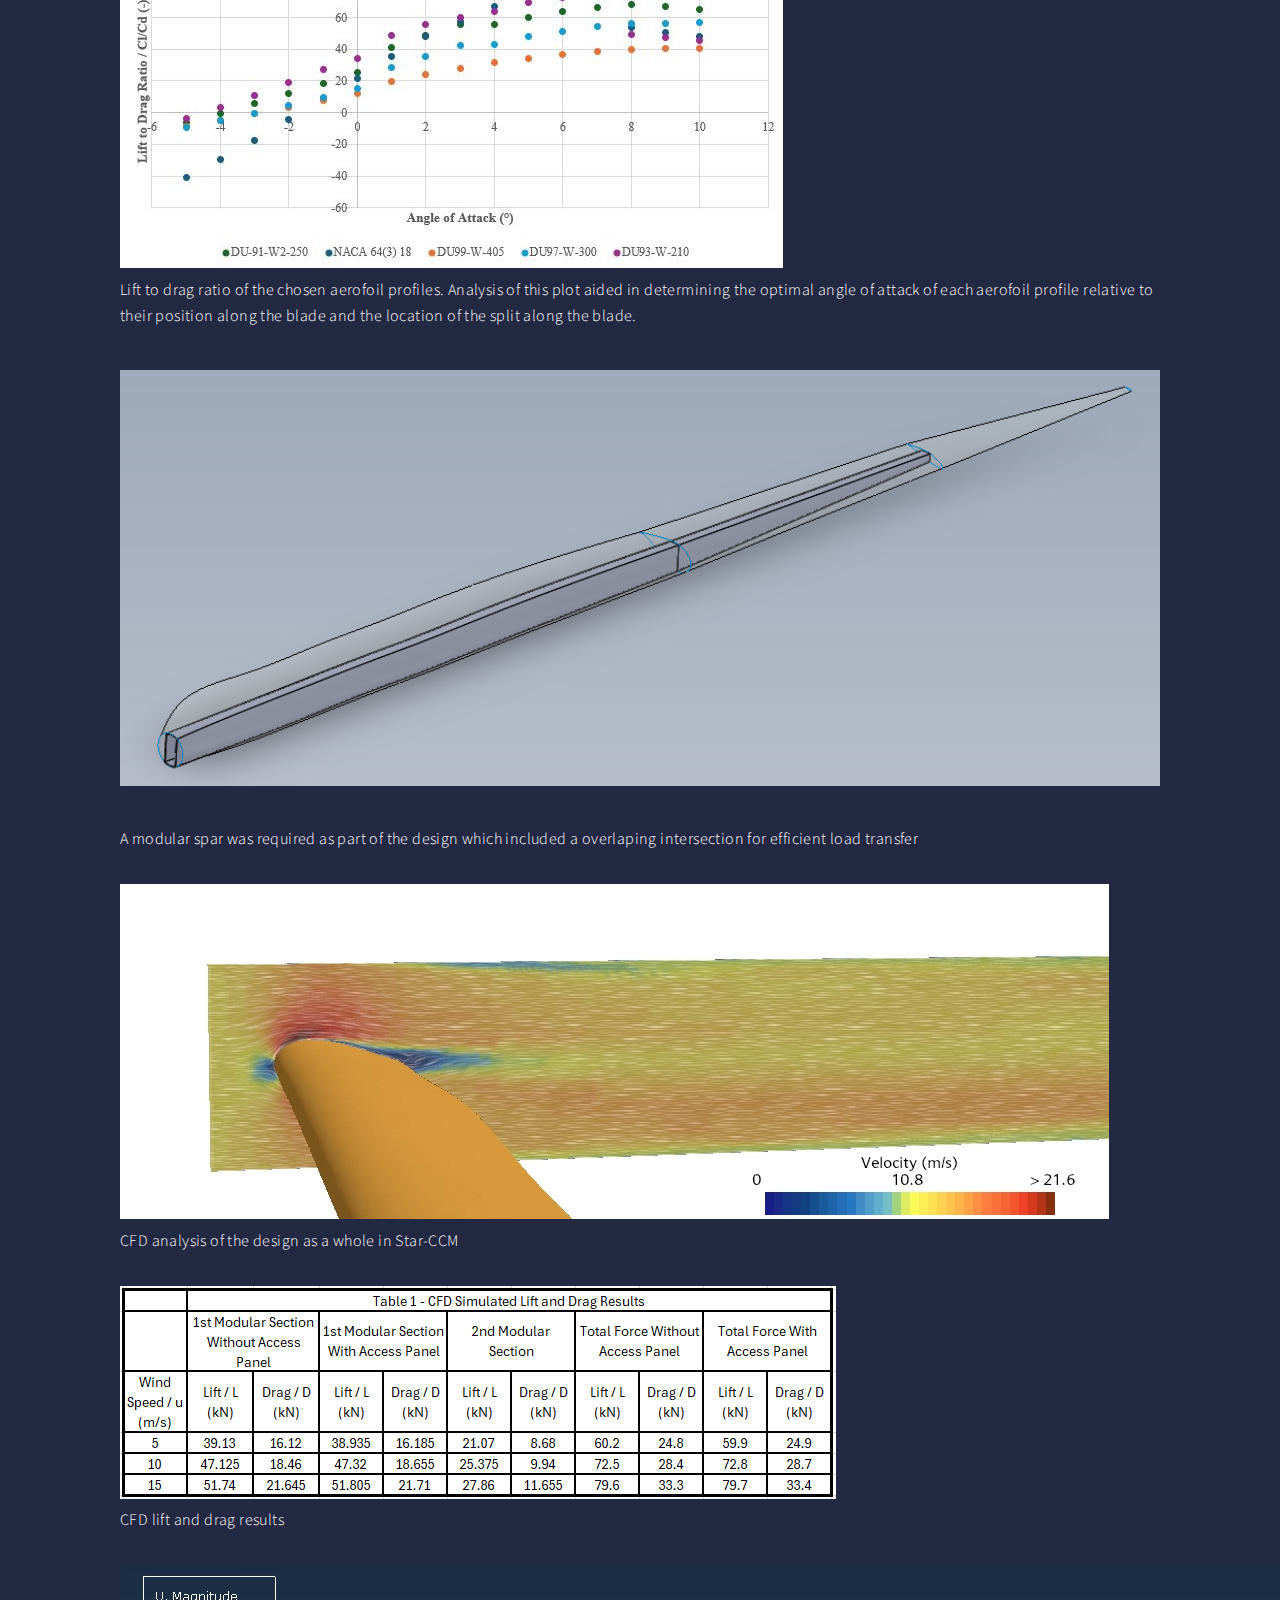
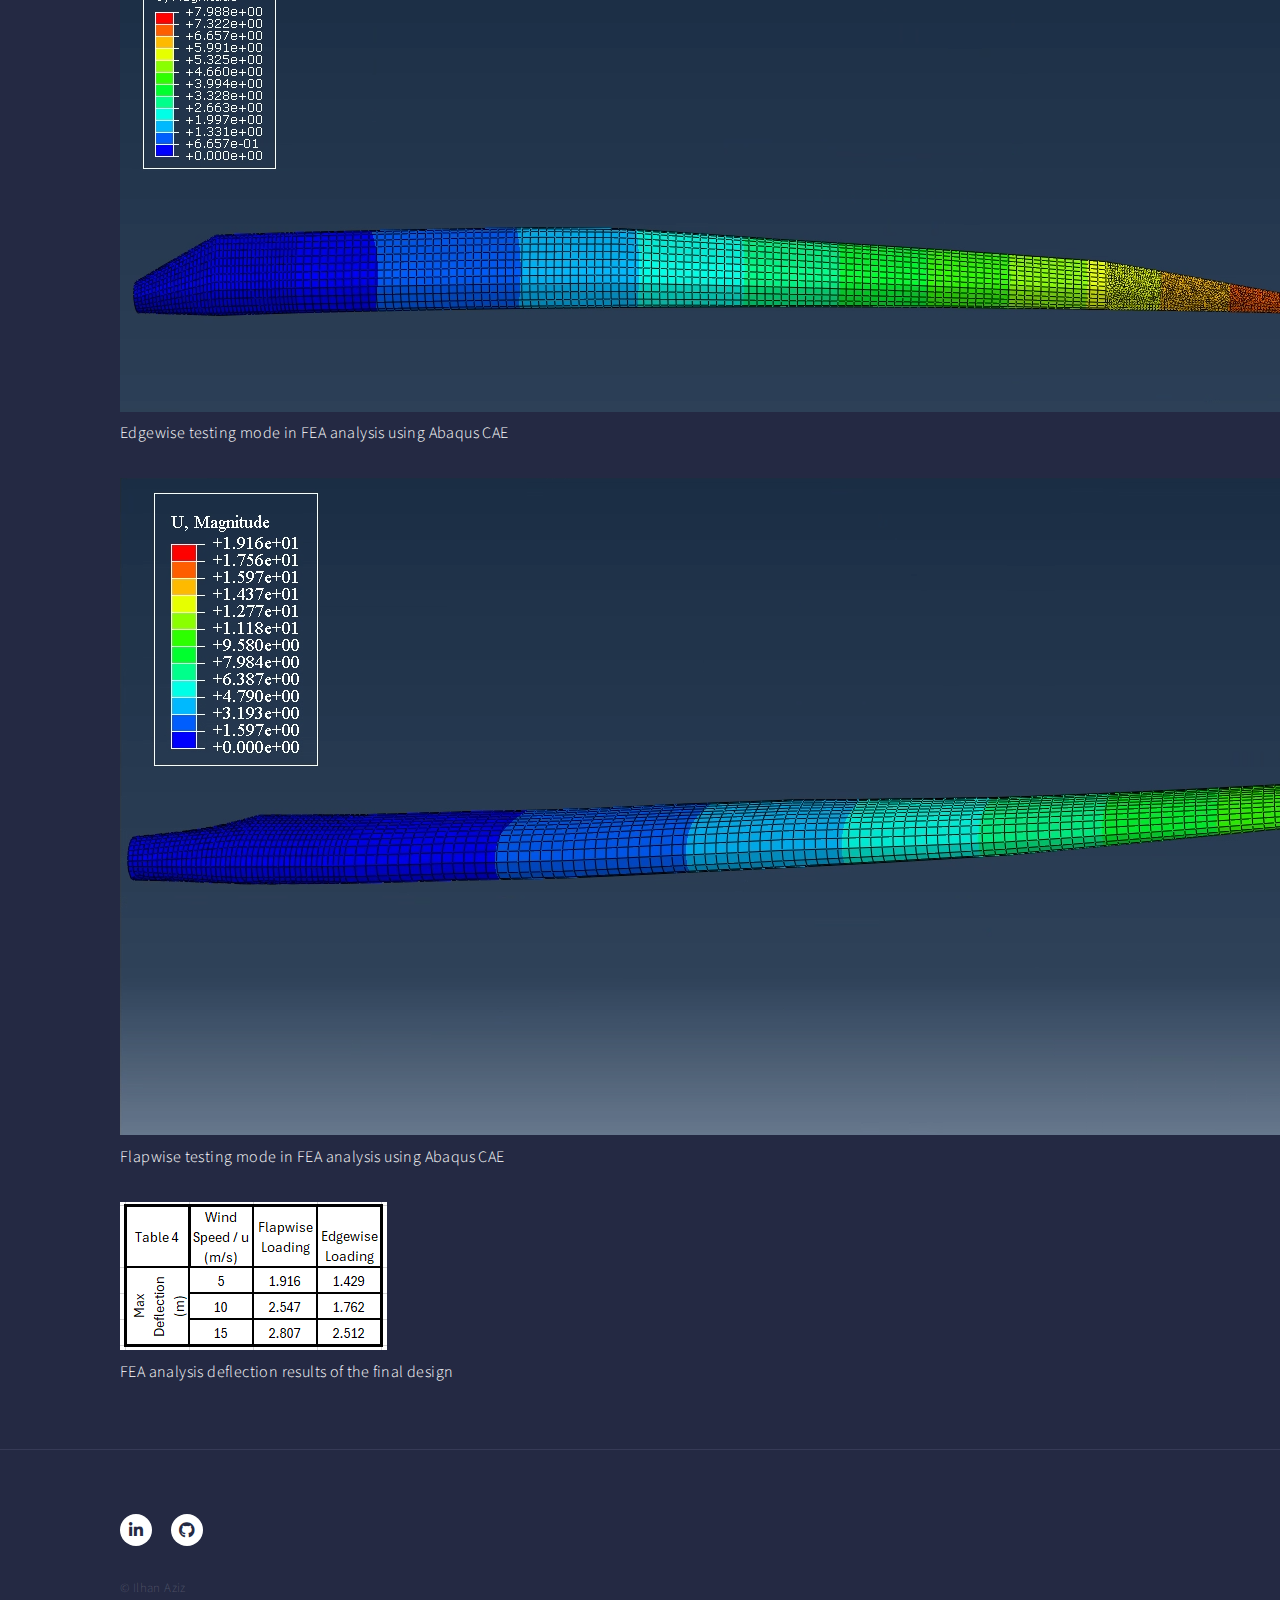
<file: WindTurbineProject.html>
<!DOCTYPE HTML>
<!--
	Forty by HTML5 UP
	html5up.net | @ajlkn
	Free for personal and commercial use under the CCA 3.0 license (html5up.net/license)
-->
<html>
	<head>
		<title>Wind Turbine Project</title>
		<meta charset="utf-8" />
		<meta name="viewport" content="width=device-width, initial-scale=1, user-scalable=no" />
		<link rel="stylesheet" href="assets/css/main.css" />
		<noscript><link rel="stylesheet" href="assets/css/noscript.css" /></noscript>
	</head>
	<body class="is-preload">

		<!-- Wrapper -->
			<div id="wrapper">

				<!-- Header -->
					<header id="header">
						<a href="index.html" class="logo"><strong>Ilhan Aziz</strong> <span>Aerospace Engineering Student</span></a>
						<nav>
							<a href="#menu">Menu</a>
						</nav>
					</header>

				<!-- Menu -->
					<nav id="menu">
						<ul class="links">
							<header class="minor">
							  <li><a href="index.html"><h3>Home</h3></a></li>
							</header>
							<div class="content">
								<div class="inner">
							      <header class="major">
								    <h3>Projects</h3>
							      </header>
								</div>
							</div>
							<li><a href="MetrologyofAdditivelyManufacturedCubeSatMirrorsProject.html">Metrology of Additively Manufactured CubeSat Mirrors Project</a></li>
							<li><a href="WindTurbineProject.html">Offshore Wind Turbine Project</a></li>
							<li><a href="Rear%20Wing%20Redesign.html">Formula Student - Rear Wing Redesign</a></li>
							<li><a href="CompositesManufacturing.html">Formula Student - Composites Manufacturing</a></li>
							<li><a href="ArconicSeatTrackAssignment.html">Arconic - Seat Track Case Study</a></li>
							<li><a href="AuroraRecoveryStuff.html">Aurora Initiative - Stage Separation Mechanism</a></li>
							<li><a href="PressureDistribution_SymmetricalAerofoil.html">Aerofoil Pressure Distribution - Lab Report</a></li>
							<li><a href="FSNosecone&SidepodDev.html">Formula Student - Nosecone & Sidepods Simulation</a></li>
							<li><a href="FSAssociate.html">Formula Student - Drag Reduction System</a></li>
							<li><a href="GCSE%20Multi-Games%20Project.html">GCSE Multi-Games Project</a></li>
					</nav>

					<section id="banner" class="style2">
						<div class="inner">
							<span class="image">
								<img src="images/pic03.jpg" alt="" />
							</span>
							<header class="major">
								<h1>Modular Offshore Wind Turbine Blades</h1>
							</header>
							<div class="content">
								<p>Enhancing the performance and sustainability of offshore wind turbines<br>
								August 2023 to May 2024</p>
							</div>
						</div>
					</section>
				<!-- Main -->
					<div id="main" class="alt">

						<!-- One -->
							<section id="one">
								<div class="inner">
                                  <header class="minor">
									<p>The chosen design solution was a modular approach which has the potential to reduce manufacturing and transportation costs as well minimising composite waste through the swapping out of degraded blade sections allowing composite wind turbine blades to reach their design life of 15 years rather than replacing an entire blade once tip has wared out after 5 years of use. My objective within the group was to develop and optimise the blade geometry for maximum aerodynamic efficiency whilst maintaining a structural integrity comparable to a standard one-piece blade.</p>
								  </header>
									<img src="images/CADDimensions.png" alt="" />
									<p>Blade geometry based on CFD testing of the individual aerofoil profiles such as that shown below</p>
									<img src="images/lifttodragratio.JPG" alt="" />
									<p>Lift to  drag ratio of the chosen aerofoil profiles. Analysis of this plot aided in determining the optimal angle of attack of each aerofoil profile relative to their position along the blade and the location of the split along the blade.</p>
								        <span class="image main"><img src="images/CADSpar.png" alt="" /></span>
									<p>A modular spar was required as part of the design  which included a overlaping intersection for efficient load transfer</p>
									<img src="images/CFDVelocityProfile.png" alt="" />
									<p>CFD analysis of the design as a whole in Star-CCM</p>
									<img src="images/LiftAndDragResults.png" alt="" />
									<p>CFD lift and drag results</p>
									<img src="images/EdgwiseDeflection.png" alt="" />
									<p>Edgewise testing mode in FEA analysis using Abaqus CAE</p>
									<img src="images/FlapwiseDeflection.png" alt="" />
									<p>Flapwise testing mode in FEA analysis using Abaqus CAE</p>
									<img src="images/deflectionresults.png" alt="" />
									<p>FEA analysis deflection results of the final design</p>
								</div>
							</section>

					</div>

				<!-- Footer -->
					<footer id="footer">
						<div class="inner">
							<ul class="icons">
								<li><a href="https://www.linkedin.com/in/ilhan-aziz-a5a660245/" class="icon brands alt fa-linkedin-in"><span class="label">LinkedIn</span></a></li>
								<li><a href="https://github.com/Ilhan-Aziz?tab=projects" class="icon brands alt fa-github"><span class="label">GitHub</span></a></li>
							</ul>
							<ul class="copyright">
								<li>&copy; Ilhan Aziz</li>
							</ul>
						</div>
					</footer>

		<!-- Scripts -->
			<script src="assets/js/jquery.min.js"></script>
			<script src="assets/js/jquery.scrolly.min.js"></script>
			<script src="assets/js/jquery.scrollex.min.js"></script>
			<script src="assets/js/browser.min.js"></script>
			<script src="assets/js/breakpoints.min.js"></script>
			<script src="assets/js/util.js"></script>
			<script src="assets/js/main.js"></script>

	</body>
</html>
</file>
<file: assets/css/noscript.css>
/*
	Forty by HTML5 UP
	html5up.net | @ajlkn
	Free for personal and commercial use under the CCA 3.0 license (html5up.net/license)
*/

/* Banner */

	body.is-preload #banner:after {
		opacity: 0.85;
	}

	body.is-preload #banner > .inner {
		-moz-filter: none;
		-webkit-filter: none;
		-ms-filter: none;
		filter: none;
		-moz-transform: none;
		-webkit-transform: none;
		-ms-transform: none;
		transform: none;
		opacity: 1;
	}
</file>
<file: assets/css/main.css>
@import url(fontawesome-all.min.css);
@import url("https://fonts.googleapis.com/css?family=Source+Sans+Pro:300,300italic,600,600italic");

/*
	Forty by HTML5 UP
	html5up.net | @ajlkn
	Free for personal and commercial use under the CCA 3.0 license (html5up.net/license)
*/

html, body, div, span, applet, object,
iframe, h1, h2, h3, h4, h5, h6, p, blockquote,
pre, a, abbr, acronym, address, big, cite,
code, del, dfn, em, img, ins, kbd, q, s, samp,
small, strike, strong, sub, sup, tt, var, b,
u, i, center, dl, dt, dd, ol, ul, li, fieldset,
form, label, legend, table, caption, tbody,
tfoot, thead, tr, th, td, article, aside,
canvas, details, embed, figure, figcaption,
footer, header, hgroup, menu, nav, output, ruby,
section, summary, time, mark, audio, video {
	margin: 0;
	padding: 0;
	border: 0;
	font-size: 100%;
	font: inherit;
	vertical-align: baseline;}

article, aside, details, figcaption, figure,
footer, header, hgroup, menu, nav, section {
	display: block;}

body {
	line-height: 1;
}

ol, ul {
	list-style: none;
}

blockquote, q {
	quotes: none;
}

	blockquote:before, blockquote:after, q:before, q:after {
		content: '';
		content: none;
	}

table {
	border-collapse: collapse;
	border-spacing: 0;
}

body {
	-webkit-text-size-adjust: none;
}

mark {
	background-color: transparent;
	color: inherit;
}

input::-moz-focus-inner {
	border: 0;
	padding: 0;
}

input, select, textarea {
	-moz-appearance: none;
	-webkit-appearance: none;
	-ms-appearance: none;
	appearance: none;
}

/* Basic */

	@-ms-viewport {
		width: device-width;
	}

	body {
		-ms-overflow-style: scrollbar;
	}

	@media screen and (max-width: 480px) {

		html, body {
			min-width: 320px;
		}

	}

	html {
		box-sizing: border-box;
	}

	*, *:before, *:after {
		box-sizing: inherit;
	}

	body {
		background: #242943;
	}

		body.is-preload *, body.is-preload *:before, body.is-preload *:after {
			-moz-animation: none !important;
			-webkit-animation: none !important;
			-ms-animation: none !important;
			animation: none !important;
			-moz-transition: none !important;
			-webkit-transition: none !important;
			-ms-transition: none !important;
			transition: none !important;
		}

/* Type */

	body, input, select, textarea {
		color: #ffffff;
		font-family: "Source Sans Pro", Helvetica, sans-serif;
		font-size: 17pt;
		font-weight: 300;
		letter-spacing: 0.025em;
		line-height: 1.65;
	}

		@media screen and (max-width: 1680px) {

			body, input, select, textarea {
				font-size: 14pt;
			}

		}

		@media screen and (max-width: 1280px) {

			body, input, select, textarea {
				font-size: 12pt;
			}

		}

		@media screen and (max-width: 360px) {

			body, input, select, textarea {
				font-size: 11pt;
			}

		}

	a {
		-moz-transition: color 0.2s ease-in-out, border-bottom-color 0.2s ease-in-out;
		-webkit-transition: color 0.2s ease-in-out, border-bottom-color 0.2s ease-in-out;
		-ms-transition: color 0.2s ease-in-out, border-bottom-color 0.2s ease-in-out;
		transition: color 0.2s ease-in-out, border-bottom-color 0.2s ease-in-out;
		border-bottom: dotted 1px;
		color: inherit;
		text-decoration: none;
	}

		a:hover {
			border-bottom-color: transparent;
			color: #9bf1ff !important;
		}

		a:active {
			color: #53e3fb !important;
		}

	strong, b {
		color: #ffffff;
		font-weight: 600;
	}

	em, i {
		font-style: italic;
	}

	p {
		margin: 0 0 2em 0;
	}

	h1, h2, h3, h4, h5, h6 {
		color: #ffffff;
		font-weight: 600;
		line-height: 1.65;
		margin: 0 0 1em 0;
	}

		h1 a, h2 a, h3 a, h4 a, h5 a, h6 a {
			color: inherit;
			border-bottom: 0;
		}

	h1 {
		font-size: 2.5em;
	}

	h2 {
		font-size: 1.75em;
	}

	h3 {
		font-size: 1.35em;
	}

	h4 {
		font-size: 1.1em;
	}

	h5 {
		font-size: 0.9em;
	}

	h6 {
		font-size: 0.7em;
	}

	@media screen and (max-width: 736px) {

		h1 {
			font-size: 2em;
		}

		h2 {
			font-size: 1.5em;
		}

		h3 {
			font-size: 1.25em;
		}

	}

	sub {
		font-size: 0.8em;
		position: relative;
		top: 0.5em;
	}

	sup {
		font-size: 0.8em;
		position: relative;
		top: -0.5em;
	}

	blockquote {
		border-left: solid 4px rgba(212, 212, 255, 0.1);
		font-style: italic;
		margin: 0 0 2em 0;
		padding: 0.5em 0 0.5em 2em;
	}

	code {
		background: rgba(212, 212, 255, 0.035);
		font-family: "Courier New", monospace;
		font-size: 0.9em;
		margin: 0 0.25em;
		padding: 0.25em 0.65em;
	}

	pre {
		-webkit-overflow-scrolling: touch;
		font-family: "Courier New", monospace;
		font-size: 0.9em;
		margin: 0 0 2em 0;
	}

		pre code {
			display: block;
			line-height: 1.75;
			padding: 1em 1.5em;
			overflow-x: auto;
		}

	hr {
		border: 0;
		border-bottom: solid 1px rgba(212, 212, 255, 0.1);
		margin: 2em 0;
	}

		hr.major {
			margin: 3em 0;
		}

	.align-left {
		text-align: left;
	}

	.align-center {
		text-align: center;
	}

	.align-right {
		text-align: right;
	}

/* Row */

	.row {
		display: flex;
		flex-wrap: wrap;
		box-sizing: border-box;
		align-items: stretch;
	}

		.row > * {
			box-sizing: border-box;
		}

		.row.gtr-uniform > * > :last-child {
			margin-bottom: 0;
		}

		.row.aln-left {
			justify-content: flex-start;
		}

		.row.aln-center {
			justify-content: center;
		}

		.row.aln-right {
			justify-content: flex-end;
		}

		.row.aln-top {
			align-items: flex-start;
		}

		.row.aln-middle {
			align-items: center;
		}

		.row.aln-bottom {
			align-items: flex-end;
		}

		.row > .imp {
			order: -1;
		}

		.row > .col-1 {
			width: 8.33333%;
		}

		.row > .off-1 {
			margin-left: 8.33333%;
		}

		.row > .col-2 {
			width: 16.66667%;
		}

		.row > .off-2 {
			margin-left: 16.66667%;
		}

		.row > .col-3 {
			width: 25%;
		}

		.row > .off-3 {
			margin-left: 25%;
		}

		.row > .col-4 {
			width: 33.33333%;
		}

		.row > .off-4 {
			margin-left: 33.33333%;
		}

		.row > .col-5 {
			width: 41.66667%;
		}

		.row > .off-5 {
			margin-left: 41.66667%;
		}

		.row > .col-6 {
			width: 50%;
		}

		.row > .off-6 {
			margin-left: 50%;
		}

		.row > .col-7 {
			width: 58.33333%;
		}

		.row > .off-7 {
			margin-left: 58.33333%;
		}

		.row > .col-8 {
			width: 66.66667%;
		}

		.row > .off-8 {
			margin-left: 66.66667%;
		}

		.row > .col-9 {
			width: 75%;
		}

		.row > .off-9 {
			margin-left: 75%;
		}

		.row > .col-10 {
			width: 83.33333%;
		}

		.row > .off-10 {
			margin-left: 83.33333%;
		}

		.row > .col-11 {
			width: 91.66667%;
		}

		.row > .off-11 {
			margin-left: 91.66667%;
		}

		.row > .col-12 {
			width: 100%;
		}

		.row > .off-12 {
			margin-left: 100%;
		}

		.row.gtr-0 {
			margin-top: 0;
			margin-left: 0em;
		}

			.row.gtr-0 > * {
				padding: 0 0 0 0em;
			}

			.row.gtr-0.gtr-uniform {
				margin-top: 0em;
			}

				.row.gtr-0.gtr-uniform > * {
					padding-top: 0em;
				}

		.row.gtr-25 {
			margin-top: 0;
			margin-left: -0.5em;
		}

			.row.gtr-25 > * {
				padding: 0 0 0 0.5em;
			}

			.row.gtr-25.gtr-uniform {
				margin-top: -0.5em;
			}

				.row.gtr-25.gtr-uniform > * {
					padding-top: 0.5em;
				}

		.row.gtr-50 {
			margin-top: 0;
			margin-left: -1em;
		}

			.row.gtr-50 > * {
				padding: 0 0 0 1em;
			}

			.row.gtr-50.gtr-uniform {
				margin-top: -1em;
			}

				.row.gtr-50.gtr-uniform > * {
					padding-top: 1em;
				}

		.row {
			margin-top: 0;
			margin-left: -2em;
		}

			.row > * {
				padding: 0 0 0 2em;
			}

			.row.gtr-uniform {
				margin-top: -2em;
			}

				.row.gtr-uniform > * {
					padding-top: 2em;
				}

		.row.gtr-150 {
			margin-top: 0;
			margin-left: -3em;
		}

			.row.gtr-150 > * {
				padding: 0 0 0 3em;
			}

			.row.gtr-150.gtr-uniform {
				margin-top: -3em;
			}

				.row.gtr-150.gtr-uniform > * {
					padding-top: 3em;
				}

		.row.gtr-200 {
			margin-top: 0;
			margin-left: -4em;
		}

			.row.gtr-200 > * {
				padding: 0 0 0 4em;
			}

			.row.gtr-200.gtr-uniform {
				margin-top: -4em;
			}

				.row.gtr-200.gtr-uniform > * {
					padding-top: 4em;
				}

		@media screen and (max-width: 1680px) {

			.row {
				display: flex;
				flex-wrap: wrap;
				box-sizing: border-box;
				align-items: stretch;
			}

				.row > * {
					box-sizing: border-box;
				}

				.row.gtr-uniform > * > :last-child {
					margin-bottom: 0;
				}

				.row.aln-left {
					justify-content: flex-start;
				}

				.row.aln-center {
					justify-content: center;
				}

				.row.aln-right {
					justify-content: flex-end;
				}

				.row.aln-top {
					align-items: flex-start;
				}

				.row.aln-middle {
					align-items: center;
				}

				.row.aln-bottom {
					align-items: flex-end;
				}

				.row > .imp-xlarge {
					order: -1;
				}

				.row > .col-1-xlarge {
					width: 8.33333%;
				}

				.row > .off-1-xlarge {
					margin-left: 8.33333%;
				}

				.row > .col-2-xlarge {
					width: 16.66667%;
				}

				.row > .off-2-xlarge {
					margin-left: 16.66667%;
				}

				.row > .col-3-xlarge {
					width: 25%;
				}

				.row > .off-3-xlarge {
					margin-left: 25%;
				}

				.row > .col-4-xlarge {
					width: 33.33333%;
				}

				.row > .off-4-xlarge {
					margin-left: 33.33333%;
				}

				.row > .col-5-xlarge {
					width: 41.66667%;
				}

				.row > .off-5-xlarge {
					margin-left: 41.66667%;
				}

				.row > .col-6-xlarge {
					width: 50%;
				}

				.row > .off-6-xlarge {
					margin-left: 50%;
				}

				.row > .col-7-xlarge {
					width: 58.33333%;
				}

				.row > .off-7-xlarge {
					margin-left: 58.33333%;
				}

				.row > .col-8-xlarge {
					width: 66.66667%;
				}

				.row > .off-8-xlarge {
					margin-left: 66.66667%;
				}

				.row > .col-9-xlarge {
					width: 75%;
				}

				.row > .off-9-xlarge {
					margin-left: 75%;
				}

				.row > .col-10-xlarge {
					width: 83.33333%;
				}

				.row > .off-10-xlarge {
					margin-left: 83.33333%;
				}

				.row > .col-11-xlarge {
					width: 91.66667%;
				}

				.row > .off-11-xlarge {
					margin-left: 91.66667%;
				}

				.row > .col-12-xlarge {
					width: 100%;
				}

				.row > .off-12-xlarge {
					margin-left: 100%;
				}

				.row.gtr-0 {
					margin-top: 0;
					margin-left: 0em;
				}

					.row.gtr-0 > * {
						padding: 0 0 0 0em;
					}

					.row.gtr-0.gtr-uniform {
						margin-top: 0em;
					}

						.row.gtr-0.gtr-uniform > * {
							padding-top: 0em;
						}

				.row.gtr-25 {
					margin-top: 0;
					margin-left: -0.5em;
				}

					.row.gtr-25 > * {
						padding: 0 0 0 0.5em;
					}

					.row.gtr-25.gtr-uniform {
						margin-top: -0.5em;
					}

						.row.gtr-25.gtr-uniform > * {
							padding-top: 0.5em;
						}

				.row.gtr-50 {
					margin-top: 0;
					margin-left: -1em;
				}

					.row.gtr-50 > * {
						padding: 0 0 0 1em;
					}

					.row.gtr-50.gtr-uniform {
						margin-top: -1em;
					}

						.row.gtr-50.gtr-uniform > * {
							padding-top: 1em;
						}

				.row {
					margin-top: 0;
					margin-left: -2em;
				}

					.row > * {
						padding: 0 0 0 2em;
					}

					.row.gtr-uniform {
						margin-top: -2em;
					}

						.row.gtr-uniform > * {
							padding-top: 2em;
						}

				.row.gtr-150 {
					margin-top: 0;
					margin-left: -3em;
				}

					.row.gtr-150 > * {
						padding: 0 0 0 3em;
					}

					.row.gtr-150.gtr-uniform {
						margin-top: -3em;
					}

						.row.gtr-150.gtr-uniform > * {
							padding-top: 3em;
						}

				.row.gtr-200 {
					margin-top: 0;
					margin-left: -4em;
				}

					.row.gtr-200 > * {
						padding: 0 0 0 4em;
					}

					.row.gtr-200.gtr-uniform {
						margin-top: -4em;
					}

						.row.gtr-200.gtr-uniform > * {
							padding-top: 4em;
						}

		}

		@media screen and (max-width: 1280px) {

			.row {
				display: flex;
				flex-wrap: wrap;
				box-sizing: border-box;
				align-items: stretch;
			}

				.row > * {
					box-sizing: border-box;
				}

				.row.gtr-uniform > * > :last-child {
					margin-bottom: 0;
				}

				.row.aln-left {
					justify-content: flex-start;
				}

				.row.aln-center {
					justify-content: center;
				}

				.row.aln-right {
					justify-content: flex-end;
				}

				.row.aln-top {
					align-items: flex-start;
				}

				.row.aln-middle {
					align-items: center;
				}

				.row.aln-bottom {
					align-items: flex-end;
				}

				.row > .imp-large {
					order: -1;
				}

				.row > .col-1-large {
					width: 8.33333%;
				}

				.row > .off-1-large {
					margin-left: 8.33333%;
				}

				.row > .col-2-large {
					width: 16.66667%;
				}

				.row > .off-2-large {
					margin-left: 16.66667%;
				}

				.row > .col-3-large {
					width: 25%;
				}

				.row > .off-3-large {
					margin-left: 25%;
				}

				.row > .col-4-large {
					width: 33.33333%;
				}

				.row > .off-4-large {
					margin-left: 33.33333%;
				}

				.row > .col-5-large {
					width: 41.66667%;
				}

				.row > .off-5-large {
					margin-left: 41.66667%;
				}

				.row > .col-6-large {
					width: 50%;
				}

				.row > .off-6-large {
					margin-left: 50%;
				}

				.row > .col-7-large {
					width: 58.33333%;
				}

				.row > .off-7-large {
					margin-left: 58.33333%;
				}

				.row > .col-8-large {
					width: 66.66667%;
				}

				.row > .off-8-large {
					margin-left: 66.66667%;
				}

				.row > .col-9-large {
					width: 75%;
				}

				.row > .off-9-large {
					margin-left: 75%;
				}

				.row > .col-10-large {
					width: 83.33333%;
				}

				.row > .off-10-large {
					margin-left: 83.33333%;
				}

				.row > .col-11-large {
					width: 91.66667%;
				}

				.row > .off-11-large {
					margin-left: 91.66667%;
				}

				.row > .col-12-large {
					width: 100%;
				}

				.row > .off-12-large {
					margin-left: 100%;
				}

				.row.gtr-0 {
					margin-top: 0;
					margin-left: 0em;
				}

					.row.gtr-0 > * {
						padding: 0 0 0 0em;
					}

					.row.gtr-0.gtr-uniform {
						margin-top: 0em;
					}

						.row.gtr-0.gtr-uniform > * {
							padding-top: 0em;
						}

				.row.gtr-25 {
					margin-top: 0;
					margin-left: -0.375em;
				}

					.row.gtr-25 > * {
						padding: 0 0 0 0.375em;
					}

					.row.gtr-25.gtr-uniform {
						margin-top: -0.375em;
					}

						.row.gtr-25.gtr-uniform > * {
							padding-top: 0.375em;
						}

				.row.gtr-50 {
					margin-top: 0;
					margin-left: -0.75em;
				}

					.row.gtr-50 > * {
						padding: 0 0 0 0.75em;
					}

					.row.gtr-50.gtr-uniform {
						margin-top: -0.75em;
					}

						.row.gtr-50.gtr-uniform > * {
							padding-top: 0.75em;
						}

				.row {
					margin-top: 0;
					margin-left: -1.5em;
				}

					.row > * {
						padding: 0 0 0 1.5em;
					}

					.row.gtr-uniform {
						margin-top: -1.5em;
					}

						.row.gtr-uniform > * {
							padding-top: 1.5em;
						}

				.row.gtr-150 {
					margin-top: 0;
					margin-left: -2.25em;
				}

					.row.gtr-150 > * {
						padding: 0 0 0 2.25em;
					}

					.row.gtr-150.gtr-uniform {
						margin-top: -2.25em;
					}

						.row.gtr-150.gtr-uniform > * {
							padding-top: 2.25em;
						}

				.row.gtr-200 {
					margin-top: 0;
					margin-left: -3em;
				}

					.row.gtr-200 > * {
						padding: 0 0 0 3em;
					}

					.row.gtr-200.gtr-uniform {
						margin-top: -3em;
					}

						.row.gtr-200.gtr-uniform > * {
							padding-top: 3em;
						}

		}

		@media screen and (max-width: 980px) {

			.row {
				display: flex;
				flex-wrap: wrap;
				box-sizing: border-box;
				align-items: stretch;
			}

				.row > * {
					box-sizing: border-box;
				}

				.row.gtr-uniform > * > :last-child {
					margin-bottom: 0;
				}

				.row.aln-left {
					justify-content: flex-start;
				}

				.row.aln-center {
					justify-content: center;
				}

				.row.aln-right {
					justify-content: flex-end;
				}

				.row.aln-top {
					align-items: flex-start;
				}

				.row.aln-middle {
					align-items: center;
				}

				.row.aln-bottom {
					align-items: flex-end;
				}

				.row > .imp-medium {
					order: -1;
				}

				.row > .col-1-medium {
					width: 8.33333%;
				}

				.row > .off-1-medium {
					margin-left: 8.33333%;
				}

				.row > .col-2-medium {
					width: 16.66667%;
				}

				.row > .off-2-medium {
					margin-left: 16.66667%;
				}

				.row > .col-3-medium {
					width: 25%;
				}

				.row > .off-3-medium {
					margin-left: 25%;
				}

				.row > .col-4-medium {
					width: 33.33333%;
				}

				.row > .off-4-medium {
					margin-left: 33.33333%;
				}

				.row > .col-5-medium {
					width: 41.66667%;
				}

				.row > .off-5-medium {
					margin-left: 41.66667%;
				}

				.row > .col-6-medium {
					width: 50%;
				}

				.row > .off-6-medium {
					margin-left: 50%;
				}

				.row > .col-7-medium {
					width: 58.33333%;
				}

				.row > .off-7-medium {
					margin-left: 58.33333%;
				}

				.row > .col-8-medium {
					width: 66.66667%;
				}

				.row > .off-8-medium {
					margin-left: 66.66667%;
				}

				.row > .col-9-medium {
					width: 75%;
				}

				.row > .off-9-medium {
					margin-left: 75%;
				}

				.row > .col-10-medium {
					width: 83.33333%;
				}

				.row > .off-10-medium {
					margin-left: 83.33333%;
				}

				.row > .col-11-medium {
					width: 91.66667%;
				}

				.row > .off-11-medium {
					margin-left: 91.66667%;
				}

				.row > .col-12-medium {
					width: 100%;
				}

				.row > .off-12-medium {
					margin-left: 100%;
				}

				.row.gtr-0 {
					margin-top: 0;
					margin-left: 0em;
				}

					.row.gtr-0 > * {
						padding: 0 0 0 0em;
					}

					.row.gtr-0.gtr-uniform {
						margin-top: 0em;
					}

						.row.gtr-0.gtr-uniform > * {
							padding-top: 0em;
						}

				.row.gtr-25 {
					margin-top: 0;
					margin-left: -0.375em;
				}

					.row.gtr-25 > * {
						padding: 0 0 0 0.375em;
					}

					.row.gtr-25.gtr-uniform {
						margin-top: -0.375em;
					}

						.row.gtr-25.gtr-uniform > * {
							padding-top: 0.375em;
						}

				.row.gtr-50 {
					margin-top: 0;
					margin-left: -0.75em;
				}

					.row.gtr-50 > * {
						padding: 0 0 0 0.75em;
					}

					.row.gtr-50.gtr-uniform {
						margin-top: -0.75em;
					}

						.row.gtr-50.gtr-uniform > * {
							padding-top: 0.75em;
						}

				.row {
					margin-top: 0;
					margin-left: -1.5em;
				}

					.row > * {
						padding: 0 0 0 1.5em;
					}

					.row.gtr-uniform {
						margin-top: -1.5em;
					}

						.row.gtr-uniform > * {
							padding-top: 1.5em;
						}

				.row.gtr-150 {
					margin-top: 0;
					margin-left: -2.25em;
				}

					.row.gtr-150 > * {
						padding: 0 0 0 2.25em;
					}

					.row.gtr-150.gtr-uniform {
						margin-top: -2.25em;
					}

						.row.gtr-150.gtr-uniform > * {
							padding-top: 2.25em;
						}

				.row.gtr-200 {
					margin-top: 0;
					margin-left: -3em;
				}

					.row.gtr-200 > * {
						padding: 0 0 0 3em;
					}

					.row.gtr-200.gtr-uniform {
						margin-top: -3em;
					}

						.row.gtr-200.gtr-uniform > * {
							padding-top: 3em;
						}

		}

		@media screen and (max-width: 736px) {

			.row {
				display: flex;
				flex-wrap: wrap;
				box-sizing: border-box;
				align-items: stretch;
			}

				.row > * {
					box-sizing: border-box;
				}

				.row.gtr-uniform > * > :last-child {
					margin-bottom: 0;
				}

				.row.aln-left {
					justify-content: flex-start;
				}

				.row.aln-center {
					justify-content: center;
				}

				.row.aln-right {
					justify-content: flex-end;
				}

				.row.aln-top {
					align-items: flex-start;
				}

				.row.aln-middle {
					align-items: center;
				}

				.row.aln-bottom {
					align-items: flex-end;
				}

				.row > .imp-small {
					order: -1;
				}

				.row > .col-1-small {
					width: 8.33333%;
				}

				.row > .off-1-small {
					margin-left: 8.33333%;
				}

				.row > .col-2-small {
					width: 16.66667%;
				}

				.row > .off-2-small {
					margin-left: 16.66667%;
				}

				.row > .col-3-small {
					width: 25%;
				}

				.row > .off-3-small {
					margin-left: 25%;
				}

				.row > .col-4-small {
					width: 33.33333%;
				}

				.row > .off-4-small {
					margin-left: 33.33333%;
				}

				.row > .col-5-small {
					width: 41.66667%;
				}

				.row > .off-5-small {
					margin-left: 41.66667%;
				}

				.row > .col-6-small {
					width: 50%;
				}

				.row > .off-6-small {
					margin-left: 50%;
				}

				.row > .col-7-small {
					width: 58.33333%;
				}

				.row > .off-7-small {
					margin-left: 58.33333%;
				}

				.row > .col-8-small {
					width: 66.66667%;
				}

				.row > .off-8-small {
					margin-left: 66.66667%;
				}

				.row > .col-9-small {
					width: 75%;
				}

				.row > .off-9-small {
					margin-left: 75%;
				}

				.row > .col-10-small {
					width: 83.33333%;
				}

				.row > .off-10-small {
					margin-left: 83.33333%;
				}

				.row > .col-11-small {
					width: 91.66667%;
				}

				.row > .off-11-small {
					margin-left: 91.66667%;
				}

				.row > .col-12-small {
					width: 100%;
				}

				.row > .off-12-small {
					margin-left: 100%;
				}

				.row.gtr-0 {
					margin-top: 0;
					margin-left: 0em;
				}

					.row.gtr-0 > * {
						padding: 0 0 0 0em;
					}

					.row.gtr-0.gtr-uniform {
						margin-top: 0em;
					}

						.row.gtr-0.gtr-uniform > * {
							padding-top: 0em;
						}

				.row.gtr-25 {
					margin-top: 0;
					margin-left: -0.3125em;
				}

					.row.gtr-25 > * {
						padding: 0 0 0 0.3125em;
					}

					.row.gtr-25.gtr-uniform {
						margin-top: -0.3125em;
					}

						.row.gtr-25.gtr-uniform > * {
							padding-top: 0.3125em;
						}

				.row.gtr-50 {
					margin-top: 0;
					margin-left: -0.625em;
				}

					.row.gtr-50 > * {
						padding: 0 0 0 0.625em;
					}

					.row.gtr-50.gtr-uniform {
						margin-top: -0.625em;
					}

						.row.gtr-50.gtr-uniform > * {
							padding-top: 0.625em;
						}

				.row {
					margin-top: 0;
					margin-left: -1.25em;
				}

					.row > * {
						padding: 0 0 0 1.25em;
					}

					.row.gtr-uniform {
						margin-top: -1.25em;
					}

						.row.gtr-uniform > * {
							padding-top: 1.25em;
						}

				.row.gtr-150 {
					margin-top: 0;
					margin-left: -1.875em;
				}

					.row.gtr-150 > * {
						padding: 0 0 0 1.875em;
					}

					.row.gtr-150.gtr-uniform {
						margin-top: -1.875em;
					}

						.row.gtr-150.gtr-uniform > * {
							padding-top: 1.875em;
						}

				.row.gtr-200 {
					margin-top: 0;
					margin-left: -2.5em;
				}

					.row.gtr-200 > * {
						padding: 0 0 0 2.5em;
					}

					.row.gtr-200.gtr-uniform {
						margin-top: -2.5em;
					}

						.row.gtr-200.gtr-uniform > * {
							padding-top: 2.5em;
						}

		}

		@media screen and (max-width: 480px) {

			.row {
				display: flex;
				flex-wrap: wrap;
				box-sizing: border-box;
				align-items: stretch;
			}

				.row > * {
					box-sizing: border-box;
				}

				.row.gtr-uniform > * > :last-child {
					margin-bottom: 0;
				}

				.row.aln-left {
					justify-content: flex-start;
				}

				.row.aln-center {
					justify-content: center;
				}

				.row.aln-right {
					justify-content: flex-end;
				}

				.row.aln-top {
					align-items: flex-start;
				}

				.row.aln-middle {
					align-items: center;
				}

				.row.aln-bottom {
					align-items: flex-end;
				}

				.row > .imp-xsmall {
					order: -1;
				}

				.row > .col-1-xsmall {
					width: 8.33333%;
				}

				.row > .off-1-xsmall {
					margin-left: 8.33333%;
				}

				.row > .col-2-xsmall {
					width: 16.66667%;
				}

				.row > .off-2-xsmall {
					margin-left: 16.66667%;
				}

				.row > .col-3-xsmall {
					width: 25%;
				}

				.row > .off-3-xsmall {
					margin-left: 25%;
				}

				.row > .col-4-xsmall {
					width: 33.33333%;
				}

				.row > .off-4-xsmall {
					margin-left: 33.33333%;
				}

				.row > .col-5-xsmall {
					width: 41.66667%;
				}

				.row > .off-5-xsmall {
					margin-left: 41.66667%;
				}

				.row > .col-6-xsmall {
					width: 50%;
				}

				.row > .off-6-xsmall {
					margin-left: 50%;
				}

				.row > .col-7-xsmall {
					width: 58.33333%;
				}

				.row > .off-7-xsmall {
					margin-left: 58.33333%;
				}

				.row > .col-8-xsmall {
					width: 66.66667%;
				}

				.row > .off-8-xsmall {
					margin-left: 66.66667%;
				}

				.row > .col-9-xsmall {
					width: 75%;
				}

				.row > .off-9-xsmall {
					margin-left: 75%;
				}

				.row > .col-10-xsmall {
					width: 83.33333%;
				}

				.row > .off-10-xsmall {
					margin-left: 83.33333%;
				}

				.row > .col-11-xsmall {
					width: 91.66667%;
				}

				.row > .off-11-xsmall {
					margin-left: 91.66667%;
				}

				.row > .col-12-xsmall {
					width: 100%;
				}

				.row > .off-12-xsmall {
					margin-left: 100%;
				}

				.row.gtr-0 {
					margin-top: 0;
					margin-left: 0em;
				}

					.row.gtr-0 > * {
						padding: 0 0 0 0em;
					}

					.row.gtr-0.gtr-uniform {
						margin-top: 0em;
					}

						.row.gtr-0.gtr-uniform > * {
							padding-top: 0em;
						}

				.row.gtr-25 {
					margin-top: 0;
					margin-left: -0.3125em;
				}

					.row.gtr-25 > * {
						padding: 0 0 0 0.3125em;
					}

					.row.gtr-25.gtr-uniform {
						margin-top: -0.3125em;
					}

						.row.gtr-25.gtr-uniform > * {
							padding-top: 0.3125em;
						}

				.row.gtr-50 {
					margin-top: 0;
					margin-left: -0.625em;
				}

					.row.gtr-50 > * {
						padding: 0 0 0 0.625em;
					}

					.row.gtr-50.gtr-uniform {
						margin-top: -0.625em;
					}

						.row.gtr-50.gtr-uniform > * {
							padding-top: 0.625em;
						}

				.row {
					margin-top: 0;
					margin-left: -1.25em;
				}

					.row > * {
						padding: 0 0 0 1.25em;
					}

					.row.gtr-uniform {
						margin-top: -1.25em;
					}

						.row.gtr-uniform > * {
							padding-top: 1.25em;
						}

				.row.gtr-150 {
					margin-top: 0;
					margin-left: -1.875em;
				}

					.row.gtr-150 > * {
						padding: 0 0 0 1.875em;
					}

					.row.gtr-150.gtr-uniform {
						margin-top: -1.875em;
					}

						.row.gtr-150.gtr-uniform > * {
							padding-top: 1.875em;
						}

				.row.gtr-200 {
					margin-top: 0;
					margin-left: -2.5em;
				}

					.row.gtr-200 > * {
						padding: 0 0 0 2.5em;
					}

					.row.gtr-200.gtr-uniform {
						margin-top: -2.5em;
					}

						.row.gtr-200.gtr-uniform > * {
							padding-top: 2.5em;
						}

		}

/* Section/Article */

	section.special, article.special {
		text-align: center;
	}

	header.major {
		width: -moz-max-content;
		width: -webkit-max-content;
		width: -ms-max-content;
		width: max-content;
		margin-bottom: 2em;
	}

		header.major > :first-child {
			margin-bottom: 0;
			width: calc(100% + 0.5em);
		}

			header.major > :first-child:after {
				content: '';
				background-color: #ffffff;
				display: block;
				height: 2px;
				margin: 0.325em 0 0.5em 0;
				width: 100%;
			}

		header.major > p {
			font-size: 0.7em;
			font-weight: 600;
			letter-spacing: 0.25em;
			margin-bottom: 0;
			text-transform: uppercase;
		}

		body.is-ie header.major > :first-child:after {
			max-width: 9em;
		}

		body.is-ie header.major > h1:after {
			max-width: 100% !important;
		}

	@media screen and (max-width: 736px) {

		header.major > p br {
			display: none;
		}

	}

/* Form */

	form {
		margin: 0 0 2em 0;
	}

		form > :last-child {
			margin-bottom: 0;
		}

		form > .fields {
			display: -moz-flex;
			display: -webkit-flex;
			display: -ms-flex;
			display: flex;
			-moz-flex-wrap: wrap;
			-webkit-flex-wrap: wrap;
			-ms-flex-wrap: wrap;
			flex-wrap: wrap;
			width: calc(100% + 3em);
			margin: -1.5em 0 2em -1.5em;
		}

			form > .fields > .field {
				-moz-flex-grow: 0;
				-webkit-flex-grow: 0;
				-ms-flex-grow: 0;
				flex-grow: 0;
				-moz-flex-shrink: 0;
				-webkit-flex-shrink: 0;
				-ms-flex-shrink: 0;
				flex-shrink: 0;
				padding: 1.5em 0 0 1.5em;
				width: calc(100% - 1.5em);
			}

				form > .fields > .field.half {
					width: calc(50% - 0.75em);
				}

				form > .fields > .field.third {
					width: calc(100%/3 - 0.5em);
				}

				form > .fields > .field.quarter {
					width: calc(25% - 0.375em);
				}

		@media screen and (max-width: 480px) {

			form > .fields {
				width: calc(100% + 3em);
				margin: -1.5em 0 2em -1.5em;
			}

				form > .fields > .field {
					padding: 1.5em 0 0 1.5em;
					width: calc(100% - 1.5em);
				}

					form > .fields > .field.half {
						width: calc(100% - 1.5em);
					}

					form > .fields > .field.third {
						width: calc(100% - 1.5em);
					}

					form > .fields > .field.quarter {
						width: calc(100% - 1.5em);
					}

		}

	label {
		color: #ffffff;
		display: block;
		font-size: 0.8em;
		font-weight: 600;
		letter-spacing: 0.25em;
		margin: 0 0 1em 0;
		text-transform: uppercase;
	}

	input[type="text"],
	input[type="password"],
	input[type="email"],
	input[type="tel"],
	input[type="search"],
	input[type="url"],
	select,
	textarea {
		-moz-appearance: none;
		-webkit-appearance: none;
		-ms-appearance: none;
		appearance: none;
		background: rgba(212, 212, 255, 0.035);
		border: none;
		border-radius: 0;
		color: inherit;
		display: block;
		outline: 0;
		padding: 0 1em;
		text-decoration: none;
		width: 100%;
	}

		input[type="text"]:invalid,
		input[type="password"]:invalid,
		input[type="email"]:invalid,
		input[type="tel"]:invalid,
		input[type="search"]:invalid,
		input[type="url"]:invalid,
		select:invalid,
		textarea:invalid {
			box-shadow: none;
		}

		input[type="text"]:focus,
		input[type="password"]:focus,
		input[type="email"]:focus,
		input[type="tel"]:focus,
		input[type="search"]:focus,
		input[type="url"]:focus,
		select:focus,
		textarea:focus {
			border-color: #9bf1ff;
			box-shadow: 0 0 0 2px #9bf1ff;
		}

	select {
		background-image: url("data:image/svg+xml;charset=utf8,%3Csvg xmlns='http://www.w3.org/2000/svg' width='40' height='40' preserveAspectRatio='none' viewBox='0 0 40 40'%3E%3Cpath d='M9.4,12.3l10.4,10.4l10.4-10.4c0.2-0.2,0.5-0.4,0.9-0.4c0.3,0,0.6,0.1,0.9,0.4l3.3,3.3c0.2,0.2,0.4,0.5,0.4,0.9 c0,0.4-0.1,0.6-0.4,0.9L20.7,31.9c-0.2,0.2-0.5,0.4-0.9,0.4c-0.3,0-0.6-0.1-0.9-0.4L4.3,17.3c-0.2-0.2-0.4-0.5-0.4-0.9 c0-0.4,0.1-0.6,0.4-0.9l3.3-3.3c0.2-0.2,0.5-0.4,0.9-0.4S9.1,12.1,9.4,12.3z' fill='rgba(212, 212, 255, 0.1)' /%3E%3C/svg%3E");
		background-size: 1.25rem;
		background-repeat: no-repeat;
		background-position: calc(100% - 1rem) center;
		height: 2.75em;
		padding-right: 2.75em;
		text-overflow: ellipsis;
	}

		select option {
			color: #ffffff;
			background: #242943;
		}

		select:focus::-ms-value {
			background-color: transparent;
		}

		select::-ms-expand {
			display: none;
		}

	input[type="text"],
	input[type="password"],
	input[type="email"],
	input[type="tel"],
	input[type="search"],
	input[type="url"],
	select {
		height: 2.75em;
	}

	textarea {
		padding: 0.75em 1em;
	}

	input[type="checkbox"],
	input[type="radio"] {
		-moz-appearance: none;
		-webkit-appearance: none;
		-ms-appearance: none;
		appearance: none;
		display: block;
		float: left;
		margin-right: -2em;
		opacity: 0;
		width: 1em;
		z-index: -1;
	}

		input[type="checkbox"] + label,
		input[type="radio"] + label {
			text-decoration: none;
			color: #ffffff;
			cursor: pointer;
			display: inline-block;
			font-weight: 300;
			padding-left: 2.65em;
			padding-right: 0.75em;
			position: relative;
		}

			input[type="checkbox"] + label:before,
			input[type="radio"] + label:before {
				-moz-osx-font-smoothing: grayscale;
				-webkit-font-smoothing: antialiased;
				display: inline-block;
				font-style: normal;
				font-variant: normal;
				text-rendering: auto;
				line-height: 1;
				text-transform: none !important;
				font-family: 'Font Awesome 5 Free';
				font-weight: 900;
			}

			input[type="checkbox"] + label:before,
			input[type="radio"] + label:before {
				background: rgba(212, 212, 255, 0.035);
				content: '';
				display: inline-block;
				font-size: 0.8em;
				height: 2.0625em;
				left: 0;
				letter-spacing: 0;
				line-height: 2.0625em;
				position: absolute;
				text-align: center;
				top: 0;
				width: 2.0625em;
			}

		input[type="checkbox"]:checked + label:before,
		input[type="radio"]:checked + label:before {
			background: #ffffff;
			border-color: #9bf1ff;
			content: '\f00c';
			color: #242943;
		}

		input[type="checkbox"]:focus + label:before,
		input[type="radio"]:focus + label:before {
			box-shadow: 0 0 0 2px #9bf1ff;
		}

	input[type="radio"] + label:before {
		border-radius: 100%;
	}

	::-webkit-input-placeholder {
		color: rgba(244, 244, 255, 0.2) !important;
		opacity: 1.0;
	}

	:-moz-placeholder {
		color: rgba(244, 244, 255, 0.2) !important;
		opacity: 1.0;
	}

	::-moz-placeholder {
		color: rgba(244, 244, 255, 0.2) !important;
		opacity: 1.0;
	}

	:-ms-input-placeholder {
		color: rgba(244, 244, 255, 0.2) !important;
		opacity: 1.0;
	}

/* Box */

	.box {
		border: solid 1px rgba(212, 212, 255, 0.1);
		margin-bottom: 2em;
		padding: 1.5em;
	}

		.box > :last-child,
		.box > :last-child > :last-child,
		.box > :last-child > :last-child > :last-child {
			margin-bottom: 0;
		}

		.box.alt {
			border: 0;
			border-radius: 0;
			padding: 0;
		}

/* Icon */

	.icon {
		text-decoration: none;
		border-bottom: none;
		position: relative;
	}

		.icon:before {
			-moz-osx-font-smoothing: grayscale;
			-webkit-font-smoothing: antialiased;
			display: inline-block;
			font-style: normal;
			font-variant: normal;
			text-rendering: auto;
			line-height: 1;
			text-transform: none !important;
			font-family: 'Font Awesome 5 Free';
			font-weight: 400;
		}

		.icon > .label {
			display: none;
		}

		.icon:before {
			line-height: inherit;
		}

		.icon.solid:before {
			font-weight: 900;
		}

		.icon.brands:before {
			font-family: 'Font Awesome 5 Brands';
		}

		.icon.alt:before {
			background-color: #ffffff;
			border-radius: 100%;
			color: #242943;
			display: inline-block;
			height: 2em;
			line-height: 2em;
			text-align: center;
			width: 2em;
		}

	a.icon.alt:before {
		-moz-transition: background-color 0.2s ease-in-out;
		-webkit-transition: background-color 0.2s ease-in-out;
		-ms-transition: background-color 0.2s ease-in-out;
		transition: background-color 0.2s ease-in-out;
	}

	a.icon.alt:hover:before {
		background-color: #6fc3df;
	}

	a.icon.alt:active:before {
		background-color: #37a6cb;
	}

/* Image */

	.image {
		border: 0;
		display: inline-block;
		position: relative;
	}

		.image img {
			display: block;
		}

		.image.left, .image.right {
			max-width: 30%;
		}

			.image.left img, .image.right img {
				width: 100%;
			}

		.image.left {
			float: left;
			margin: 0 1.5em 1.25em 0;
			top: 0.25em;
		}

		.image.right {
			float: right;
			margin: 0 0 1.25em 1.5em;
			top: 0.25em;
		}

		.image.fit {
			display: block;
			margin: 0 0 2em 0;
			width: 100%;
		}

			.image.fit img {
				width: 100%;
			}

		.image.main {
			display: block;
			margin: 2.5em 0;
			width: 100%;
		}

			.image.main img {
				width: 100%;
			}

			@media screen and (max-width: 736px) {

				.image.main {
					margin: 1.5em 0;
				}

			}

/* List */

	ol {
		list-style: decimal;
		margin: 0 0 2em 0;
		padding-left: 1.25em;
	}

		ol li {
			padding-left: 0.25em;
		}

	ul {
		list-style: disc;
		margin: 0 0 2em 0;
		padding-left: 1em;
	}

		ul li {
			padding-left: 0.5em;
		}

		ul.alt {
			list-style: none;
			padding-left: 0;
		}

			ul.alt li {
				border-top: solid 1px rgba(212, 212, 255, 0.1);
				padding: 0.5em 0;
			}

				ul.alt li:first-child {
					border-top: 0;
					padding-top: 0;
				}

	dl {
		margin: 0 0 2em 0;
	}

		dl dt {
			display: block;
			font-weight: 600;
			margin: 0 0 1em 0;
		}

		dl dd {
			margin-left: 2em;
		}

/* Actions */

	ul.actions {
		display: -moz-flex;
		display: -webkit-flex;
		display: -ms-flex;
		display: flex;
		cursor: default;
		list-style: none;
		margin-left: -1em;
		padding-left: 0;
	}

		ul.actions li {
			padding: 0 0 0 1em;
			vertical-align: middle;
		}

		ul.actions.special {
			-moz-justify-content: center;
			-webkit-justify-content: center;
			-ms-justify-content: center;
			justify-content: center;
			width: 100%;
			margin-left: 0;
		}

			ul.actions.special li:first-child {
				padding-left: 0;
			}

		ul.actions.stacked {
			-moz-flex-direction: column;
			-webkit-flex-direction: column;
			-ms-flex-direction: column;
			flex-direction: column;
			margin-left: 0;
		}

			ul.actions.stacked li {
				padding: 1.3em 0 0 0;
			}

				ul.actions.stacked li:first-child {
					padding-top: 0;
				}

		ul.actions.fit {
			width: calc(100% + 1em);
		}

			ul.actions.fit li {
				-moz-flex-grow: 1;
				-webkit-flex-grow: 1;
				-ms-flex-grow: 1;
				flex-grow: 1;
				-moz-flex-shrink: 1;
				-webkit-flex-shrink: 1;
				-ms-flex-shrink: 1;
				flex-shrink: 1;
				width: 100%;
			}

				ul.actions.fit li > * {
					width: 100%;
				}

			ul.actions.fit.stacked {
				width: 100%;
			}

/* Icons */

	ul.icons {
		cursor: default;
		list-style: none;
		padding-left: 0;
	}

		ul.icons li {
			display: inline-block;
			padding: 0 1em 0 0;
		}

			ul.icons li:last-child {
				padding-right: 0;
			}

		@media screen and (max-width: 736px) {

			ul.icons li {
				padding: 0 0.75em 0 0;
			}

		}

/* Pagination */

	ul.pagination {
		cursor: default;
		list-style: none;
		padding-left: 0;
	}

		ul.pagination li {
			display: inline-block;
			padding-left: 0;
			vertical-align: middle;
		}

			ul.pagination li > .page {
				-moz-transition: background-color 0.2s ease-in-out, color 0.2s ease-in-out;
				-webkit-transition: background-color 0.2s ease-in-out, color 0.2s ease-in-out;
				-ms-transition: background-color 0.2s ease-in-out, color 0.2s ease-in-out;
				transition: background-color 0.2s ease-in-out, color 0.2s ease-in-out;
				border-bottom: 0;
				display: inline-block;
				font-size: 0.8em;
				font-weight: 600;
				height: 1.5em;
				line-height: 1.5em;
				margin: 0 0.125em;
				min-width: 1.5em;
				padding: 0 0.5em;
				text-align: center;
			}

				ul.pagination li > .page.active {
					background-color: #ffffff;
					color: #242943;
				}

					ul.pagination li > .page.active:hover {
						background-color: #9bf1ff;
						color: #242943 !important;
					}

					ul.pagination li > .page.active:active {
						background-color: #53e3fb;
					}

			ul.pagination li:first-child {
				padding-right: 0.75em;
			}

			ul.pagination li:last-child {
				padding-left: 0.75em;
			}

		@media screen and (max-width: 480px) {

			ul.pagination li:nth-child(n+2):nth-last-child(n+2) {
				display: none;
			}

			ul.pagination li:first-child {
				padding-right: 0;
			}

		}

/* Table */

	.table-wrapper {
		-webkit-overflow-scrolling: touch;
		overflow-x: auto;
	}

	table {
		margin: 0 0 2em 0;
		width: 100%;
	}

		table tbody tr {
			border: solid 1px rgba(212, 212, 255, 0.1);
			border-left: 0;
			border-right: 0;
		}

			table tbody tr:nth-child(2n + 1) {
				background-color: rgba(212, 212, 255, 0.035);
			}

		table td {
			padding: 0.75em 0.75em;
		}

		table th {
			color: #ffffff;
			font-size: 0.9em;
			font-weight: 600;
			padding: 0 0.75em 0.75em 0.75em;
			text-align: left;
		}

		table thead {
			border-bottom: solid 2px rgba(212, 212, 255, 0.1);
		}

		table tfoot {
			border-top: solid 2px rgba(212, 212, 255, 0.1);
		}

		table.alt {
			border-collapse: separate;
		}

			table.alt tbody tr td {
				border: solid 1px rgba(212, 212, 255, 0.1);
				border-left-width: 0;
				border-top-width: 0;
			}

				table.alt tbody tr td:first-child {
					border-left-width: 1px;
				}

			table.alt tbody tr:first-child td {
				border-top-width: 1px;
			}

			table.alt thead {
				border-bottom: 0;
			}

			table.alt tfoot {
				border-top: 0;
			}

/* Button */

	input[type="submit"],
	input[type="reset"],
	input[type="button"],
	button,
	.button {
		-moz-appearance: none;
		-webkit-appearance: none;
		-ms-appearance: none;
		appearance: none;
		-moz-transition: background-color 0.2s ease-in-out, box-shadow 0.2s ease-in-out, color 0.2s ease-in-out;
		-webkit-transition: background-color 0.2s ease-in-out, box-shadow 0.2s ease-in-out, color 0.2s ease-in-out;
		-ms-transition: background-color 0.2s ease-in-out, box-shadow 0.2s ease-in-out, color 0.2s ease-in-out;
		transition: background-color 0.2s ease-in-out, box-shadow 0.2s ease-in-out, color 0.2s ease-in-out;
		background-color: transparent;
		border: 0;
		border-radius: 0;
		box-shadow: inset 0 0 0 2px #ffffff;
		color: #ffffff;
		cursor: pointer;
		display: inline-block;
		font-size: 0.8em;
		font-weight: 600;
		height: 3.5em;
		letter-spacing: 0.25em;
		line-height: 3.5em;
		padding: 0 1.75em;
		text-align: center;
		text-decoration: none;
		text-transform: uppercase;
		white-space: nowrap;
	}

		input[type="submit"]:hover, input[type="submit"]:active,
		input[type="reset"]:hover,
		input[type="reset"]:active,
		input[type="button"]:hover,
		input[type="button"]:active,
		button:hover,
		button:active,
		.button:hover,
		.button:active {
			box-shadow: inset 0 0 0 2px #9bf1ff;
			color: #9bf1ff;
		}

		input[type="submit"]:active,
		input[type="reset"]:active,
		input[type="button"]:active,
		button:active,
		.button:active {
			background-color: rgba(155, 241, 255, 0.1);
			box-shadow: inset 0 0 0 2px #53e3fb;
			color: #53e3fb;
		}

		input[type="submit"].icon:before,
		input[type="reset"].icon:before,
		input[type="button"].icon:before,
		button.icon:before,
		.button.icon:before {
			margin-right: 0.5em;
		}

		input[type="submit"].fit,
		input[type="reset"].fit,
		input[type="button"].fit,
		button.fit,
		.button.fit {
			width: 100%;
		}

		input[type="submit"].small,
		input[type="reset"].small,
		input[type="button"].small,
		button.small,
		.button.small {
			font-size: 0.6em;
		}

		input[type="submit"].large,
		input[type="reset"].large,
		input[type="button"].large,
		button.large,
		.button.large {
			font-size: 1.25em;
			height: 3em;
			line-height: 3em;
		}

		input[type="submit"].next,
		input[type="reset"].next,
		input[type="button"].next,
		button.next,
		.button.next {
			padding-right: 4.5em;
			position: relative;
		}

			input[type="submit"].next:before, input[type="submit"].next:after,
			input[type="reset"].next:before,
			input[type="reset"].next:after,
			input[type="button"].next:before,
			input[type="button"].next:after,
			button.next:before,
			button.next:after,
			.button.next:before,
			.button.next:after {
				-moz-transition: opacity 0.2s ease-in-out;
				-webkit-transition: opacity 0.2s ease-in-out;
				-ms-transition: opacity 0.2s ease-in-out;
				transition: opacity 0.2s ease-in-out;
				background-position: center right;
				background-repeat: no-repeat;
				background-size: 36px 24px;
				content: '';
				display: block;
				height: 100%;
				position: absolute;
				right: 1.5em;
				top: 0;
				vertical-align: middle;
				width: 36px;
			}

			input[type="submit"].next:before,
			input[type="reset"].next:before,
			input[type="button"].next:before,
			button.next:before,
			.button.next:before {
				background-image: url("data:image/svg+xml;charset=utf8,%3Csvg xmlns='http://www.w3.org/2000/svg' xmlns:xlink='http://www.w3.org/1999/xlink' width='36px' height='24px' viewBox='0 0 36 24' zoomAndPan='disable'%3E%3Cstyle%3Eline %7B stroke: %23ffffff%3B stroke-width: 2px%3B %7D%3C/style%3E%3Cline x1='0' y1='12' x2='34' y2='12' /%3E%3Cline x1='25' y1='4' x2='34' y2='12.5' /%3E%3Cline x1='25' y1='20' x2='34' y2='11.5' /%3E%3C/svg%3E");
			}

			input[type="submit"].next:after,
			input[type="reset"].next:after,
			input[type="button"].next:after,
			button.next:after,
			.button.next:after {
				background-image: url("data:image/svg+xml;charset=utf8,%3Csvg xmlns='http://www.w3.org/2000/svg' xmlns:xlink='http://www.w3.org/1999/xlink' width='36px' height='24px' viewBox='0 0 36 24' zoomAndPan='disable'%3E%3Cstyle%3Eline %7B stroke: %239bf1ff%3B stroke-width: 2px%3B %7D%3C/style%3E%3Cline x1='0' y1='12' x2='34' y2='12' /%3E%3Cline x1='25' y1='4' x2='34' y2='12.5' /%3E%3Cline x1='25' y1='20' x2='34' y2='11.5' /%3E%3C/svg%3E");
				opacity: 0;
				z-index: 1;
			}

			input[type="submit"].next:hover:after, input[type="submit"].next:active:after,
			input[type="reset"].next:hover:after,
			input[type="reset"].next:active:after,
			input[type="button"].next:hover:after,
			input[type="button"].next:active:after,
			button.next:hover:after,
			button.next:active:after,
			.button.next:hover:after,
			.button.next:active:after {
				opacity: 1;
			}

			@media screen and (max-width: 1280px) {

				input[type="submit"].next,
				input[type="reset"].next,
				input[type="button"].next,
				button.next,
				.button.next {
					padding-right: 5em;
				}

			}

		input[type="submit"].primary,
		input[type="reset"].primary,
		input[type="button"].primary,
		button.primary,
		.button.primary {
			background-color: #ffffff;
			box-shadow: none;
			color: #242943;
		}

			input[type="submit"].primary:hover, input[type="submit"].primary:active,
			input[type="reset"].primary:hover,
			input[type="reset"].primary:active,
			input[type="button"].primary:hover,
			input[type="button"].primary:active,
			button.primary:hover,
			button.primary:active,
			.button.primary:hover,
			.button.primary:active {
				background-color: #9bf1ff;
				color: #242943 !important;
			}

			input[type="submit"].primary:active,
			input[type="reset"].primary:active,
			input[type="button"].primary:active,
			button.primary:active,
			.button.primary:active {
				background-color: #53e3fb;
			}

		input[type="submit"].disabled, input[type="submit"]:disabled,
		input[type="reset"].disabled,
		input[type="reset"]:disabled,
		input[type="button"].disabled,
		input[type="button"]:disabled,
		button.disabled,
		button:disabled,
		.button.disabled,
		.button:disabled {
			pointer-events: none;
			cursor: default;
			opacity: 0.25;
		}

/* Tiles */

	.tiles {
		display: -moz-flex;
		display: -webkit-flex;
		display: -ms-flex;
		display: flex;
		-moz-flex-wrap: wrap;
		-webkit-flex-wrap: wrap;
		-ms-flex-wrap: wrap;
		flex-wrap: wrap;
		border-top: 0 !important;
	}

		.tiles + * {
			border-top: 0 !important;
		}

		.tiles article {
			-moz-align-items: center;
			-webkit-align-items: center;
			-ms-align-items: center;
			align-items: center;
			display: -moz-flex;
			display: -webkit-flex;
			display: -ms-flex;
			display: flex;
			-moz-transition: -moz-transform 0.25s ease, opacity 0.25s ease, -moz-filter 1s ease, -webkit-filter 1s ease;
			-webkit-transition: -webkit-transform 0.25s ease, opacity 0.25s ease, -webkit-filter 1s ease, -webkit-filter 1s ease;
			-ms-transition: -ms-transform 0.25s ease, opacity 0.25s ease, -ms-filter 1s ease, -webkit-filter 1s ease;
			transition: transform 0.25s ease, opacity 0.25s ease, filter 1s ease, -webkit-filter 1s ease;
			padding: 4em 4em 2em 4em ;
			background-position: center;
			background-repeat: no-repeat;
			background-size: cover;
			cursor: default;
			height: 40vh;
			max-height: 40em;
			min-height: 23em;
			overflow: hidden;
			position: relative;
			width: 40%;
		}

			.tiles article .image {
				display: none;
			}

			.tiles article header {
				position: relative;
				z-index: 3;
			}

			.tiles article h3 {
				font-size: 1.75em;
			}

				.tiles article h3 a:hover {
					color: inherit !important;
				}

			.tiles article .link.primary {
				border: 0;
				height: 100%;
				left: 0;
				position: absolute;
				top: 0;
				width: 100%;
				z-index: 4;
			}

			.tiles article:before {
				-moz-transition: opacity 0.5s ease;
				-webkit-transition: opacity 0.5s ease;
				-ms-transition: opacity 0.5s ease;
				transition: opacity 0.5s ease;
				bottom: 0;
				content: '';
				display: block;
				height: 100%;
				left: 0;
				opacity: 0.85;
				position: absolute;
				width: 100%;
				z-index: 2;
			}

			.tiles article:after {
				background-color: rgba(36, 41, 67, 0.25);
				content: '';
				display: block;
				height: 100%;
				left: 0;
				position: absolute;
				top: 0;
				width: 100%;
				z-index: 1;
			}

			.tiles article:hover:before {
				opacity: 0;
			}

			.tiles article.is-transitioning {
				-moz-transform: scale(0.95);
				-webkit-transform: scale(0.95);
				-ms-transform: scale(0.95);
				transform: scale(0.95);
				-moz-filter: blur(0.5em);
				-webkit-filter: blur(0.5em);
				-ms-filter: blur(0.5em);
				filter: blur(0.5em);
				opacity: 0;
			}

			.tiles article:nth-child(4n - 1), .tiles article:nth-child(4n - 2) {
				width: 60%;
			}

			.tiles article:nth-child(6n - 5):before {
				background-color: #6fc3df;
			}

			.tiles article:nth-child(6n - 4):before {
				background-color: #8d82c4;
			}

			.tiles article:nth-child(6n - 3):before {
				background-color: #ec8d81;
			}

			.tiles article:nth-child(6n - 2):before {
				background-color: #e7b788;
			}

			.tiles article:nth-child(6n - 1):before {
				background-color: #8ea9e8;
			}

			.tiles article:nth-child(6n):before {
				background-color: #87c5a4;
			}

		@media screen and (max-width: 1280px) {

			.tiles article {
				padding: 4em 3em 2em 3em ;
				height: 30vh;
				max-height: 30em;
				min-height: 20em;
			}

		}

		@media screen and (max-width: 980px) {

			.tiles article {
				width: 50% !important;
			}

		}

		@media screen and (max-width: 736px) {

			.tiles article {
				padding: 3em 1.5em 1em 1.5em ;
				height: 16em;
				max-height: none;
				min-height: 0;
			}

				.tiles article h3 {
					font-size: 1.5em;
				}

		}

		@media screen and (max-width: 480px) {

			.tiles {
				display: block;
			}

				.tiles article {
					height: 20em;
					width: 100% !important;
				}

		}

/* Contact Method */

	.contact-method {
		margin: 0 0 2em 0;
		padding-left: 3.25em;
		position: relative;
	}

		.contact-method .icon {
			left: 0;
			position: absolute;
			top: 0;
		}

		.contact-method h3 {
			margin: 0 0 0.5em 0;
		}

/* Spotlights */

	.spotlights {
		border-top: 0 !important;
	}

		.spotlights + * {
			border-top: 0 !important;
		}

		.spotlights > section {
			display: -moz-flex;
			display: -webkit-flex;
			display: -ms-flex;
			display: flex;
			-moz-flex-direction: row;
			-webkit-flex-direction: row;
			-ms-flex-direction: row;
			flex-direction: row;
			background-color: #2e3450;
		}

			.spotlights > section > .image {
				background-position: center center;
				background-size: cover;
				border-radius: 0;
				display: block;
				position: relative;
				width: 30%;
			}

				.spotlights > section > .image img {
					border-radius: 0;
					display: block;
					width: 100%;
				}

				.spotlights > section > .image:before {
					background: rgba(36, 41, 67, 0.9);
					content: '';
					display: block;
					height: 100%;
					left: 0;
					opacity: 0;
					position: absolute;
					top: 0;
					width: 100%;
				}

			.spotlights > section > .content {
				display: -moz-flex;
				display: -webkit-flex;
				display: -ms-flex;
				display: flex;
				-moz-flex-direction: column;
				-webkit-flex-direction: column;
				-ms-flex-direction: column;
				flex-direction: column;
				-moz-justify-content: center;
				-webkit-justify-content: center;
				-ms-justify-content: center;
				justify-content: center;
				-moz-align-items: center;
				-webkit-align-items: center;
				-ms-align-items: center;
				align-items: center;
				padding: 2em 3em 0.1em 3em ;
				width: 70%;
			}

				.spotlights > section > .content > .inner {
					margin: 0 auto;
					max-width: 100%;
					width: 65em;
				}

			.spotlights > section:nth-child(2n) {
				-moz-flex-direction: row-reverse;
				-webkit-flex-direction: row-reverse;
				-ms-flex-direction: row-reverse;
				flex-direction: row-reverse;
				background-color: #333856;
			}

				.spotlights > section:nth-child(2n) > .content {
					-moz-align-items: -moz-flex-end;
					-webkit-align-items: -webkit-flex-end;
					-ms-align-items: -ms-flex-end;
					align-items: flex-end;
				}

		@media screen and (max-width: 1680px) {

			.spotlights > section > .image {
				width: 40%;
			}

			.spotlights > section > .content {
				width: 60%;
			}

		}

		@media screen and (max-width: 1280px) {

			.spotlights > section > .image {
				width: 45%;
			}

			.spotlights > section > .content {
				width: 55%;
			}

		}

		@media screen and (max-width: 980px) {

			.spotlights > section {
				display: block;
			}

				.spotlights > section > .image {
					width: 100%;
				}

				.spotlights > section > .content {
					padding: 4em 3em 2em 3em ;
					width: 100%;
				}

		}

		@media screen and (max-width: 736px) {

			.spotlights > section > .content {
				padding: 3em 1.5em 1em 1.5em ;
			}

		}

/* Header */

	@-moz-keyframes reveal-header {
		0% {
			top: -4em;
			opacity: 0;
		}

		100% {
			top: 0;
			opacity: 1;
		}
	}

	@-webkit-keyframes reveal-header {
		0% {
			top: -4em;
			opacity: 0;
		}

		100% {
			top: 0;
			opacity: 1;
		}
	}

	@-ms-keyframes reveal-header {
		0% {
			top: -4em;
			opacity: 0;
		}

		100% {
			top: 0;
			opacity: 1;
		}
	}

	@keyframes reveal-header {
		0% {
			top: -4em;
			opacity: 0;
		}

		100% {
			top: 0;
			opacity: 1;
		}
	}

	#header {
		display: -moz-flex;
		display: -webkit-flex;
		display: -ms-flex;
		display: flex;
		background-color: #2a2f4a;
		box-shadow: 0 0 0.25em 0 rgba(0, 0, 0, 0.15);
		cursor: default;
		font-weight: 600;
		height: 3.25em;
		left: 0;
		letter-spacing: 0.25em;
		line-height: 3.25em;
		margin: 0;
		position: fixed;
		text-transform: uppercase;
		top: 0;
		width: 100%;
		z-index: 10000;
	}

		#header .logo {
			border: 0;
			display: inline-block;
			font-size: 0.8em;
			height: inherit;
			line-height: inherit;
			padding: 0 1.5em;
		}

			#header .logo strong {
				-moz-transition: background-color 0.2s ease-in-out, color 0.2s ease-in-out;
				-webkit-transition: background-color 0.2s ease-in-out, color 0.2s ease-in-out;
				-ms-transition: background-color 0.2s ease-in-out, color 0.2s ease-in-out;
				transition: background-color 0.2s ease-in-out, color 0.2s ease-in-out;
				background-color: #ffffff;
				color: #242943;
				display: inline-block;
				line-height: 1.65em;
				margin-right: 0.325em;
				padding: 0 0.125em 0 0.375em;
			}

			#header .logo:hover strong {
				background-color: #9bf1ff;
			}

			#header .logo:active strong {
				background-color: #53e3fb;
			}

		#header nav {
			display: -moz-flex;
			display: -webkit-flex;
			display: -ms-flex;
			display: flex;
			-moz-justify-content: -moz-flex-end;
			-webkit-justify-content: -webkit-flex-end;
			-ms-justify-content: -ms-flex-end;
			justify-content: flex-end;
			-moz-flex-grow: 1;
			-webkit-flex-grow: 1;
			-ms-flex-grow: 1;
			flex-grow: 1;
			height: inherit;
			line-height: inherit;
		}

			#header nav a {
				border: 0;
				display: block;
				font-size: 0.8em;
				height: inherit;
				line-height: inherit;
				padding: 0 0.75em;
				position: relative;
				vertical-align: middle;
			}

				#header nav a:last-child {
					padding-right: 1.5em;
				}

				#header nav a[href="#menu"] {
					padding-right: 3.325em !important;
				}

					#header nav a[href="#menu"]:before, #header nav a[href="#menu"]:after {
						background-image: url("data:image/svg+xml;charset=utf8,%3Csvg xmlns='http://www.w3.org/2000/svg' width='24' height='32' viewBox='0 0 24 32' preserveAspectRatio='none'%3E%3Cstyle%3Eline %7B stroke-width: 2px%3B stroke: %23ffffff%3B %7D%3C/style%3E%3Cline x1='0' y1='11' x2='24' y2='11' /%3E%3Cline x1='0' y1='21' x2='24' y2='21' /%3E%3Cline x1='0' y1='16' x2='24' y2='16' /%3E%3C/svg%3E");
						background-position: center;
						background-repeat: no-repeat;
						background-size: 24px 32px;
						content: '';
						display: block;
						height: 100%;
						position: absolute;
						right: 1.5em;
						top: 0;
						vertical-align: middle;
						width: 24px;
					}

					#header nav a[href="#menu"]:after {
						-moz-transition: opacity 0.2s ease-in-out;
						-webkit-transition: opacity 0.2s ease-in-out;
						-ms-transition: opacity 0.2s ease-in-out;
						transition: opacity 0.2s ease-in-out;
						background-image: url("data:image/svg+xml;charset=utf8,%3Csvg xmlns='http://www.w3.org/2000/svg' width='24' height='32' viewBox='0 0 24 32' preserveAspectRatio='none'%3E%3Cstyle%3Eline %7B stroke-width: 2px%3B stroke: %239bf1ff%3B %7D%3C/style%3E%3Cline x1='0' y1='11' x2='24' y2='11' /%3E%3Cline x1='0' y1='21' x2='24' y2='21' /%3E%3Cline x1='0' y1='16' x2='24' y2='16' /%3E%3C/svg%3E");
						opacity: 0;
						z-index: 1;
					}

					#header nav a[href="#menu"]:hover:after, #header nav a[href="#menu"]:active:after {
						opacity: 1;
					}

					#header nav a[href="#menu"]:last-child {
						padding-right: 3.875em !important;
					}

						#header nav a[href="#menu"]:last-child:before, #header nav a[href="#menu"]:last-child:after {
							right: 2em;
						}

		#header.reveal {
			-moz-animation: reveal-header 0.35s ease;
			-webkit-animation: reveal-header 0.35s ease;
			-ms-animation: reveal-header 0.35s ease;
			animation: reveal-header 0.35s ease;
		}

		#header.alt {
			-moz-transition: opacity 2.5s ease;
			-webkit-transition: opacity 2.5s ease;
			-ms-transition: opacity 2.5s ease;
			transition: opacity 2.5s ease;
			-moz-transition-delay: 0.75s;
			-webkit-transition-delay: 0.75s;
			-ms-transition-delay: 0.75s;
			transition-delay: 0.75s;
			-moz-animation: none;
			-webkit-animation: none;
			-ms-animation: none;
			animation: none;
			background-color: transparent;
			box-shadow: none;
			position: absolute;
		}

			#header.alt.style1 .logo strong {
				color: #6fc3df;
			}

			#header.alt.style2 .logo strong {
				color: #8d82c4;
			}

			#header.alt.style3 .logo strong {
				color: #ec8d81;
			}

			#header.alt.style4 .logo strong {
				color: #e7b788;
			}

			#header.alt.style5 .logo strong {
				color: #8ea9e8;
			}

			#header.alt.style6 .logo strong {
				color: #87c5a4;
			}

		body.is-preload #header.alt {
			opacity: 0;
		}

		@media screen and (max-width: 1680px) {

			#header nav a[href="#menu"] {
				padding-right: 3.75em !important;
			}

				#header nav a[href="#menu"]:last-child {
					padding-right: 4.25em !important;
				}

		}

		@media screen and (max-width: 1280px) {

			#header nav a[href="#menu"] {
				padding-right: 4em !important;
			}

				#header nav a[href="#menu"]:last-child {
					padding-right: 4.5em !important;
				}

		}

		@media screen and (max-width: 736px) {

			#header {
				height: 2.75em;
				line-height: 2.75em;
			}

				#header .logo {
					padding: 0 1em;
				}

				#header nav a {
					padding: 0 0.5em;
				}

					#header nav a:last-child {
						padding-right: 1em;
					}

					#header nav a[href="#menu"] {
						padding-right: 3.25em !important;
					}

						#header nav a[href="#menu"]:before, #header nav a[href="#menu"]:after {
							right: 0.75em;
						}

						#header nav a[href="#menu"]:last-child {
							padding-right: 4em !important;
						}

							#header nav a[href="#menu"]:last-child:before, #header nav a[href="#menu"]:last-child:after {
								right: 1.5em;
							}

		}

		@media screen and (max-width: 480px) {

			#header .logo span {
				display: none;
			}

			#header nav a[href="#menu"] {
				overflow: hidden;
				padding-right: 0 !important;
				text-indent: 5em;
				white-space: nowrap;
				width: 5em;
			}

				#header nav a[href="#menu"]:before, #header nav a[href="#menu"]:after {
					right: 0;
					width: inherit;
				}

				#header nav a[href="#menu"]:last-child:before, #header nav a[href="#menu"]:last-child:after {
					width: 4em;
					right: 0;
				}

		}

/* Banner */

	#banner {
		-moz-align-items: center;
		-webkit-align-items: center;
		-ms-align-items: center;
		align-items: center;
		background-image: url("../../images/JezeroCrater.jpg");
		display: -moz-flex;
		display: -webkit-flex;
		display: -ms-flex;
		display: flex;
		padding: 6em 0 2em 0 ;
		background-attachment: fixed;
		background-position: center;
		background-repeat: no-repeat;
		background-size: cover;
		border-bottom: 0 !important;
		cursor: default;
		height: 60vh;
		margin-bottom: -3.25em;
		max-height: 32em;
		min-height: 22em;
		position: relative;
		top: -3.25em;
	}

		#banner:after {
			-moz-transition: opacity 0.5s ease;
			-webkit-transition: opacity 2.5s ease;
			-ms-transition: opacity 2.5s ease;
			transition: opacity 2.5s ease;
			-moz-transition-delay: 0.75s;
			-webkit-transition-delay: 0.75s;
			-ms-transition-delay: 0.75s;
			transition-delay: 0.75s;
			pointer-events: none;
			background-color: #242943;
			content: '';
			display: block;
			height: 100%;
			left: 0;
			opacity: 0.2;
			position: absolute;
			top: 0;
			width: 100%;
			z-index: 1;
		}

		#banner h1 {
			font-size: 3.25em;
		}

		#banner > .inner {
			-moz-transition: opacity 1.5s ease, -moz-transform 0.5s ease-out, -moz-filter 0.5s ease, -webkit-filter 0.5s ease;
			-webkit-transition: opacity 1.5s ease, -webkit-transform 0.5s ease-out, -webkit-filter 0.5s ease, -webkit-filter 0.5s ease;
			-ms-transition: opacity 1.5s ease, -ms-transform 0.5s ease-out, -ms-filter 0.5s ease, -webkit-filter 0.5s ease;
			transition: opacity 1.5s ease, transform 0.5s ease-out, filter 0.5s ease, -webkit-filter 0.5s ease;
			padding: 0 !important;
			position: relative;
			z-index: 2;
		}

			#banner > .inner .image {
				display: none;
			}

			#banner > .inner header {
				width: auto;
			}

				#banner > .inner header > :first-child {
					width: auto;
				}

					#banner > .inner header > :first-child:after {
						max-width: 100%;
					}

			#banner > .inner .content {
				display: -moz-flex;
				display: -webkit-flex;
				display: -ms-flex;
				display: flex;
				-moz-align-items: center;
				-webkit-align-items: center;
				-ms-align-items: center;
				align-items: center;
				margin: 0 0 2em 0;
			}

				#banner > .inner .content > * {
					margin-right: 1.5em;
					margin-bottom: 0;
				}

				#banner > .inner .content > :last-child {
					margin-right: 0;
				}

				#banner > .inner .content p {
					font-size: 0.7em;
					font-weight: 600;
					letter-spacing: 0.25em;
					text-transform: uppercase;
				}

		#banner.major {
			height: 75vh;
			min-height: 30em;
			max-height: 50em;
		}

			#banner.major.alt {
				opacity: 0.75;
			}

		#banner.style1:after {
			background-color: #6fc3df;
		}

		#banner.style2:after {
			background-color: #8d82c4;
		}

		#banner.style3:after {
			background-color: #ec8d81;
		}

		#banner.style4:after {
			background-color: #e7b788;
		}

		#banner.style5:after {
			background-color: #8ea9e8;
		}

		#banner.style6:after {
			background-color: #87c5a4;
		}

		body.is-preload #banner:after {
			opacity: 1.0;
		}

		body.is-preload #banner > .inner {
			-moz-filter: blur(0.125em);
			-webkit-filter: blur(0.125em);
			-ms-filter: blur(0.125em);
			filter: blur(0.125em);
			-moz-transform: translateX(-0.5em);
			-webkit-transform: translateX(-0.5em);
			-ms-transform: translateX(-0.5em);
			transform: translateX(-0.5em);
			opacity: 0;
		}

		@media screen and (max-width: 1280px) {

			#banner {
				background-attachment: scroll;
			}

		}

		@media screen and (max-width: 736px) {

			#banner {
				padding: 5em 0 1em 0 ;
				height: auto;
				margin-bottom: -2.75em;
				max-height: none;
				min-height: 0;
				top: -2.75em;
			}

				#banner h1 {
					font-size: 2em;
				}

				#banner > .inner .content {
					display: block;
				}

					#banner > .inner .content > * {
						margin-right: 0;
						margin-bottom: 2em;
					}

				#banner.major {
					height: auto;
					min-height: 0;
					max-height: none;
				}

		}

		@media screen and (max-width: 480px) {

			#banner {
				padding: 6em 0 2em 0 ;
			}

				#banner > .inner .content p br {
					display: none;
				}

				#banner.major {
					padding: 8em 0 4em 0 ;
				}

		}

/* Main */

	#main {
		background-color: #2a2f4a;
	}

		#main > * {
			border-top: solid 1px rgba(212, 212, 255, 0.1);
		}

			#main > *:first-child {
				border-top: 0;
			}

			#main > * > .inner {
				padding: 4em 0 2em 0 ;
				margin: 0 auto;
				max-width: 65em;
				width: calc(100% - 6em);
			}

				@media screen and (max-width: 736px) {

					#main > * > .inner {
						padding: 3em 0 1em 0 ;
						width: calc(100% - 3em);
					}

				}

		#main.alt {
			background-color: transparent;
			border-bottom: solid 1px rgba(212, 212, 255, 0.1);
		}

/* Contact */

	#contact {
		border-bottom: solid 1px rgba(212, 212, 255, 0.1);
		overflow-x: hidden;
	}

		#contact > .inner {
			display: -moz-flex;
			display: -webkit-flex;
			display: -ms-flex;
			display: flex;
			padding: 0 !important;
		}

			#contact > .inner > :nth-child(2n - 1) {
				padding: 4em 3em 2em 0 ;
				border-right: solid 1px rgba(212, 212, 255, 0.1);
				width: 60%;
			}

			#contact > .inner > :nth-child(2n) {
				padding-left: 3em;
				width: 40%;
			}

			#contact > .inner > .split {
				padding: 0;
			}

				#contact > .inner > .split > * {
					padding: 3em 0 1em 3em ;
					position: relative;
				}

					#contact > .inner > .split > *:before {
						border-top: solid 1px rgba(212, 212, 255, 0.1);
						content: '';
						display: block;
						margin-left: -3em;
						position: absolute;
						top: 0;
						width: calc(100vw + 3em);
					}

				#contact > .inner > .split > :first-child:before {
					display: none;
				}

		@media screen and (max-width: 980px) {

			#contact > .inner {
				display: block;
			}

				#contact > .inner > :nth-child(2n - 1) {
					padding: 4em 0 2em 0 ;
					border-right: 0;
					width: 100%;
				}

				#contact > .inner > :nth-child(2n) {
					padding-left: 0;
					width: 100%;
				}

				#contact > .inner > .split > * {
					padding: 3em 0 1em 0 ;
				}

				#contact > .inner > .split > :first-child:before {
					display: block;
				}

		}

		@media screen and (max-width: 736px) {

			#contact > .inner > :nth-child(2n - 1) {
				padding: 3em 0 1em 0 ;
			}

		}

/* Footer */

	#footer .copyright {
		font-size: 0.8em;
		list-style: none;
		padding-left: 0;
	}

		#footer .copyright li {
			border-left: solid 1px rgba(212, 212, 255, 0.1);
			color: rgba(244, 244, 255, 0.2);
			display: inline-block;
			line-height: 1;
			margin-left: 1em;
			padding-left: 1em;
		}

			#footer .copyright li:first-child {
				border-left: 0;
				margin-left: 0;
				padding-left: 0;
			}

	@media screen and (max-width: 480px) {

		#footer .copyright li {
			display: block;
			border-left: 0;
			margin-left: 0;
			padding-left: 0;
			line-height: inherit;
		}

	}

/* Wrapper */

	#wrapper {
		-moz-transition: -moz-filter 0.35s ease, -webkit-filter 0.35s ease, opacity 0.375s ease-out;
		-webkit-transition: -webkit-filter 0.35s ease, -webkit-filter 0.35s ease, opacity 0.375s ease-out;
		-ms-transition: -ms-filter 0.35s ease, -webkit-filter 0.35s ease, opacity 0.375s ease-out;
		transition: filter 0.35s ease, -webkit-filter 0.35s ease, opacity 0.375s ease-out;
		padding-top: 3.25em;
	}

		#wrapper.is-transitioning {
			opacity: 0;
		}

		#wrapper > * > .inner {
			padding: 4em 0 2em 0 ;
			margin: 0 auto;
			max-width: 65em;
			width: calc(100% - 6em);
		}

			@media screen and (max-width: 736px) {

				#wrapper > * > .inner {
					padding: 3em 0 1em 0 ;
					width: calc(100% - 3em);
				}

			}

		@media screen and (max-width: 736px) {

			#wrapper {
				padding-top: 2.75em;
			}

		}

/* Menu */

	#menu {
		-moz-transition: -moz-transform 0.35s ease, opacity 0.35s ease, visibility 0.35s;
		-webkit-transition: -webkit-transform 0.35s ease, opacity 0.35s ease, visibility 0.35s;
		-ms-transition: -ms-transform 0.35s ease, opacity 0.35s ease, visibility 0.35s;
		transition: transform 0.35s ease, opacity 0.35s ease, visibility 0.35s;
		-moz-align-items: center;
		-webkit-align-items: center;
		-ms-align-items: center;
		align-items: center;
		display: -moz-flex;
		display: -webkit-flex;
		display: -ms-flex;
		display: flex;
		-moz-justify-content: center;
		-webkit-justify-content: center;
		-ms-justify-content: center;
		justify-content: center;
		pointer-events: none;
		background: rgba(36, 41, 67, 0.9);
		box-shadow: none;
		height: 100%;
		left: 0;
		opacity: 0;
		overflow: hidden;
		padding: 3em 2em;
		position: fixed;
		top: 0;
		visibility: hidden;
		width: 100%;
		z-index: 10002;
	}

		#menu .inner {
			-moz-transition: -moz-transform 0.35s ease-out, opacity 0.35s ease, visibility 0.35s;
			-webkit-transition: -webkit-transform 0.35s ease-out, opacity 0.35s ease, visibility 0.35s;
			-ms-transition: -ms-transform 0.35s ease-out, opacity 0.35s ease, visibility 0.35s;
			transition: transform 0.35s ease-out, opacity 0.35s ease, visibility 0.35s;
			-moz-transform: rotateX(20deg);
			-webkit-transform: rotateX(20deg);
			-ms-transform: rotateX(20deg);
			transform: rotateX(20deg);
			-webkit-overflow-scrolling: touch;
			max-width: 100%;
			max-height: 100vh;
			opacity: 0;
			overflow: auto;
			text-align: center;
			visibility: hidden;
			width: 18em;
		}

			#menu .inner > :first-child {
				margin-top: 2em;
			}

			#menu .inner > :last-child {
				margin-bottom: 3em;
			}

		#menu ul {
			margin: 0 0 1em 0;
		}

			#menu ul.links {
				list-style: none;
				padding: 0;
			}

				#menu ul.links > li {
					padding: 0;
				}

					#menu ul.links > li > a:not(.button) {
						border: 0;
						border-top: solid 1px rgba(212, 212, 255, 0.1);
						display: block;
						font-size: 0.8em;
						font-weight: 600;
						letter-spacing: 0.25em;
						line-height: 4em;
						text-decoration: none;
						text-transform: uppercase;
					}

					#menu ul.links > li > .button {
						display: block;
						margin: 0.5em 0 0 0;
					}

					#menu ul.links > li:first-child > a:not(.button) {
						border-top: 0 !important;
					}

		#menu .close {
			-moz-transition: color 0.2s ease-in-out;
			-webkit-transition: color 0.2s ease-in-out;
			-ms-transition: color 0.2s ease-in-out;
			transition: color 0.2s ease-in-out;
			-webkit-tap-highlight-color: rgba(0, 0, 0, 0);
			border: 0;
			cursor: pointer;
			display: block;
			height: 4em;
			line-height: 4em;
			overflow: hidden;
			padding-right: 1.25em;
			position: absolute;
			right: 0;
			text-align: right;
			text-indent: 8em;
			top: 0;
			vertical-align: middle;
			white-space: nowrap;
			width: 8em;
		}

			#menu .close:before, #menu .close:after {
				-moz-transition: opacity 0.2s ease-in-out;
				-webkit-transition: opacity 0.2s ease-in-out;
				-ms-transition: opacity 0.2s ease-in-out;
				transition: opacity 0.2s ease-in-out;
				background-position: center;
				background-repeat: no-repeat;
				content: '';
				display: block;
				height: 4em;
				position: absolute;
				right: 0;
				top: 0;
				width: 4em;
			}

			#menu .close:before {
				background-image: url("data:image/svg+xml;charset=utf8,%3Csvg xmlns='http://www.w3.org/2000/svg' xmlns:xlink='http://www.w3.org/1999/xlink' width='20px' height='20px' viewBox='0 0 20 20' zoomAndPan='disable'%3E%3Cstyle%3Eline %7B stroke: %23ffffff%3B stroke-width: 2%3B %7D%3C/style%3E%3Cline x1='0' y1='0' x2='20' y2='20' /%3E%3Cline x1='20' y1='0' x2='0' y2='20' /%3E%3C/svg%3E");
			}

			#menu .close:after {
				background-image: url("data:image/svg+xml;charset=utf8,%3Csvg xmlns='http://www.w3.org/2000/svg' xmlns:xlink='http://www.w3.org/1999/xlink' width='20px' height='20px' viewBox='0 0 20 20' zoomAndPan='disable'%3E%3Cstyle%3Eline %7B stroke: %239bf1ff%3B stroke-width: 2%3B %7D%3C/style%3E%3Cline x1='0' y1='0' x2='20' y2='20' /%3E%3Cline x1='20' y1='0' x2='0' y2='20' /%3E%3C/svg%3E");
				opacity: 0;
			}

			#menu .close:hover:after, #menu .close:active:after {
				opacity: 1;
			}

	body.is-ie #menu {
		background: rgba(42, 47, 74, 0.975);
	}

	body.is-menu-visible #wrapper {
		-moz-filter: blur(0.5em);
		-webkit-filter: blur(0.5em);
		-ms-filter: blur(0.5em);
		filter: blur(0.5em);
	}

	body.is-menu-visible #menu {
		pointer-events: auto;
		opacity: 1;
		visibility: visible;
	}

		body.is-menu-visible #menu .inner {
			-moz-transform: none;
			-webkit-transform: none;
			-ms-transform: none;
			transform: none;
			opacity: 1;
			visibility: visible;
		}
</file>
